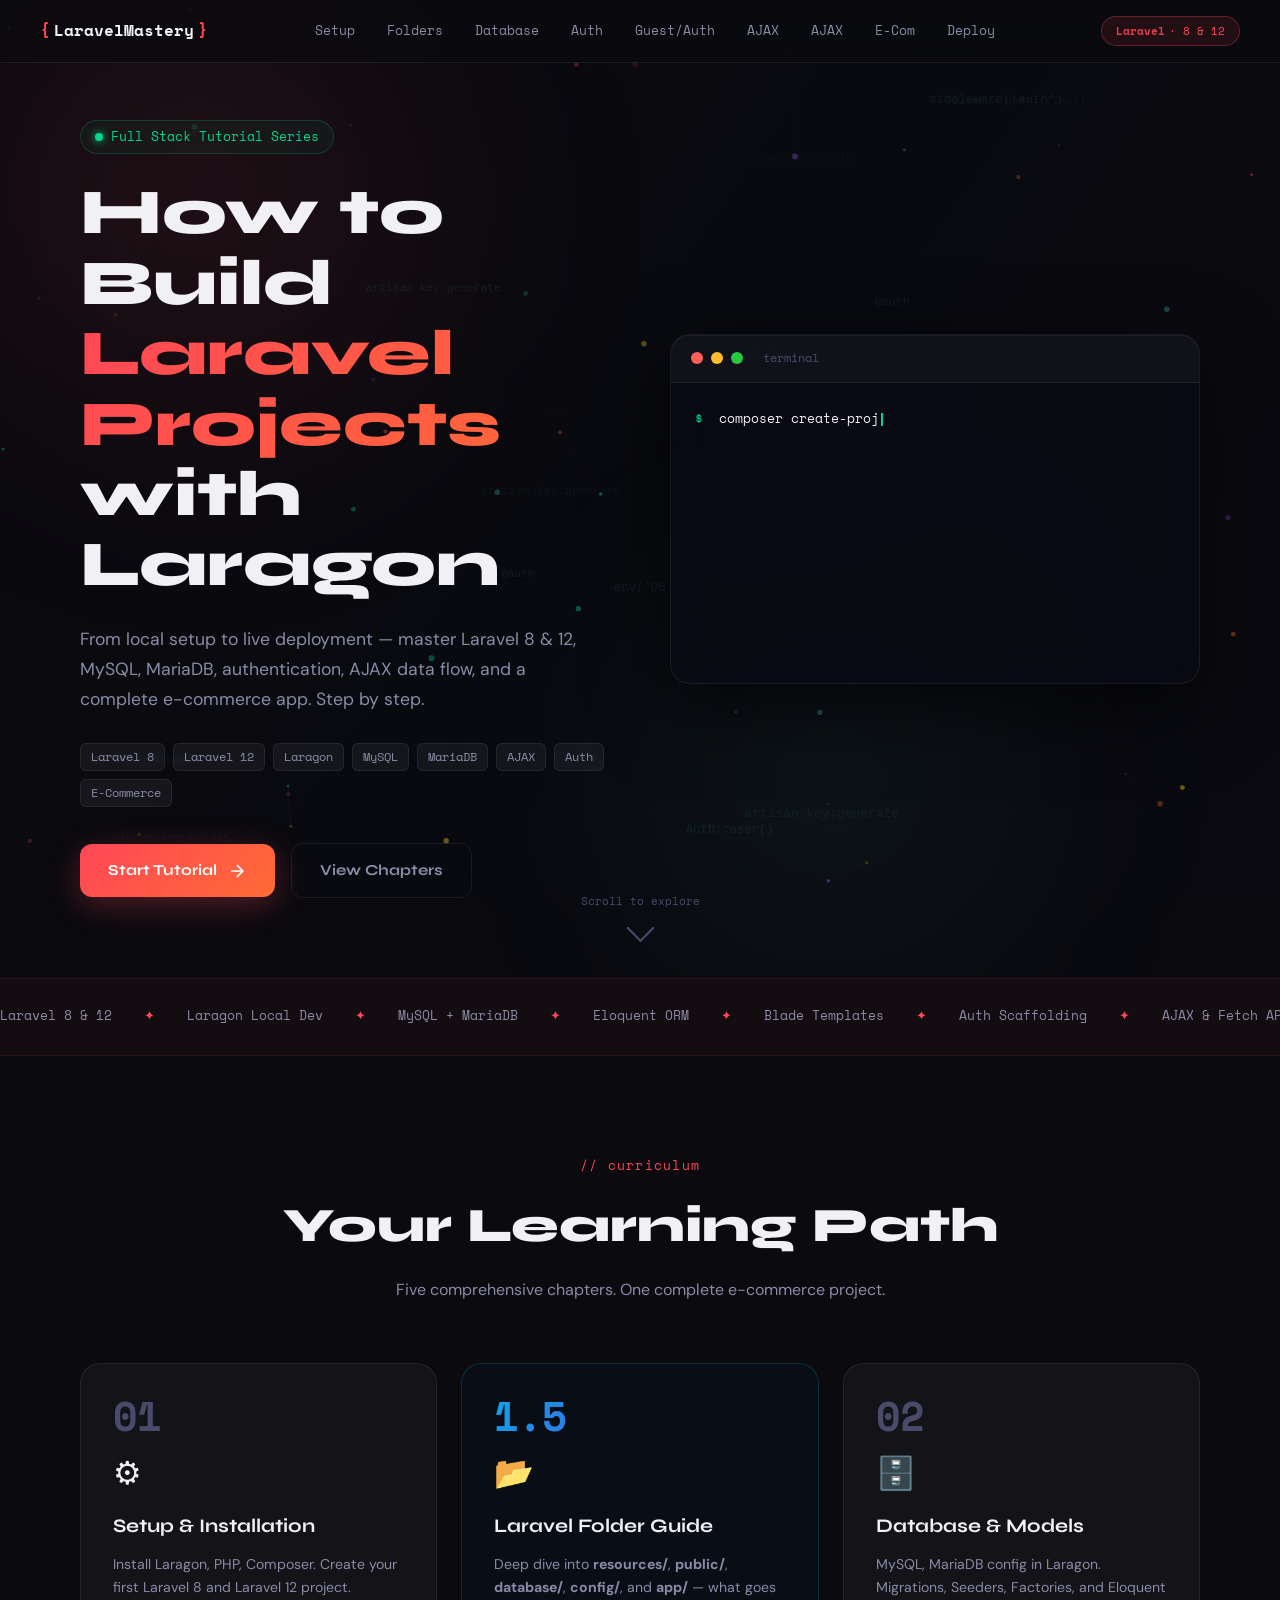
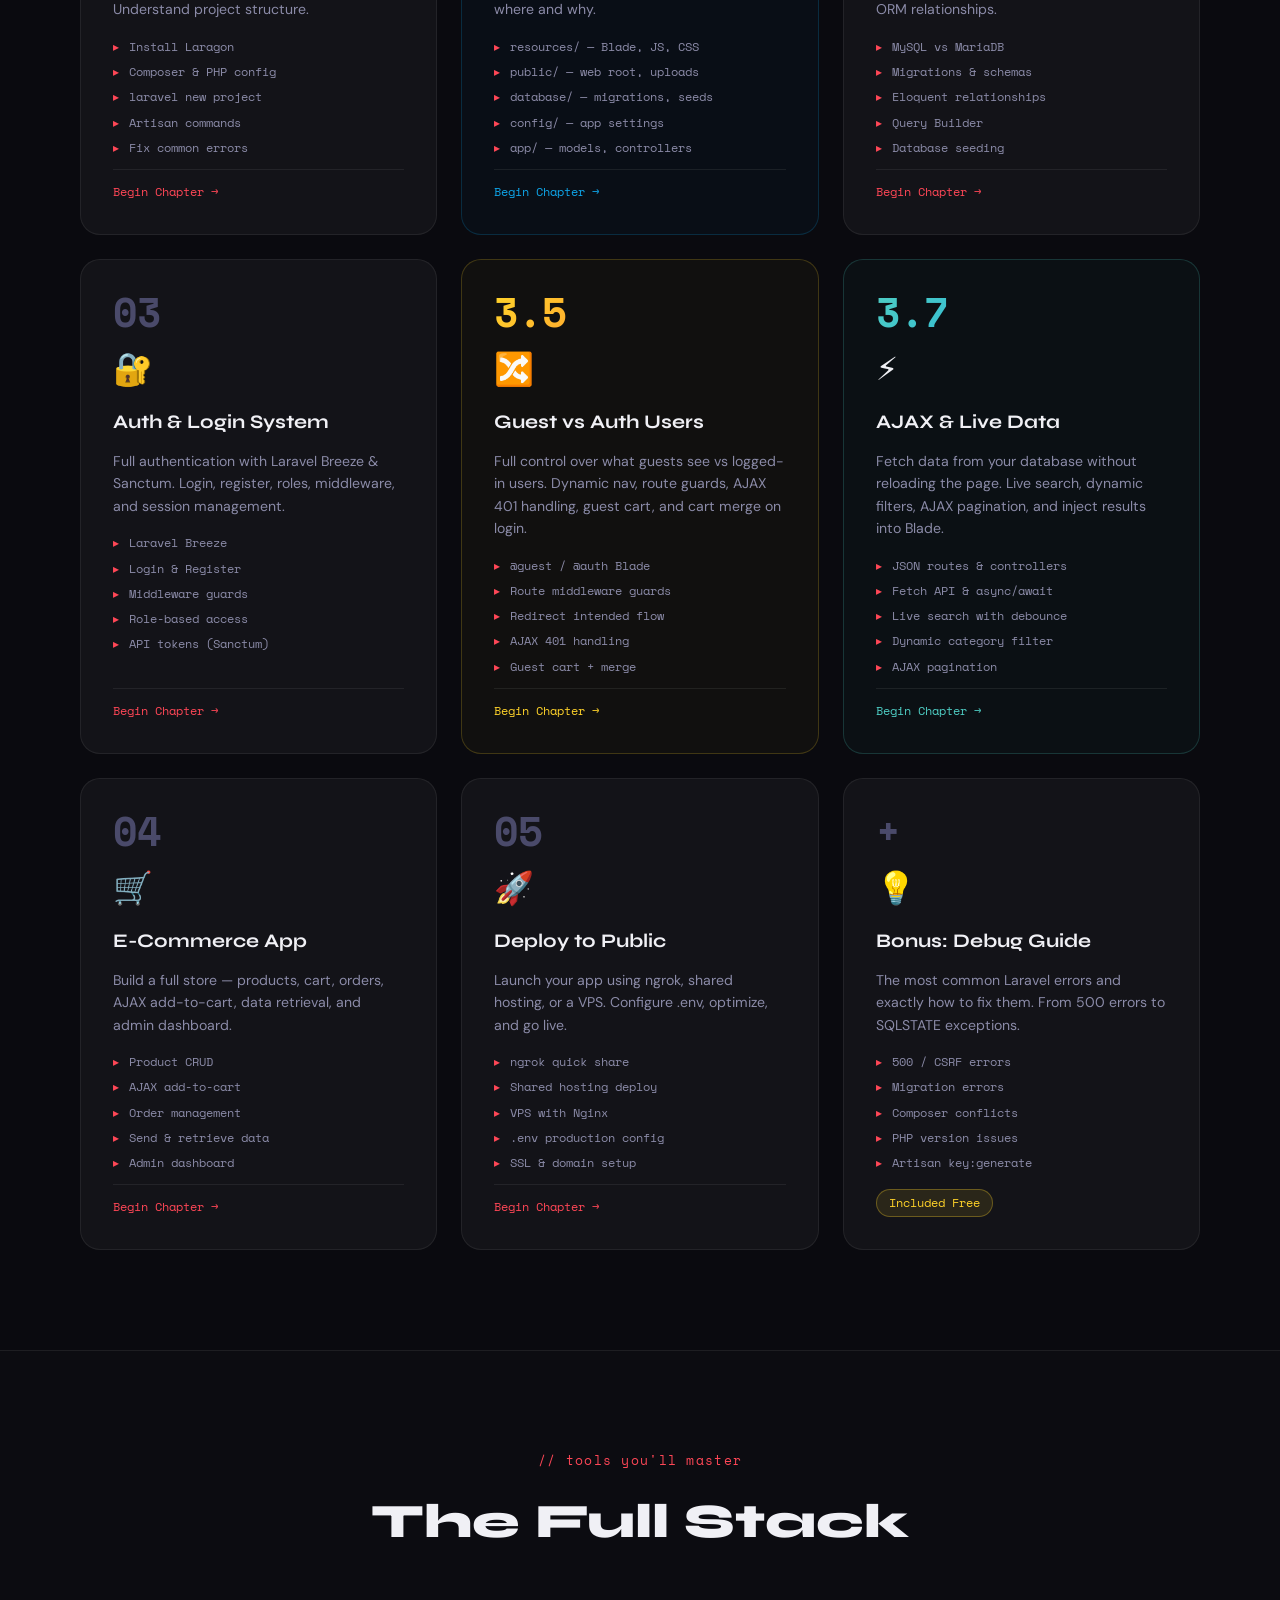
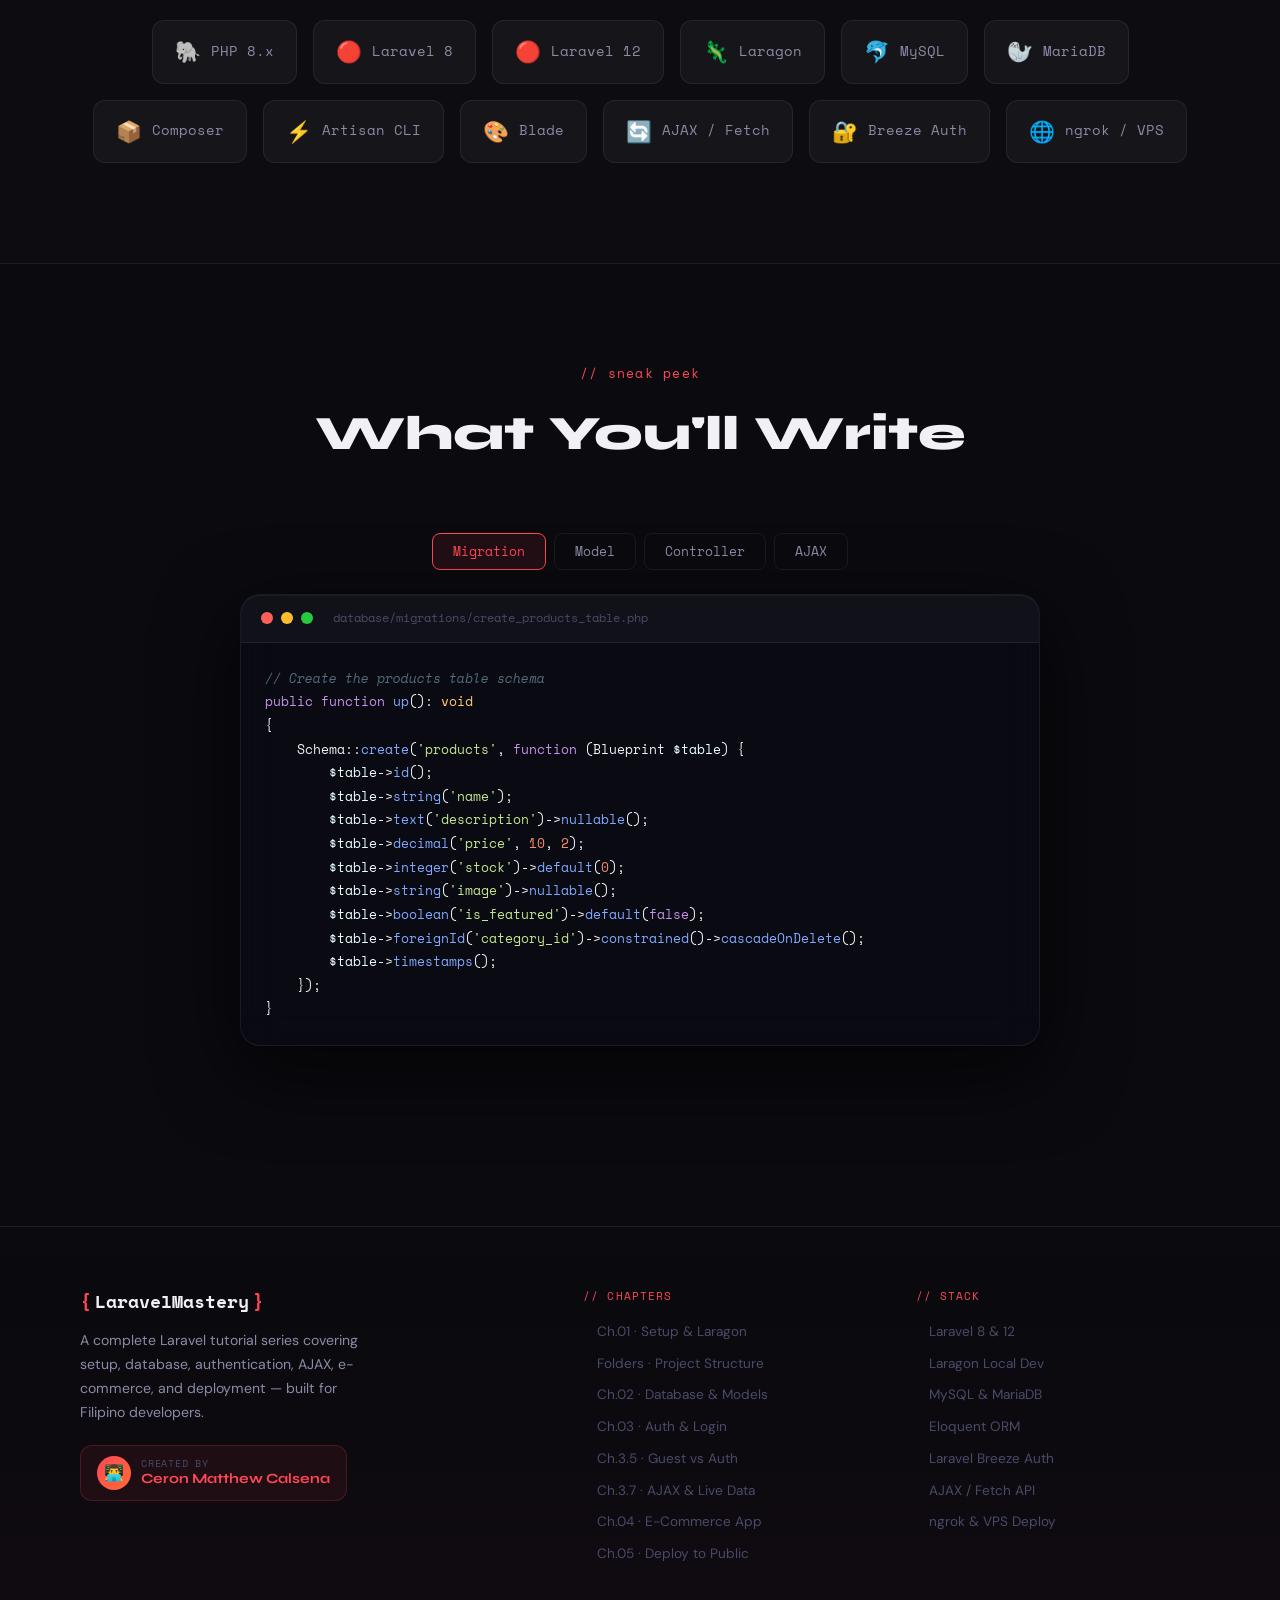
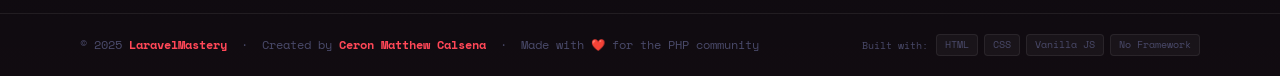
<file: index.html>
<!DOCTYPE html>
<html lang="en">
<head>
  <meta charset="UTF-8" />
  <meta name="viewport" content="width=device-width, initial-scale=1.0"/>
  <title>Laravel Mastery — From Zero to Live</title>
  <!-- Fonts loaded via CSS @import for file:// compatibility -->
  <link rel="stylesheet" href="css/main.css" />
  <link rel="stylesheet" href="css/components.css" />
  <link rel="stylesheet" href="css/animations.css" />
</head>
<body>

  <!-- NAV -->
  <nav class="nav" id="nav">
    <div class="nav__logo">
      <span class="nav__logo-bracket">{</span>
      <span class="nav__logo-text">LaravelMastery</span>
      <span class="nav__logo-bracket">}</span>
    </div>
    <div class="nav__links">
      <a href="html/chapter1.html">Setup</a>
      <a href="html/chapter-folders.html">Folders</a>
      <a href="html/chapter2.html">Database</a>
      <a href="html/chapter3.html">Auth</a>
      <a href="html/chapter-guest-auth.html">Guest/Auth</a>
      <a href="html/chapter-ajax.html">AJAX</a>
      <a href="html/chapter-ajax.html">AJAX</a>
      <a href="html/chapter4.html">E-Com</a>
      <a href="html/chapter5.html">Deploy</a>
    </div>
    <span class="nav__badge"><span class="nav__badge-num">Laravel</span> · 8 &amp; 12</span>
  </nav>

  <!-- CANVAS BACKGROUND -->
  <canvas id="bgCanvas"></canvas>

  <!-- ===== HERO ===== -->
  <section class="hero" id="hero">
    <div class="hero__glow hero__glow--1"></div>
    <div class="hero__glow hero__glow--2"></div>

    <div class="hero__content">
      <div class="hero__label">
        <span class="dot dot--green"></span>
        Full Stack Tutorial Series
      </div>

      <h1 class="hero__title">
        <span class="hero__title-line">How to Build</span>
        <span class="hero__title-line hero__title-line--accent">Laravel Projects</span>
        <span class="hero__title-line">with Laragon</span>
      </h1>

      <p class="hero__subtitle">
        From local setup to live deployment — master Laravel 8 & 12, MySQL, MariaDB,
        authentication, AJAX data flow, and a complete e-commerce app. Step by step.
      </p>

      <div class="hero__tags">
        <span class="tag">Laravel 8</span>
        <span class="tag">Laravel 12</span>
        <span class="tag">Laragon</span>
        <span class="tag">MySQL</span>
        <span class="tag">MariaDB</span>
        <span class="tag">AJAX</span>
        <span class="tag">Auth</span>
        <span class="tag">E-Commerce</span>
      </div>

      <div class="hero__cta">
        <a href="html/chapter1.html" class="btn btn--primary">
          <span>Start Tutorial</span>
          <svg width="20" height="20" viewBox="0 0 24 24" fill="none" stroke="currentColor" stroke-width="2"><path d="M5 12h14M12 5l7 7-7 7"/></svg>
        </a>
        <a href="#overview" class="btn btn--ghost">View Chapters</a>
      </div>
    </div>

    <div class="hero__code-window">
      <div class="code-window">
        <div class="code-window__bar">
          <span class="code-window__dot code-window__dot--red"></span>
          <span class="code-window__dot code-window__dot--yellow"></span>
          <span class="code-window__dot code-window__dot--green"></span>
          <span class="code-window__title">terminal</span>
        </div>
        <div class="code-window__body" id="terminalBody">
          <div class="terminal-line"><span class="t-prompt">$</span> <span class="t-cmd typing-text" id="typingCmd"></span></div>
          <div class="terminal-output" id="terminalOutput"></div>
        </div>
      </div>
    </div>

    <div class="hero__scroll-hint">
      <span>Scroll to explore</span>
      <div class="scroll-arrow"></div>
    </div>
  </section>

  <!-- ===== OVERVIEW STRIP ===== -->
  <section class="strip" id="overview">
    <div class="strip__inner" id="stripInner">
      <span>Laravel 8 &amp; 12</span><span class="strip__sep">✦</span><span>Laragon Local Dev</span><span class="strip__sep">✦</span><span>MySQL + MariaDB</span><span class="strip__sep">✦</span><span>Eloquent ORM</span><span class="strip__sep">✦</span><span>Blade Templates</span><span class="strip__sep">✦</span><span>Auth Scaffolding</span><span class="strip__sep">✦</span><span>AJAX &amp; Fetch API</span><span class="strip__sep">✦</span><span>REST APIs</span><span class="strip__sep">✦</span><span>Deploy to Live</span><span class="strip__sep">✦</span>
      <span>Laravel 8 &amp; 12</span><span class="strip__sep">✦</span><span>Laragon Local Dev</span><span class="strip__sep">✦</span><span>MySQL + MariaDB</span><span class="strip__sep">✦</span><span>Eloquent ORM</span><span class="strip__sep">✦</span><span>Blade Templates</span><span class="strip__sep">✦</span><span>Auth Scaffolding</span><span class="strip__sep">✦</span><span>AJAX &amp; Fetch API</span><span class="strip__sep">✦</span><span>REST APIs</span><span class="strip__sep">✦</span><span>Deploy to Live</span><span class="strip__sep">✦</span>
    </div>
  </section>

  <!-- ===== CHAPTERS ===== -->
  <section class="chapters" id="chapters">
    <div class="section-header">
      <p class="section-header__label">// curriculum</p>
      <h2 class="section-header__title">Your Learning Path</h2>
      <p class="section-header__sub">Five comprehensive chapters. One complete e-commerce project.</p>
    </div>

    <div class="chapters__grid">

      <a href="html/chapter1.html" class="chapter-card chapter-card--1 reveal">
        <div class="chapter-card__num">01</div>
        <div class="chapter-card__icon">⚙️</div>
        <h3 class="chapter-card__title">Setup & Installation</h3>
        <p class="chapter-card__desc">Install Laragon, PHP, Composer. Create your first Laravel 8 and Laravel 12 project. Understand project structure.</p>
        <ul class="chapter-card__topics">
          <li>Install Laragon</li>
          <li>Composer & PHP config</li>
          <li>laravel new project</li>
          <li>Artisan commands</li>
          <li>Fix common errors</li>
        </ul>
        <span class="chapter-card__cta">Begin Chapter →</span>
      </a>

      <a href="html/chapter-folders.html" class="chapter-card reveal" style="border-color:rgba(14,165,233,0.2);background:rgba(14,165,233,0.03);">
        <div class="chapter-card__num" style="background:linear-gradient(135deg,#0ea5e9,#6d28d9);-webkit-background-clip:text;-webkit-text-fill-color:transparent;background-clip:text;">1.5</div>
        <div class="chapter-card__icon">📂</div>
        <h3 class="chapter-card__title">Laravel Folder Guide</h3>
        <p class="chapter-card__desc">Deep dive into <strong>resources/</strong>, <strong>public/</strong>, <strong>database/</strong>, <strong>config/</strong>, and <strong>app/</strong> — what goes where and why.</p>
        <ul class="chapter-card__topics">
          <li>resources/ — Blade, JS, CSS</li>
          <li>public/ — web root, uploads</li>
          <li>database/ — migrations, seeds</li>
          <li>config/ — app settings</li>
          <li>app/ — models, controllers</li>
        </ul>
        <span class="chapter-card__cta" style="color:#0ea5e9;">Begin Chapter →</span>
      </a>

      <a href="html/chapter2.html" class="chapter-card chapter-card--2 reveal">
        <div class="chapter-card__num">02</div>
        <div class="chapter-card__icon">🗄️</div>
        <h3 class="chapter-card__title">Database & Models</h3>
        <p class="chapter-card__desc">MySQL, MariaDB config in Laragon. Migrations, Seeders, Factories, and Eloquent ORM relationships.</p>
        <ul class="chapter-card__topics">
          <li>MySQL vs MariaDB</li>
          <li>Migrations & schemas</li>
          <li>Eloquent relationships</li>
          <li>Query Builder</li>
          <li>Database seeding</li>
        </ul>
        <span class="chapter-card__cta">Begin Chapter →</span>
      </a>

      <a href="html/chapter3.html" class="chapter-card chapter-card--3 reveal">
        <div class="chapter-card__num">03</div>
        <div class="chapter-card__icon">🔐</div>
        <h3 class="chapter-card__title">Auth & Login System</h3>
        <p class="chapter-card__desc">Full authentication with Laravel Breeze & Sanctum. Login, register, roles, middleware, and session management.</p>
        <ul class="chapter-card__topics">
          <li>Laravel Breeze</li>
          <li>Login & Register</li>
          <li>Middleware guards</li>
          <li>Role-based access</li>
          <li>API tokens (Sanctum)</li>
        </ul>
        <span class="chapter-card__cta">Begin Chapter →</span>
      </a>

      <a href="html/chapter-guest-auth.html" class="chapter-card reveal" style="border-color:rgba(255,211,42,0.2);background:rgba(255,211,42,0.03);">
        <div class="chapter-card__num" style="background:linear-gradient(135deg,var(--accent-yellow),var(--accent-orange));-webkit-background-clip:text;-webkit-text-fill-color:transparent;background-clip:text;">3.5</div>
        <div class="chapter-card__icon">🔀</div>
        <h3 class="chapter-card__title">Guest vs Auth Users</h3>
        <p class="chapter-card__desc">Full control over what guests see vs logged-in users. Dynamic nav, route guards, AJAX 401 handling, guest cart, and cart merge on login.</p>
        <ul class="chapter-card__topics">
          <li>@guest / @auth Blade</li>
          <li>Route middleware guards</li>
          <li>Redirect intended flow</li>
          <li>AJAX 401 handling</li>
          <li>Guest cart + merge</li>
        </ul>
        <span class="chapter-card__cta" style="color:var(--accent-yellow);">Begin Chapter →</span>
      </a>

      <a href="html/chapter-ajax.html" class="chapter-card reveal" style="border-color:rgba(78,205,196,0.2);background:rgba(78,205,196,0.03);">
        <div class="chapter-card__num" style="background:linear-gradient(135deg,#4ecdc4,#0ea5e9);-webkit-background-clip:text;-webkit-text-fill-color:transparent;background-clip:text;">3.7</div>
        <div class="chapter-card__icon">⚡</div>
        <h3 class="chapter-card__title">AJAX & Live Data</h3>
        <p class="chapter-card__desc">Fetch data from your database without reloading the page. Live search, dynamic filters, AJAX pagination, and inject results into Blade.</p>
        <ul class="chapter-card__topics">
          <li>JSON routes & controllers</li>
          <li>Fetch API & async/await</li>
          <li>Live search with debounce</li>
          <li>Dynamic category filter</li>
          <li>AJAX pagination</li>
        </ul>
        <span class="chapter-card__cta" style="color:var(--accent-blue);">Begin Chapter →</span>
      </a>

      <a href="html/chapter4.html" class="chapter-card chapter-card--4 reveal">
        <div class="chapter-card__num">04</div>
        <div class="chapter-card__icon">🛒</div>
        <h3 class="chapter-card__title">E-Commerce App</h3>
        <p class="chapter-card__desc">Build a full store — products, cart, orders, AJAX add-to-cart, data retrieval, and admin dashboard.</p>
        <ul class="chapter-card__topics">
          <li>Product CRUD</li>
          <li>AJAX add-to-cart</li>
          <li>Order management</li>
          <li>Send & retrieve data</li>
          <li>Admin dashboard</li>
        </ul>
        <span class="chapter-card__cta">Begin Chapter →</span>
      </a>

      <a href="html/chapter5.html" class="chapter-card chapter-card--5 reveal">
        <div class="chapter-card__num">05</div>
        <div class="chapter-card__icon">🚀</div>
        <h3 class="chapter-card__title">Deploy to Public</h3>
        <p class="chapter-card__desc">Launch your app using ngrok, shared hosting, or a VPS. Configure .env, optimize, and go live.</p>
        <ul class="chapter-card__topics">
          <li>ngrok quick share</li>
          <li>Shared hosting deploy</li>
          <li>VPS with Nginx</li>
          <li>.env production config</li>
          <li>SSL & domain setup</li>
        </ul>
        <span class="chapter-card__cta">Begin Chapter →</span>
      </a>

      <div class="chapter-card chapter-card--bonus reveal">
        <div class="chapter-card__num">+</div>
        <div class="chapter-card__icon">💡</div>
        <h3 class="chapter-card__title">Bonus: Debug Guide</h3>
        <p class="chapter-card__desc">The most common Laravel errors and exactly how to fix them. From 500 errors to SQLSTATE exceptions.</p>
        <ul class="chapter-card__topics">
          <li>500 / CSRF errors</li>
          <li>Migration errors</li>
          <li>Composer conflicts</li>
          <li>PHP version issues</li>
          <li>Artisan key:generate</li>
        </ul>
        <span class="chapter-card__badge">Included Free</span>
      </div>

    </div>
  </section>

  <!-- ===== TECH STACK ===== -->
  <section class="techstack reveal-section">
    <div class="section-header">
      <p class="section-header__label">// tools you'll master</p>
      <h2 class="section-header__title">The Full Stack</h2>
    </div>
    <div class="techstack__grid">
      <div class="tech-item reveal"><div class="tech-item__icon">🐘</div><span>PHP 8.x</span></div>
      <div class="tech-item reveal"><div class="tech-item__icon">🔴</div><span>Laravel 8</span></div>
      <div class="tech-item reveal"><div class="tech-item__icon">🔴</div><span>Laravel 12</span></div>
      <div class="tech-item reveal"><div class="tech-item__icon">🦎</div><span>Laragon</span></div>
      <div class="tech-item reveal"><div class="tech-item__icon">🐬</div><span>MySQL</span></div>
      <div class="tech-item reveal"><div class="tech-item__icon">🦭</div><span>MariaDB</span></div>
      <div class="tech-item reveal"><div class="tech-item__icon">📦</div><span>Composer</span></div>
      <div class="tech-item reveal"><div class="tech-item__icon">⚡</div><span>Artisan CLI</span></div>
      <div class="tech-item reveal"><div class="tech-item__icon">🎨</div><span>Blade</span></div>
      <div class="tech-item reveal"><div class="tech-item__icon">🔄</div><span>AJAX / Fetch</span></div>
      <div class="tech-item reveal"><div class="tech-item__icon">🔐</div><span>Breeze Auth</span></div>
      <div class="tech-item reveal"><div class="tech-item__icon">🌐</div><span>ngrok / VPS</span></div>
    </div>
  </section>

  <!-- ===== PREVIEW CODE ===== -->
  <section class="code-preview reveal-section">
    <div class="section-header">
      <p class="section-header__label">// sneak peek</p>
      <h2 class="section-header__title">What You'll Write</h2>
    </div>
    <div class="code-preview__tabs">
      <button class="tab-btn tab-btn--active" data-tab="migration">Migration</button>
      <button class="tab-btn" data-tab="model">Model</button>
      <button class="tab-btn" data-tab="controller">Controller</button>
      <button class="tab-btn" data-tab="ajax">AJAX</button>
    </div>
    <div class="code-preview__window">
      <div class="code-window">
        <div class="code-window__bar">
          <span class="code-window__dot code-window__dot--red"></span>
          <span class="code-window__dot code-window__dot--yellow"></span>
          <span class="code-window__dot code-window__dot--green"></span>
          <span class="code-window__title" id="codeTabTitle">database/migrations/create_products_table.php</span>
        </div>
        <pre class="code-window__body code-window__body--pre" id="codeTabContent"></pre>
      </div>
    </div>
  </section>

  <footer class="site-footer">
    <div class="site-footer__top">

      <div class="site-footer__brand">
        <a href="index.html" class="site-footer__logo">
          <span class="site-footer__logo-bracket">{</span>
          <span>LaravelMastery</span>
          <span class="site-footer__logo-bracket">}</span>
        </a>
        <p class="site-footer__tagline">
          A complete Laravel tutorial series covering setup, database, authentication,
          AJAX, e-commerce, and deployment — built for Filipino developers.
        </p>
        <div class="site-footer__creator">
          <div class="site-footer__creator-avatar">👨&#x200D;💻</div>
          <div class="site-footer__creator-info">
            <div class="site-footer__creator-label">Created by</div>
            <div class="site-footer__creator-name">Ceron Matthew Calsena</div>
          </div>
        </div>
      </div>

      <div>
        <p class="site-footer__col-title">// Chapters</p>
        <ul class="site-footer__links">
          <li><a href="html/chapter1.html"><span class="link-arrow">▸</span> Ch.01 · Setup &amp; Laragon</a></li>
          <li><a href="html/chapter-folders.html"><span class="link-arrow">▸</span> Folders · Project Structure</a></li>
          <li><a href="html/chapter2.html"><span class="link-arrow">▸</span> Ch.02 · Database &amp; Models</a></li>
          <li><a href="html/chapter3.html"><span class="link-arrow">▸</span> Ch.03 · Auth &amp; Login</a></li>
          <li><a href="html/chapter-guest-auth.html"><span class="link-arrow">▸</span> Ch.3.5 · Guest vs Auth</a></li>
          <li><a href="html/chapter-ajax.html"><span class="link-arrow">▸</span> Ch.3.7 · AJAX &amp; Live Data</a></li>
          <li><a href="html/chapter4.html"><span class="link-arrow">▸</span> Ch.04 · E-Commerce App</a></li>
          <li><a href="html/chapter5.html"><span class="link-arrow">▸</span> Ch.05 · Deploy to Public</a></li>
        </ul>
      </div>

      <div>
        <p class="site-footer__col-title">// Stack</p>
        <ul class="site-footer__links">
          <li><a href="html/chapter1.html"><span class="link-arrow">▸</span> Laravel 8 &amp; 12</a></li>
          <li><a href="html/chapter1.html"><span class="link-arrow">▸</span> Laragon Local Dev</a></li>
          <li><a href="html/chapter2.html"><span class="link-arrow">▸</span> MySQL &amp; MariaDB</a></li>
          <li><a href="html/chapter2.html"><span class="link-arrow">▸</span> Eloquent ORM</a></li>
          <li><a href="html/chapter3.html"><span class="link-arrow">▸</span> Laravel Breeze Auth</a></li>
          <li><a href="html/chapter-ajax.html"><span class="link-arrow">▸</span> AJAX / Fetch API</a></li>
          <li><a href="html/chapter5.html"><span class="link-arrow">▸</span> ngrok &amp; VPS Deploy</a></li>
        </ul>
      </div>

    </div>
    <div class="site-footer__bottom">
      <p class="site-footer__copy">
        &copy; 2025 <strong>LaravelMastery</strong> &nbsp;&middot;&nbsp; Created by <strong>Ceron Matthew Calsena</strong> &nbsp;&middot;&nbsp; Made with ❤️ for the PHP community
      </p>
      <div class="site-footer__stack">
        <span class="site-footer__stack-label">Built with:</span>
        <div class="site-footer__stack-tags">
          <span class="site-footer__stack-tag">HTML</span>
          <span class="site-footer__stack-tag">CSS</span>
          <span class="site-footer__stack-tag">Vanilla JS</span>
          <span class="site-footer__stack-tag">No Framework</span>
        </div>
      </div>
    </div>
  </footer>

  <script src="js/canvas.js"></script>
  <script src="js/terminal.js"></script>
  <script src="js/scroll.js"></script>
  <script src="js/tabs.js"></script>
  <script src="js/nav.js"></script>
</body>
</html>
</file>
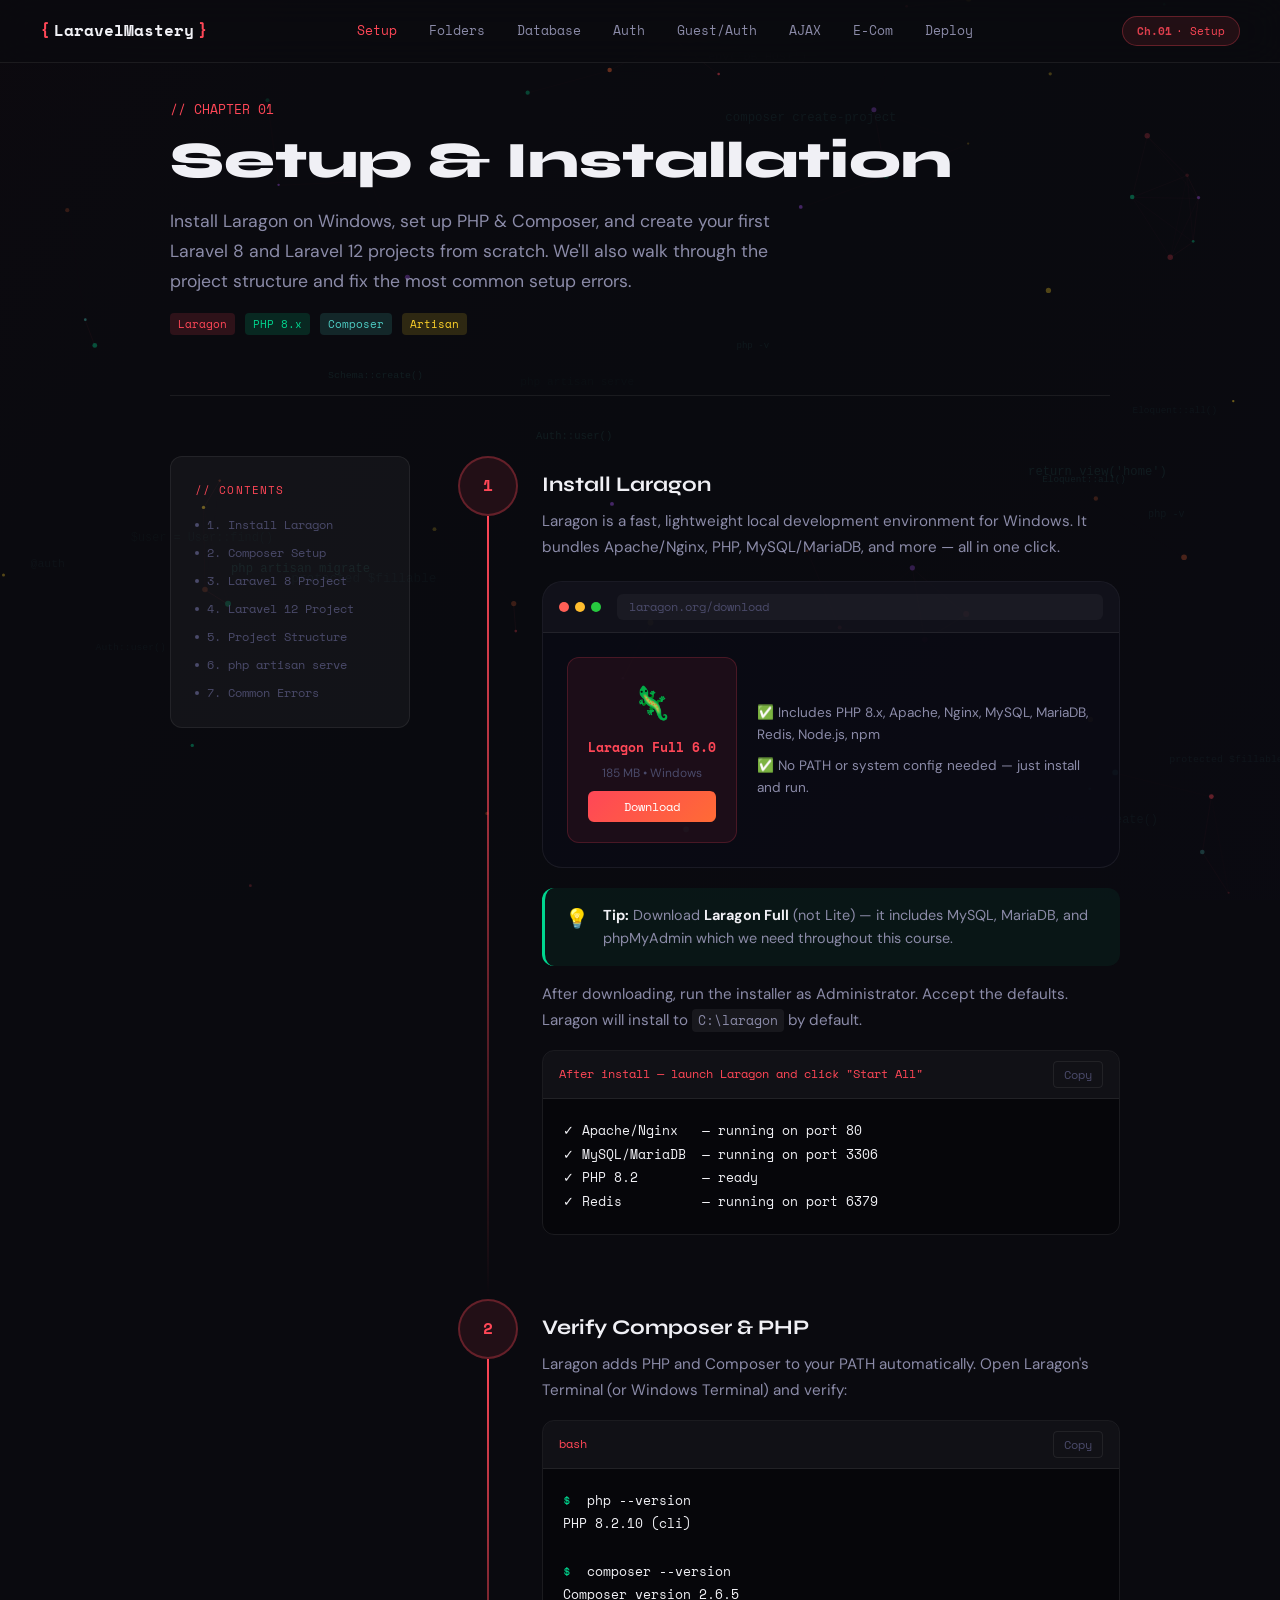
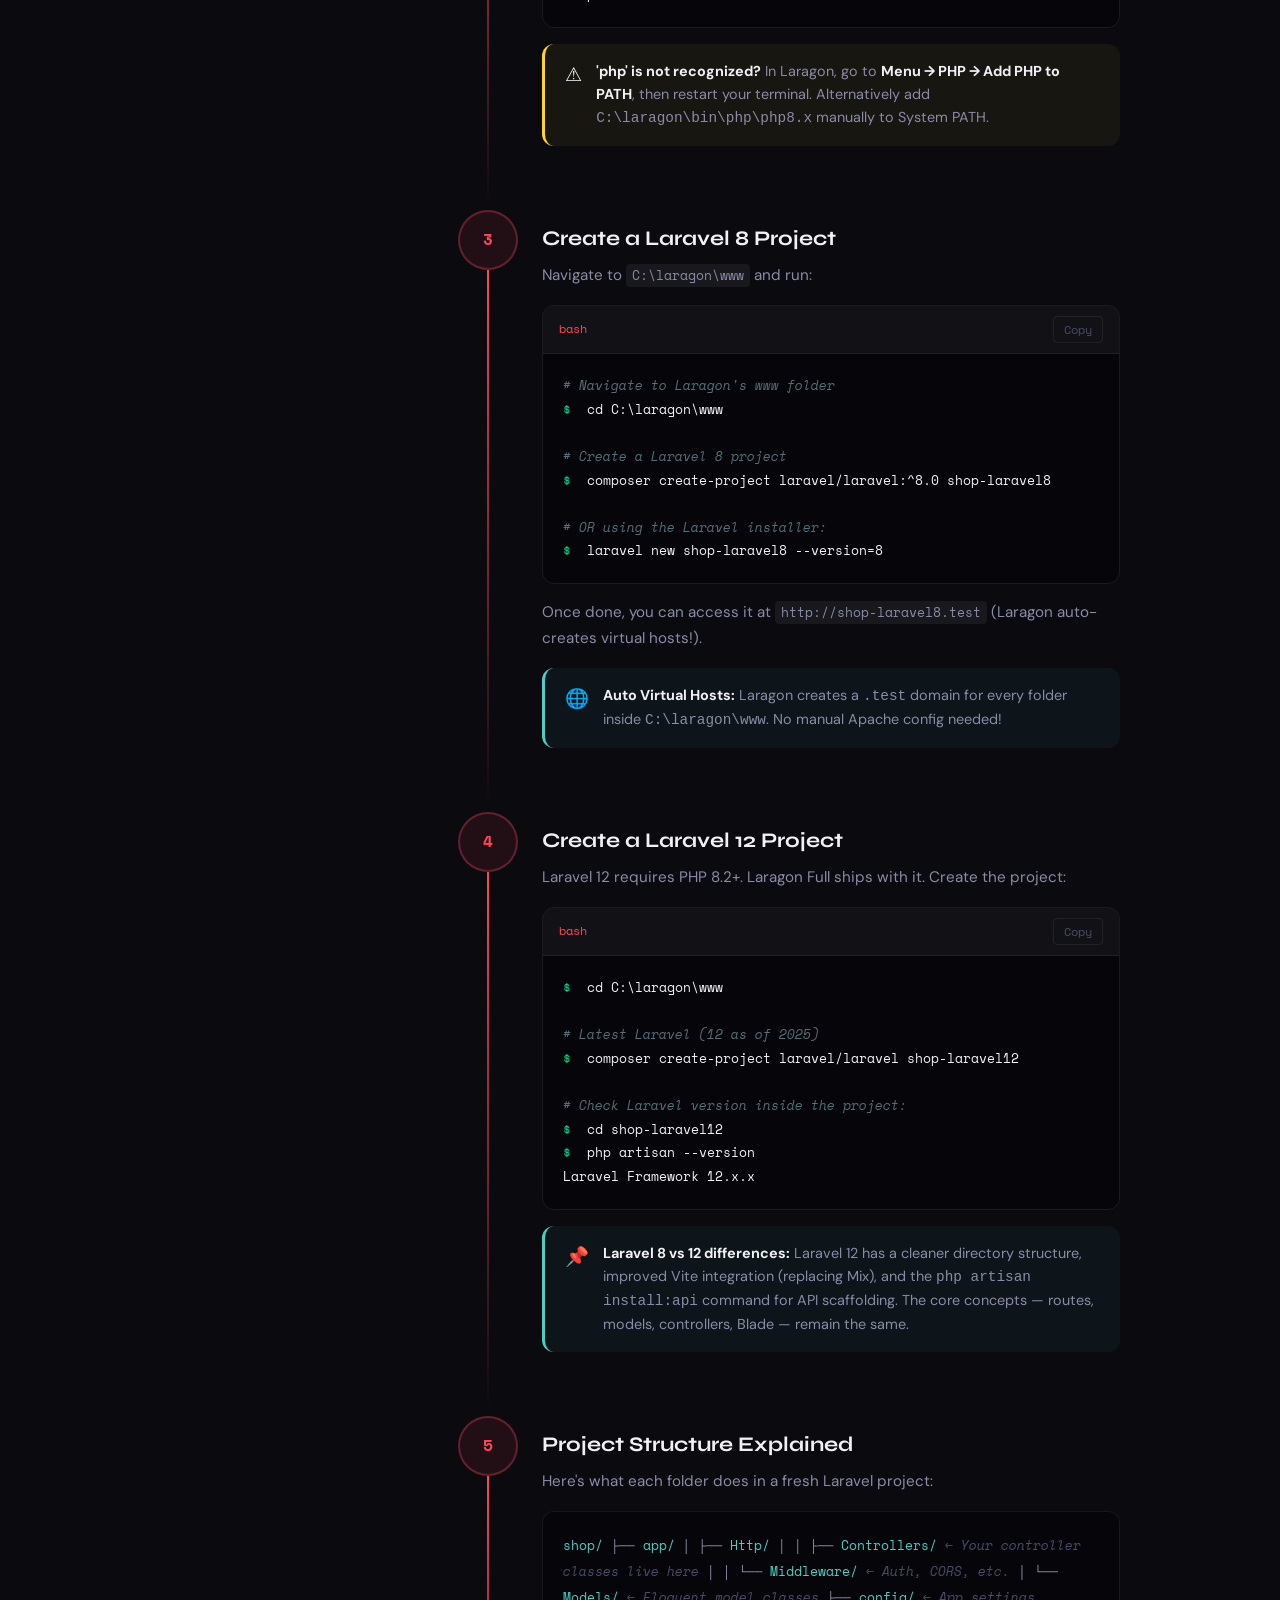
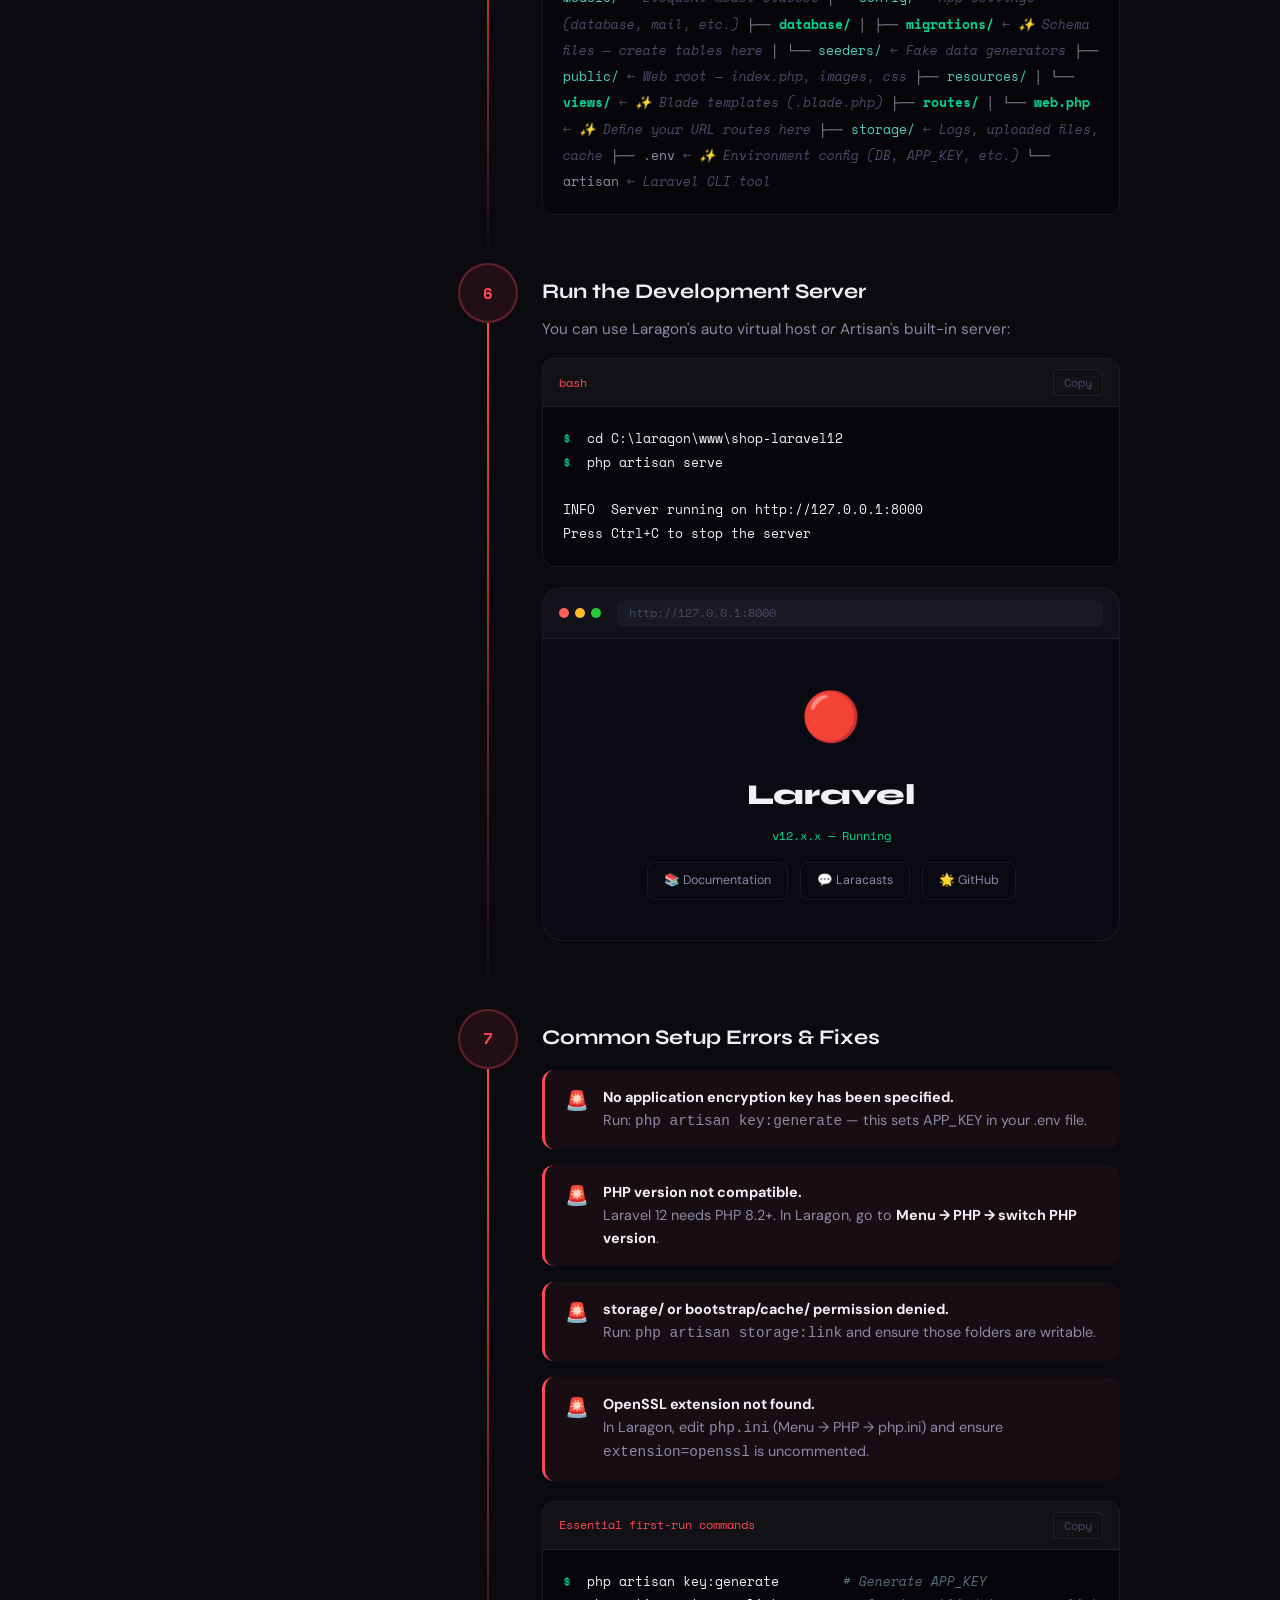
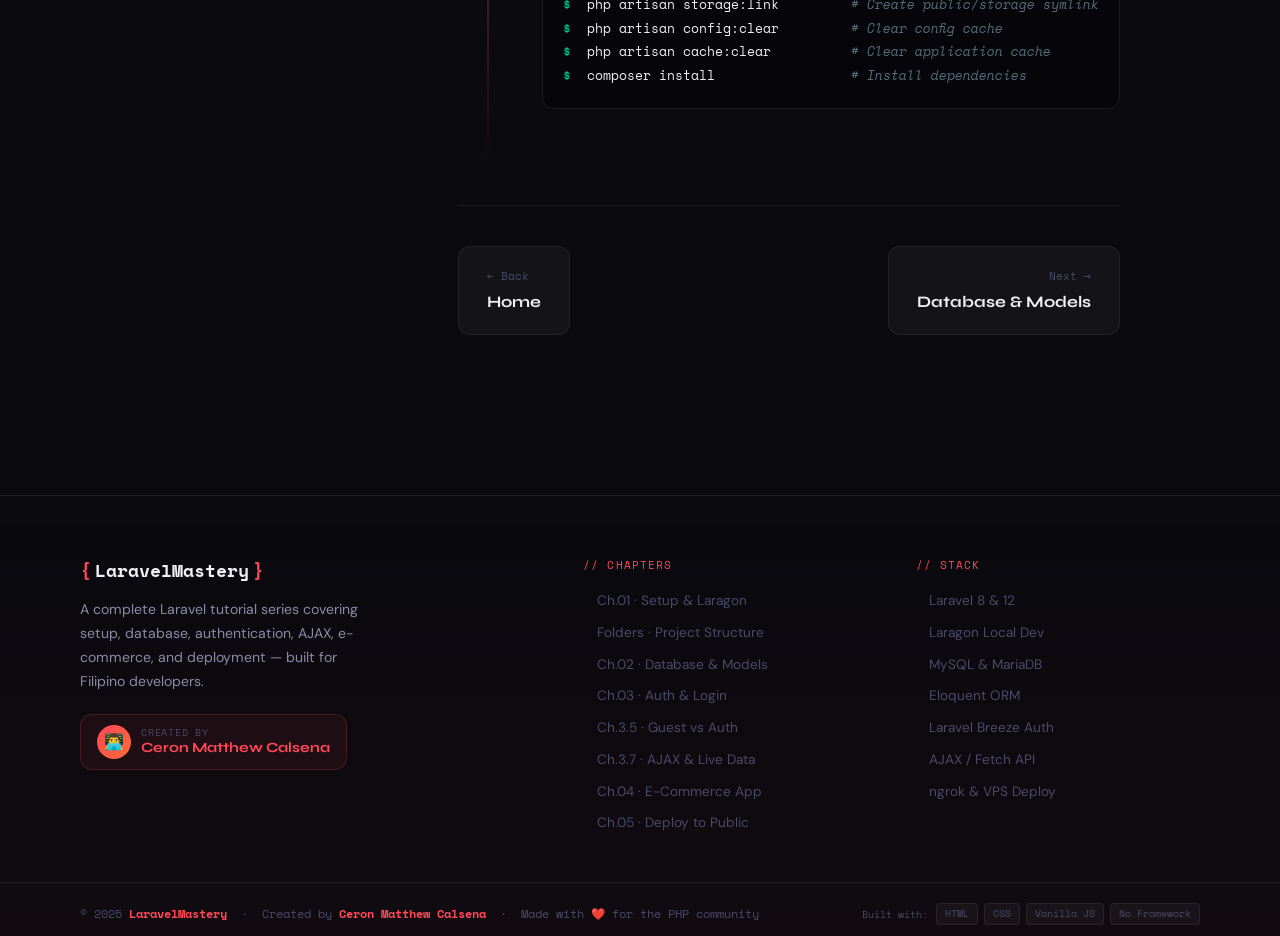
<file: html/chapter1.html>
<!DOCTYPE html>
<html lang="en">
<head>
  <meta charset="UTF-8"/>
  <meta name="viewport" content="width=device-width, initial-scale=1.0"/>
  <title>Chapter 1 — Setup & Installation | Laravel Mastery</title>

<link rel="stylesheet" href="../css/main.css"/>
  <link rel="stylesheet" href="../css/components.css"/>
  <link rel="stylesheet" href="../css/animations.css"/>
</head>
<body>

  <nav class="nav" id="nav">
    <a href="../index.html" class="nav__logo">
      <span class="nav__logo-bracket">{</span>
      <span class="nav__logo-text">LaravelMastery</span>
      <span class="nav__logo-bracket">}</span>
    </a>
    <div class="nav__links">
      <a href="chapter1.html" style="color:var(--accent-red)">Setup</a>
      <a href="chapter-folders.html">Folders</a>
      <a href="chapter2.html">Database</a>
      <a href="chapter3.html">Auth</a>
      <a href="chapter-guest-auth.html">Guest/Auth</a>
      <a href="chapter-ajax.html">AJAX</a>
      <a href="chapter4.html">E-Com</a>
      <a href="chapter5.html">Deploy</a>
    </div>
    <a href="../index.html" class="nav__badge" title="Back to Home — Setup"><span class="nav__badge-num">Ch.01</span> · Setup</a>
  </nav>

  <canvas id="bgCanvas"></canvas>

  <div class="chapter-page">
    <div class="chapter-hero">
      <p class="chapter-hero__num">// CHAPTER 01</p>
      <h1 class="chapter-hero__title">Setup & Installation</h1>
      <p class="chapter-hero__desc">
        Install Laragon on Windows, set up PHP & Composer, and create your first
        Laravel 8 and Laravel 12 projects from scratch. We'll also walk through
        the project structure and fix the most common setup errors.
      </p>
      <div style="display:flex;gap:10px;flex-wrap:wrap;margin-top:16px;">
        <span class="badge badge--red">Laragon</span>
        <span class="badge badge--green">PHP 8.x</span>
        <span class="badge badge--blue">Composer</span>
        <span class="badge badge--yellow">Artisan</span>
      </div>
    </div>

    <div class="chapter-layout">

      <!-- TOC -->
      <aside>
        <div class="toc">
          <p class="toc__title">// Contents</p>
          <ul class="toc__list">
            <li class="toc__item"><a href="#laragon">1. Install Laragon</a></li>
            <li class="toc__item"><a href="#composer">2. Composer Setup</a></li>
            <li class="toc__item"><a href="#laravel8">3. Laravel 8 Project</a></li>
            <li class="toc__item"><a href="#laravel12">4. Laravel 12 Project</a></li>
            <li class="toc__item"><a href="#structure">5. Project Structure</a></li>
            <li class="toc__item"><a href="#serve">6. php artisan serve</a></li>
            <li class="toc__item"><a href="#errors">7. Common Errors</a></li>
          </ul>
        </div>
      </aside>

      <!-- CONTENT -->
      <main>

        <!-- STEP 1 -->
        <div class="step reveal" data-section="laragon" id="laragon">
          <div class="step__num">1</div>
          <div class="step__content">
            <h2 class="step__title">Install Laragon</h2>
            <p class="step__desc">
              Laragon is a fast, lightweight local development environment for Windows.
              It bundles Apache/Nginx, PHP, MySQL/MariaDB, and more — all in one click.
            </p>

            <!-- SIMULATED SCREENSHOT -->
            <div class="mockup-frame">
              <div class="mockup-frame__bar">
                <div class="mockup-frame__dots">
                  <div class="mockup-frame__dot mockup-frame__dot--r"></div>
                  <div class="mockup-frame__dot mockup-frame__dot--y"></div>
                  <div class="mockup-frame__dot mockup-frame__dot--g"></div>
                </div>
                <div class="mockup-frame__url">laragon.org/download</div>
              </div>
              <div class="mockup-frame__body">
                <div style="display:flex;gap:20px;align-items:center;flex-wrap:wrap;">
                  <div style="padding:20px;background:rgba(255,71,87,0.08);border:1px solid rgba(255,71,87,0.2);border-radius:12px;text-align:center;min-width:160px;">
                    <div style="font-size:2rem;margin-bottom:8px;">🦎</div>
                    <div style="font-family:var(--font-mono);font-size:0.8rem;color:var(--accent-red);font-weight:700;">Laragon Full 6.0</div>
                    <div style="font-size:0.75rem;color:var(--text-muted);margin:6px 0;">185 MB • Windows</div>
                    <div style="padding:6px 16px;background:linear-gradient(135deg,var(--accent-red),var(--accent-orange));border-radius:6px;font-size:0.75rem;color:white;font-family:var(--font-mono);cursor:pointer;margin-top:8px;">Download</div>
                  </div>
                  <div style="flex:1;min-width:200px;">
                    <p style="font-size:0.85rem;color:var(--text-secondary);margin-bottom:10px;">✅ Includes PHP 8.x, Apache, Nginx, MySQL, MariaDB, Redis, Node.js, npm</p>
                    <p style="font-size:0.85rem;color:var(--text-secondary);">✅ No PATH or system config needed — just install and run.</p>
                  </div>
                </div>
              </div>
            </div>

            <div class="info-box info-box--tip">
              <div class="info-box__icon">💡</div>
              <div class="info-box__text">
                <strong>Tip:</strong> Download <strong>Laragon Full</strong> (not Lite) — it includes MySQL, MariaDB, and
                phpMyAdmin which we need throughout this course.
              </div>
            </div>

            <p class="step__desc" style="margin-top:16px;">
              After downloading, run the installer as Administrator. Accept the defaults.
              Laragon will install to <code style="background:rgba(255,255,255,0.06);padding:2px 6px;border-radius:4px;font-family:var(--font-mono);font-size:0.8rem;">C:\laragon</code> by default.
            </p>

            <div class="code-block">
              <div class="code-block__header">
                <span class="code-block__lang">After install — launch Laragon and click "Start All"</span>
                <button class="code-block__copy">Copy</button>
              </div>
              <pre><span class="t-success">✓</span> Apache/Nginx   — running on port 80
<span class="t-success">✓</span> MySQL/MariaDB  — running on port 3306
<span class="t-success">✓</span> PHP 8.2        — ready
<span class="t-success">✓</span> Redis          — running on port 6379</pre>
            </div>
          </div>
        </div>

        <!-- STEP 2 -->
        <div class="step reveal" data-section="composer" id="composer">
          <div class="step__num">2</div>
          <div class="step__content">
            <h2 class="step__title">Verify Composer & PHP</h2>
            <p class="step__desc">
              Laragon adds PHP and Composer to your PATH automatically. Open
              Laragon's Terminal (or Windows Terminal) and verify:
            </p>

            <div class="code-block">
              <div class="code-block__header">
                <span class="code-block__lang">bash</span>
                <button class="code-block__copy">Copy</button>
              </div>
              <pre><span class="t-prompt">$</span> php --version
<span class="t-success">PHP 8.2.10 (cli)</span>

<span class="t-prompt">$</span> composer --version
<span class="t-success">Composer version 2.6.5</span></pre>
            </div>

            <div class="info-box info-box--warn">
              <div class="info-box__icon">⚠️</div>
              <div class="info-box__text">
                <strong>'php' is not recognized?</strong> In Laragon, go to <strong>Menu → PHP → Add PHP to PATH</strong>,
                then restart your terminal. Alternatively add <code>C:\laragon\bin\php\php8.x</code> manually to System PATH.
              </div>
            </div>
          </div>
        </div>

        <!-- STEP 3 -->
        <div class="step reveal" data-section="laravel8" id="laravel8">
          <div class="step__num">3</div>
          <div class="step__content">
            <h2 class="step__title">Create a Laravel 8 Project</h2>
            <p class="step__desc">
              Navigate to <code style="background:rgba(255,255,255,0.06);padding:2px 6px;border-radius:4px;font-family:var(--font-mono);font-size:0.8rem;">C:\laragon\www</code> and run:
            </p>

            <div class="code-block">
              <div class="code-block__header">
                <span class="code-block__lang">bash</span>
                <button class="code-block__copy">Copy</button>
              </div>
              <pre><span class="cm"># Navigate to Laragon's www folder</span>
<span class="t-prompt">$</span> cd C:\laragon\www

<span class="cm"># Create a Laravel 8 project</span>
<span class="t-prompt">$</span> composer create-project laravel/laravel:^8.0 shop-laravel8

<span class="cm"># OR using the Laravel installer:</span>
<span class="t-prompt">$</span> laravel new shop-laravel8 --version=8</pre>
            </div>

            <p class="step__desc">Once done, you can access it at <code style="background:rgba(255,255,255,0.06);padding:2px 6px;border-radius:4px;font-family:var(--font-mono);font-size:0.8rem;">http://shop-laravel8.test</code> (Laragon auto-creates virtual hosts!).</p>

            <div class="info-box info-box--info">
              <div class="info-box__icon">🌐</div>
              <div class="info-box__text">
                <strong>Auto Virtual Hosts:</strong> Laragon creates a <code>.test</code> domain for every folder inside
                <code>C:\laragon\www</code>. No manual Apache config needed!
              </div>
            </div>
          </div>
        </div>

        <!-- STEP 4 -->
        <div class="step reveal" data-section="laravel12" id="laravel12">
          <div class="step__num">4</div>
          <div class="step__content">
            <h2 class="step__title">Create a Laravel 12 Project</h2>
            <p class="step__desc">
              Laravel 12 requires PHP 8.2+. Laragon Full ships with it. Create the project:
            </p>

            <div class="code-block">
              <div class="code-block__header">
                <span class="code-block__lang">bash</span>
                <button class="code-block__copy">Copy</button>
              </div>
              <pre><span class="t-prompt">$</span> cd C:\laragon\www

<span class="cm"># Latest Laravel (12 as of 2025)</span>
<span class="t-prompt">$</span> composer create-project laravel/laravel shop-laravel12

<span class="cm"># Check Laravel version inside the project:</span>
<span class="t-prompt">$</span> cd shop-laravel12
<span class="t-prompt">$</span> php artisan --version
<span class="t-success">Laravel Framework 12.x.x</span></pre>
            </div>

            <div class="info-box info-box--info">
              <div class="info-box__icon">📌</div>
              <div class="info-box__text">
                <strong>Laravel 8 vs 12 differences:</strong> Laravel 12 has a cleaner directory structure,
                improved Vite integration (replacing Mix), and the <code>php artisan install:api</code> command
                for API scaffolding. The core concepts — routes, models, controllers, Blade — remain the same.
              </div>
            </div>
          </div>
        </div>

        <!-- STEP 5 -->
        <div class="step reveal" data-section="structure" id="structure">
          <div class="step__num">5</div>
          <div class="step__content">
            <h2 class="step__title">Project Structure Explained</h2>
            <p class="step__desc">Here's what each folder does in a fresh Laravel project:</p>

            <div class="folder-tree">
<span class="dir">shop/</span>
├── <span class="dir">app/</span>
│   ├── <span class="dir">Http/</span>
│   │   ├── <span class="dir">Controllers/</span>   <span class="cm">← Your controller classes live here</span>
│   │   └── <span class="dir">Middleware/</span>    <span class="cm">← Auth, CORS, etc.</span>
│   └── <span class="dir">Models/</span>          <span class="cm">← Eloquent model classes</span>
├── <span class="dir">config/</span>              <span class="cm">← App settings (database, mail, etc.)</span>
├── <span class="dir hl">database/</span>
│   ├── <span class="dir hl">migrations/</span>      <span class="cm">← ✨ Schema files — create tables here</span>
│   └── <span class="dir">seeders/</span>         <span class="cm">← Fake data generators</span>
├── <span class="dir">public/</span>              <span class="cm">← Web root — index.php, images, css</span>
├── <span class="dir">resources/</span>
│   └── <span class="dir hl">views/</span>           <span class="cm">← ✨ Blade templates (.blade.php)</span>
├── <span class="dir hl">routes/</span>
│   └── <span class="hl">web.php</span>          <span class="cm">← ✨ Define your URL routes here</span>
├── <span class="dir">storage/</span>             <span class="cm">← Logs, uploaded files, cache</span>
├── <span class="file">.env</span>               <span class="cm">← ✨ Environment config (DB, APP_KEY, etc.)</span>
└── <span class="file">artisan</span>            <span class="cm">← Laravel CLI tool</span>
            </div>
          </div>
        </div>

        <!-- STEP 6 -->
        <div class="step reveal" data-section="serve" id="serve">
          <div class="step__num">6</div>
          <div class="step__content">
            <h2 class="step__title">Run the Development Server</h2>
            <p class="step__desc">
              You can use Laragon's auto virtual host <em>or</em> Artisan's built-in server:
            </p>

            <div class="code-block">
              <div class="code-block__header">
                <span class="code-block__lang">bash</span>
                <button class="code-block__copy">Copy</button>
              </div>
              <pre><span class="t-prompt">$</span> cd C:\laragon\www\shop-laravel12
<span class="t-prompt">$</span> php artisan serve

<span class="t-success">INFO  Server running on http://127.0.0.1:8000</span>
<span class="t-warn">Press Ctrl+C to stop the server</span></pre>
            </div>

            <div class="mockup-frame" style="margin-top:20px;">
              <div class="mockup-frame__bar">
                <div class="mockup-frame__dots">
                  <div class="mockup-frame__dot mockup-frame__dot--r"></div>
                  <div class="mockup-frame__dot mockup-frame__dot--y"></div>
                  <div class="mockup-frame__dot mockup-frame__dot--g"></div>
                </div>
                <div class="mockup-frame__url">http://127.0.0.1:8000</div>
              </div>
              <div class="mockup-frame__body" style="text-align:center;padding:40px 24px;">
                <div style="font-size:3rem;margin-bottom:16px;">🔴</div>
                <div style="font-family:var(--font-display);font-size:1.8rem;font-weight:800;margin-bottom:8px;">Laravel</div>
                <div style="font-family:var(--font-mono);font-size:0.78rem;color:var(--accent-green);margin-bottom:16px;">v12.x.x — Running</div>
                <div style="display:flex;gap:12px;justify-content:center;flex-wrap:wrap;">
                  <div style="padding:8px 16px;border:1px solid var(--border);border-radius:8px;font-size:0.78rem;color:var(--text-secondary);">📚 Documentation</div>
                  <div style="padding:8px 16px;border:1px solid var(--border);border-radius:8px;font-size:0.78rem;color:var(--text-secondary);">💬 Laracasts</div>
                  <div style="padding:8px 16px;border:1px solid var(--border);border-radius:8px;font-size:0.78rem;color:var(--text-secondary);">🌟 GitHub</div>
                </div>
              </div>
            </div>
          </div>
        </div>

        <!-- STEP 7 -->
        <div class="step reveal" data-section="errors" id="errors">
          <div class="step__num">7</div>
          <div class="step__content">
            <h2 class="step__title">Common Setup Errors & Fixes</h2>

            <div class="info-box info-box--error">
              <div class="info-box__icon">🚨</div>
              <div class="info-box__text">
                <strong>No application encryption key has been specified.</strong><br>
                Run: <code>php artisan key:generate</code> — this sets APP_KEY in your .env file.
              </div>
            </div>

            <div class="info-box info-box--error">
              <div class="info-box__icon">🚨</div>
              <div class="info-box__text">
                <strong>PHP version not compatible.</strong><br>
                Laravel 12 needs PHP 8.2+. In Laragon, go to <strong>Menu → PHP → switch PHP version</strong>.
              </div>
            </div>

            <div class="info-box info-box--error">
              <div class="info-box__icon">🚨</div>
              <div class="info-box__text">
                <strong>storage/ or bootstrap/cache/ permission denied.</strong><br>
                Run: <code>php artisan storage:link</code> and ensure those folders are writable.
              </div>
            </div>

            <div class="info-box info-box--error">
              <div class="info-box__icon">🚨</div>
              <div class="info-box__text">
                <strong>OpenSSL extension not found.</strong><br>
                In Laragon, edit <code>php.ini</code> (Menu → PHP → php.ini) and ensure <code>extension=openssl</code> is uncommented.
              </div>
            </div>

            <div class="code-block" style="margin-top:20px;">
              <div class="code-block__header">
                <span class="code-block__lang">Essential first-run commands</span>
                <button class="code-block__copy">Copy</button>
              </div>
              <pre><span class="t-prompt">$</span> php artisan key:generate        <span class="cm"># Generate APP_KEY</span>
<span class="t-prompt">$</span> php artisan storage:link         <span class="cm"># Create public/storage symlink</span>
<span class="t-prompt">$</span> php artisan config:clear         <span class="cm"># Clear config cache</span>
<span class="t-prompt">$</span> php artisan cache:clear          <span class="cm"># Clear application cache</span>
<span class="t-prompt">$</span> composer install                 <span class="cm"># Install dependencies</span></pre>
            </div>
          </div>
        </div>

        <!-- CHAPTER NAV -->
        <div class="chapter-nav">
          <a href="../index.html" class="chapter-nav__link">
            <span class="chapter-nav__label">← Back</span>
            <span class="chapter-nav__title">Home</span>
          </a>
          <a href="chapter2.html" class="chapter-nav__link chapter-nav__link--next">
            <span class="chapter-nav__label">Next →</span>
            <span class="chapter-nav__title">Database & Models</span>
          </a>
        </div>

      </main>
    </div>
  </div>

  <footer class="site-footer">
    <div class="site-footer__top">

      <div class="site-footer__brand">
        <a href="../index.html" class="site-footer__logo">
          <span class="site-footer__logo-bracket">{</span>
          <span>LaravelMastery</span>
          <span class="site-footer__logo-bracket">}</span>
        </a>
        <p class="site-footer__tagline">
          A complete Laravel tutorial series covering setup, database, authentication,
          AJAX, e-commerce, and deployment — built for Filipino developers.
        </p>
        <div class="site-footer__creator">
          <div class="site-footer__creator-avatar">👨&#x200D;💻</div>
          <div class="site-footer__creator-info">
            <div class="site-footer__creator-label">Created by</div>
            <div class="site-footer__creator-name">Ceron Matthew Calsena</div>
          </div>
        </div>
      </div>

      <div>
        <p class="site-footer__col-title">// Chapters</p>
        <ul class="site-footer__links">
          <li><a href="chapter1.html"><span class="link-arrow">▸</span> Ch.01 · Setup &amp; Laragon</a></li>
          <li><a href="chapter-folders.html"><span class="link-arrow">▸</span> Folders · Project Structure</a></li>
          <li><a href="chapter2.html"><span class="link-arrow">▸</span> Ch.02 · Database &amp; Models</a></li>
          <li><a href="chapter3.html"><span class="link-arrow">▸</span> Ch.03 · Auth &amp; Login</a></li>
          <li><a href="chapter-guest-auth.html"><span class="link-arrow">▸</span> Ch.3.5 · Guest vs Auth</a></li>
          <li><a href="chapter-ajax.html"><span class="link-arrow">▸</span> Ch.3.7 · AJAX &amp; Live Data</a></li>
          <li><a href="chapter4.html"><span class="link-arrow">▸</span> Ch.04 · E-Commerce App</a></li>
          <li><a href="chapter5.html"><span class="link-arrow">▸</span> Ch.05 · Deploy to Public</a></li>
        </ul>
      </div>

      <div>
        <p class="site-footer__col-title">// Stack</p>
        <ul class="site-footer__links">
          <li><a href="chapter1.html"><span class="link-arrow">▸</span> Laravel 8 &amp; 12</a></li>
          <li><a href="chapter1.html"><span class="link-arrow">▸</span> Laragon Local Dev</a></li>
          <li><a href="chapter2.html"><span class="link-arrow">▸</span> MySQL &amp; MariaDB</a></li>
          <li><a href="chapter2.html"><span class="link-arrow">▸</span> Eloquent ORM</a></li>
          <li><a href="chapter3.html"><span class="link-arrow">▸</span> Laravel Breeze Auth</a></li>
          <li><a href="chapter-ajax.html"><span class="link-arrow">▸</span> AJAX / Fetch API</a></li>
          <li><a href="chapter5.html"><span class="link-arrow">▸</span> ngrok &amp; VPS Deploy</a></li>
        </ul>
      </div>

    </div>
    <div class="site-footer__bottom">
      <p class="site-footer__copy">
        &copy; 2025 <strong>LaravelMastery</strong> &nbsp;&middot;&nbsp; Created by <strong>Ceron Matthew Calsena</strong> &nbsp;&middot;&nbsp; Made with ❤️ for the PHP community
      </p>
      <div class="site-footer__stack">
        <span class="site-footer__stack-label">Built with:</span>
        <div class="site-footer__stack-tags">
          <span class="site-footer__stack-tag">HTML</span>
          <span class="site-footer__stack-tag">CSS</span>
          <span class="site-footer__stack-tag">Vanilla JS</span>
          <span class="site-footer__stack-tag">No Framework</span>
        </div>
      </div>
    </div>
  </footer>

  <script src="../js/canvas.js"></script>
  <script src="../js/scroll.js"></script>
  <script src="../js/nav.js"></script>
</body>
</html>
</file>
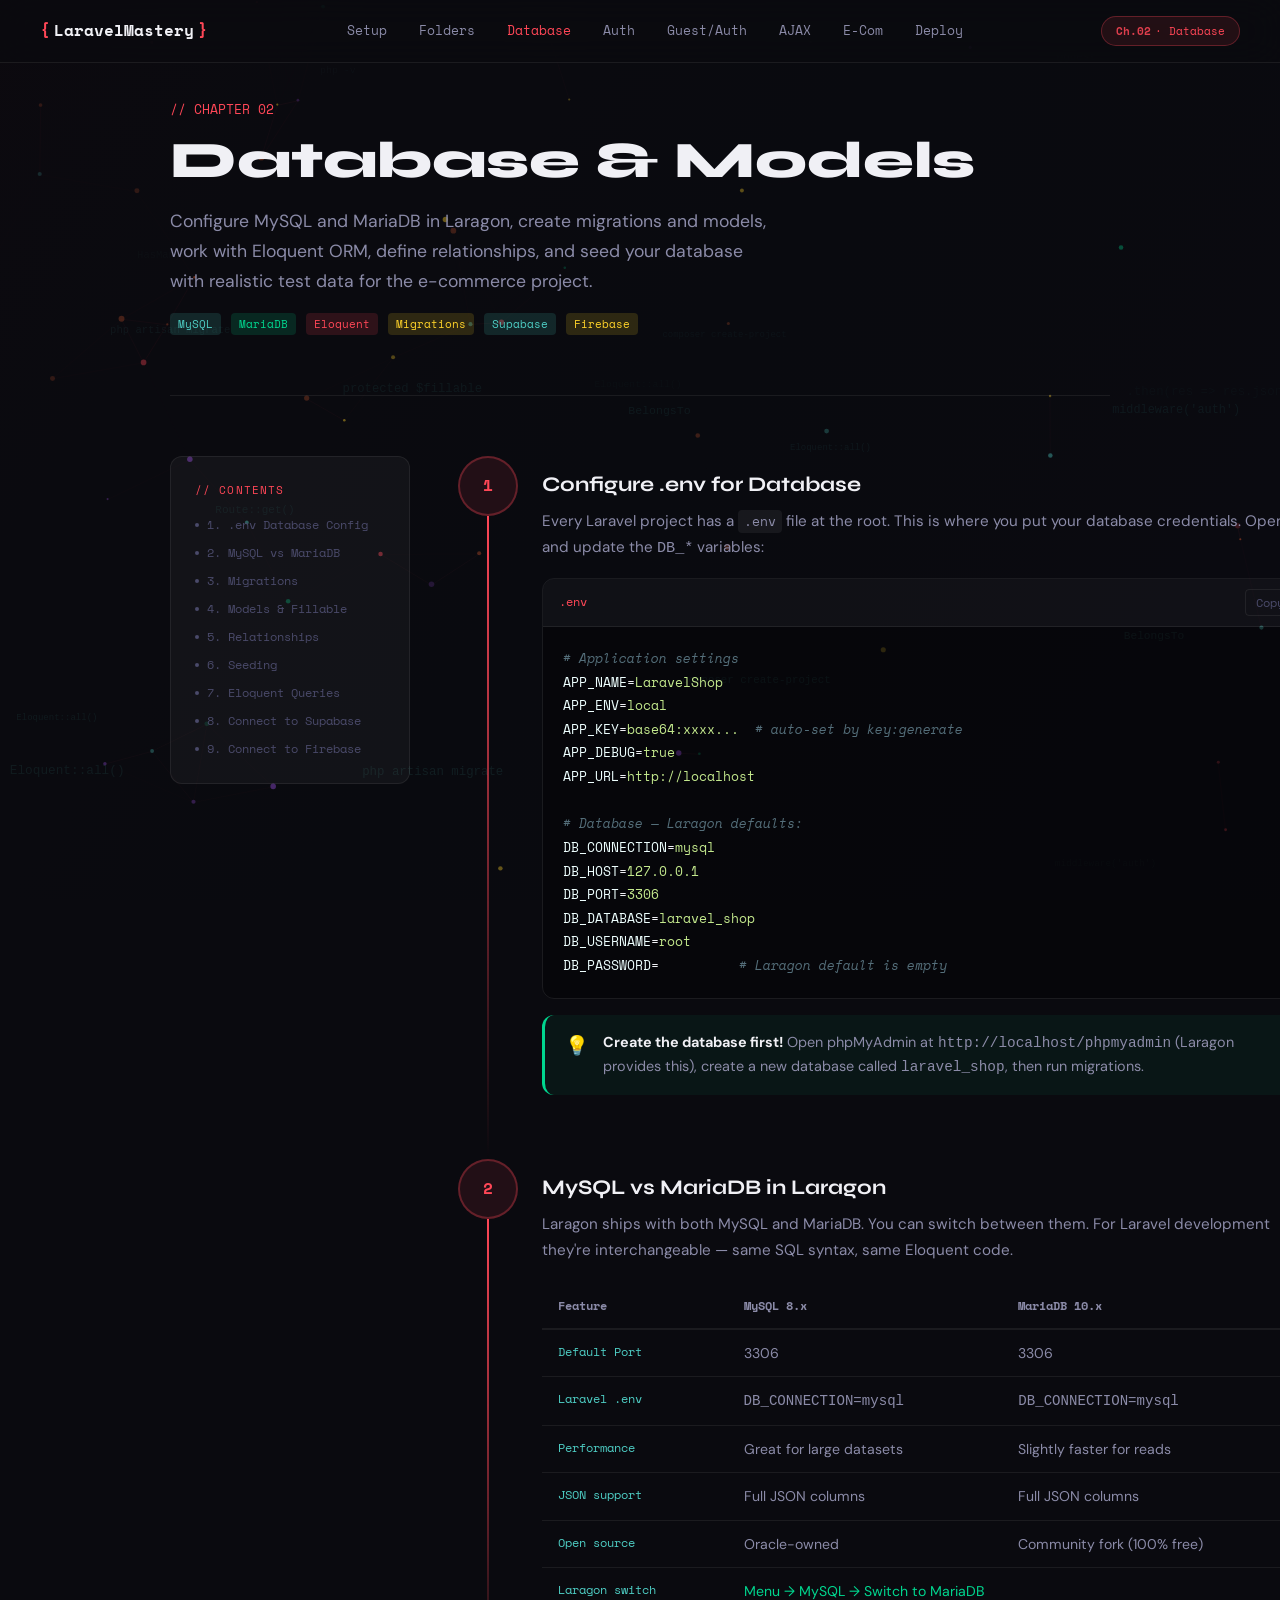
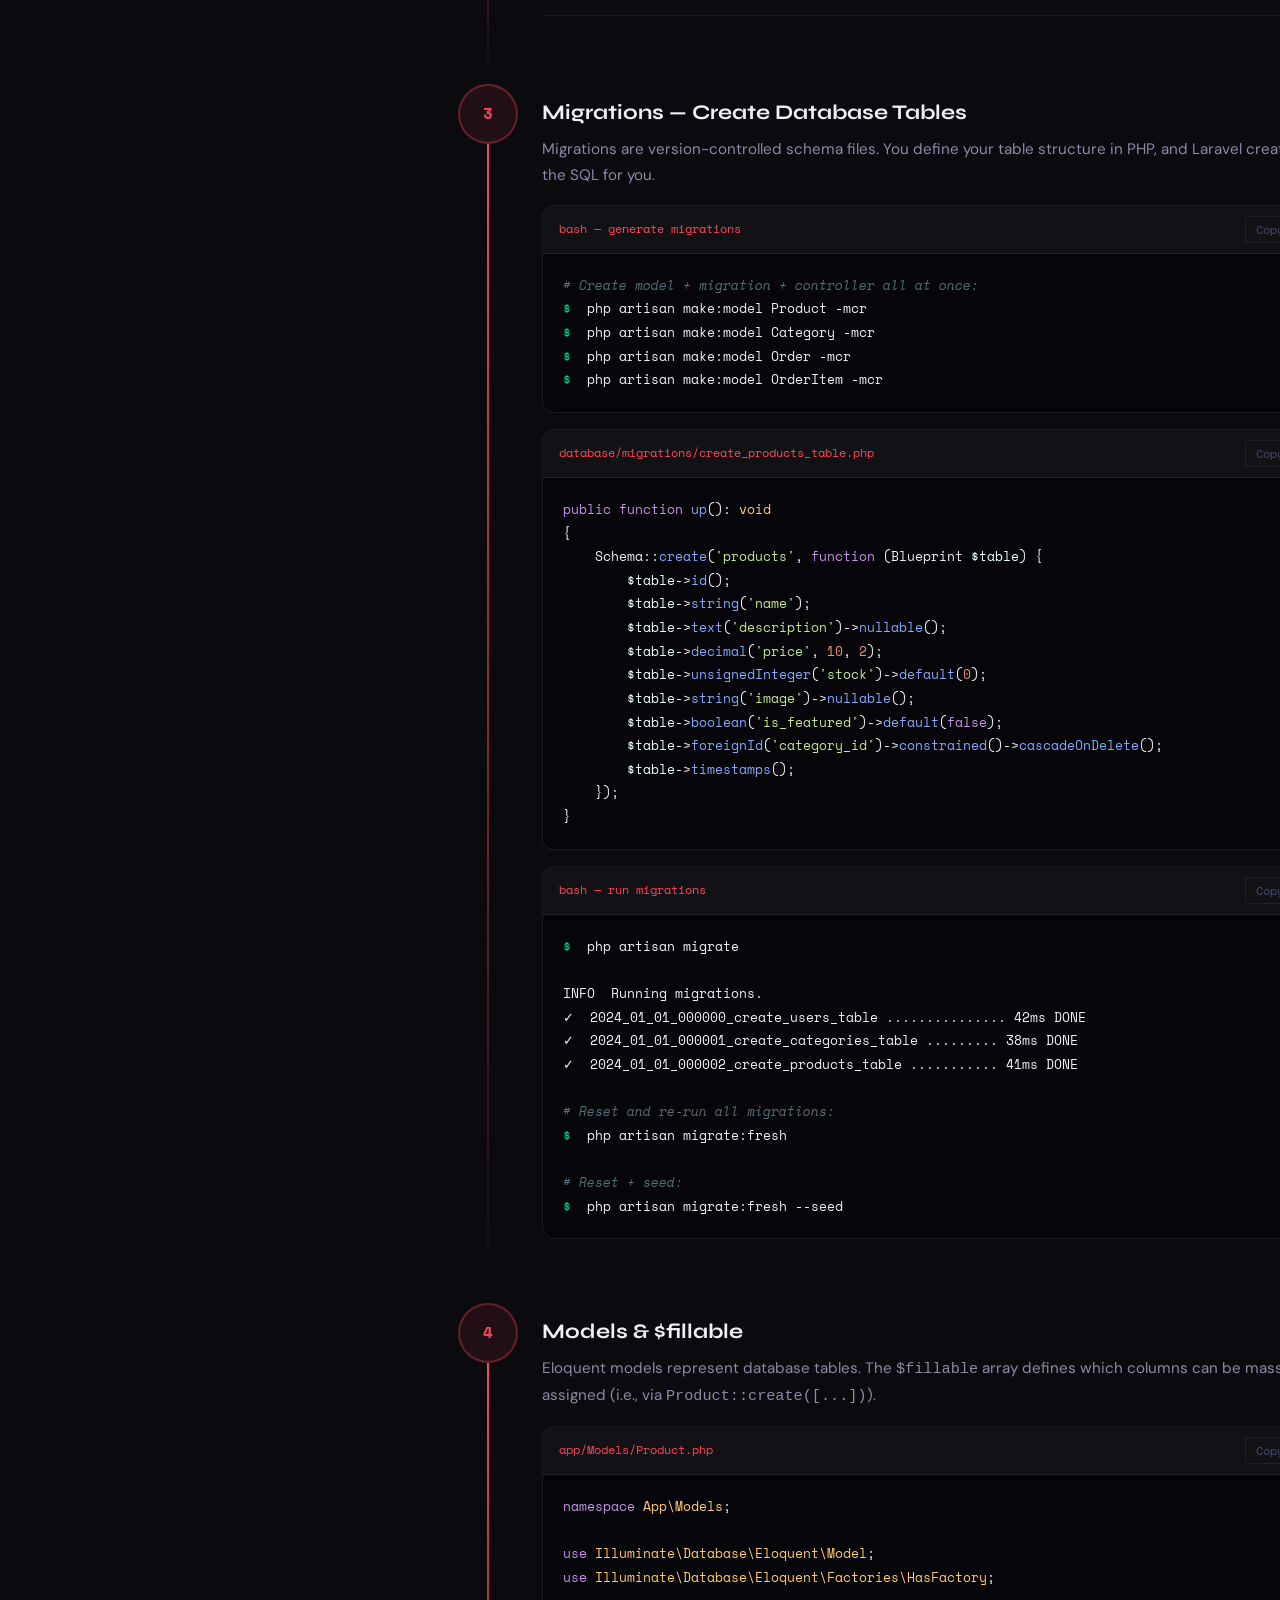
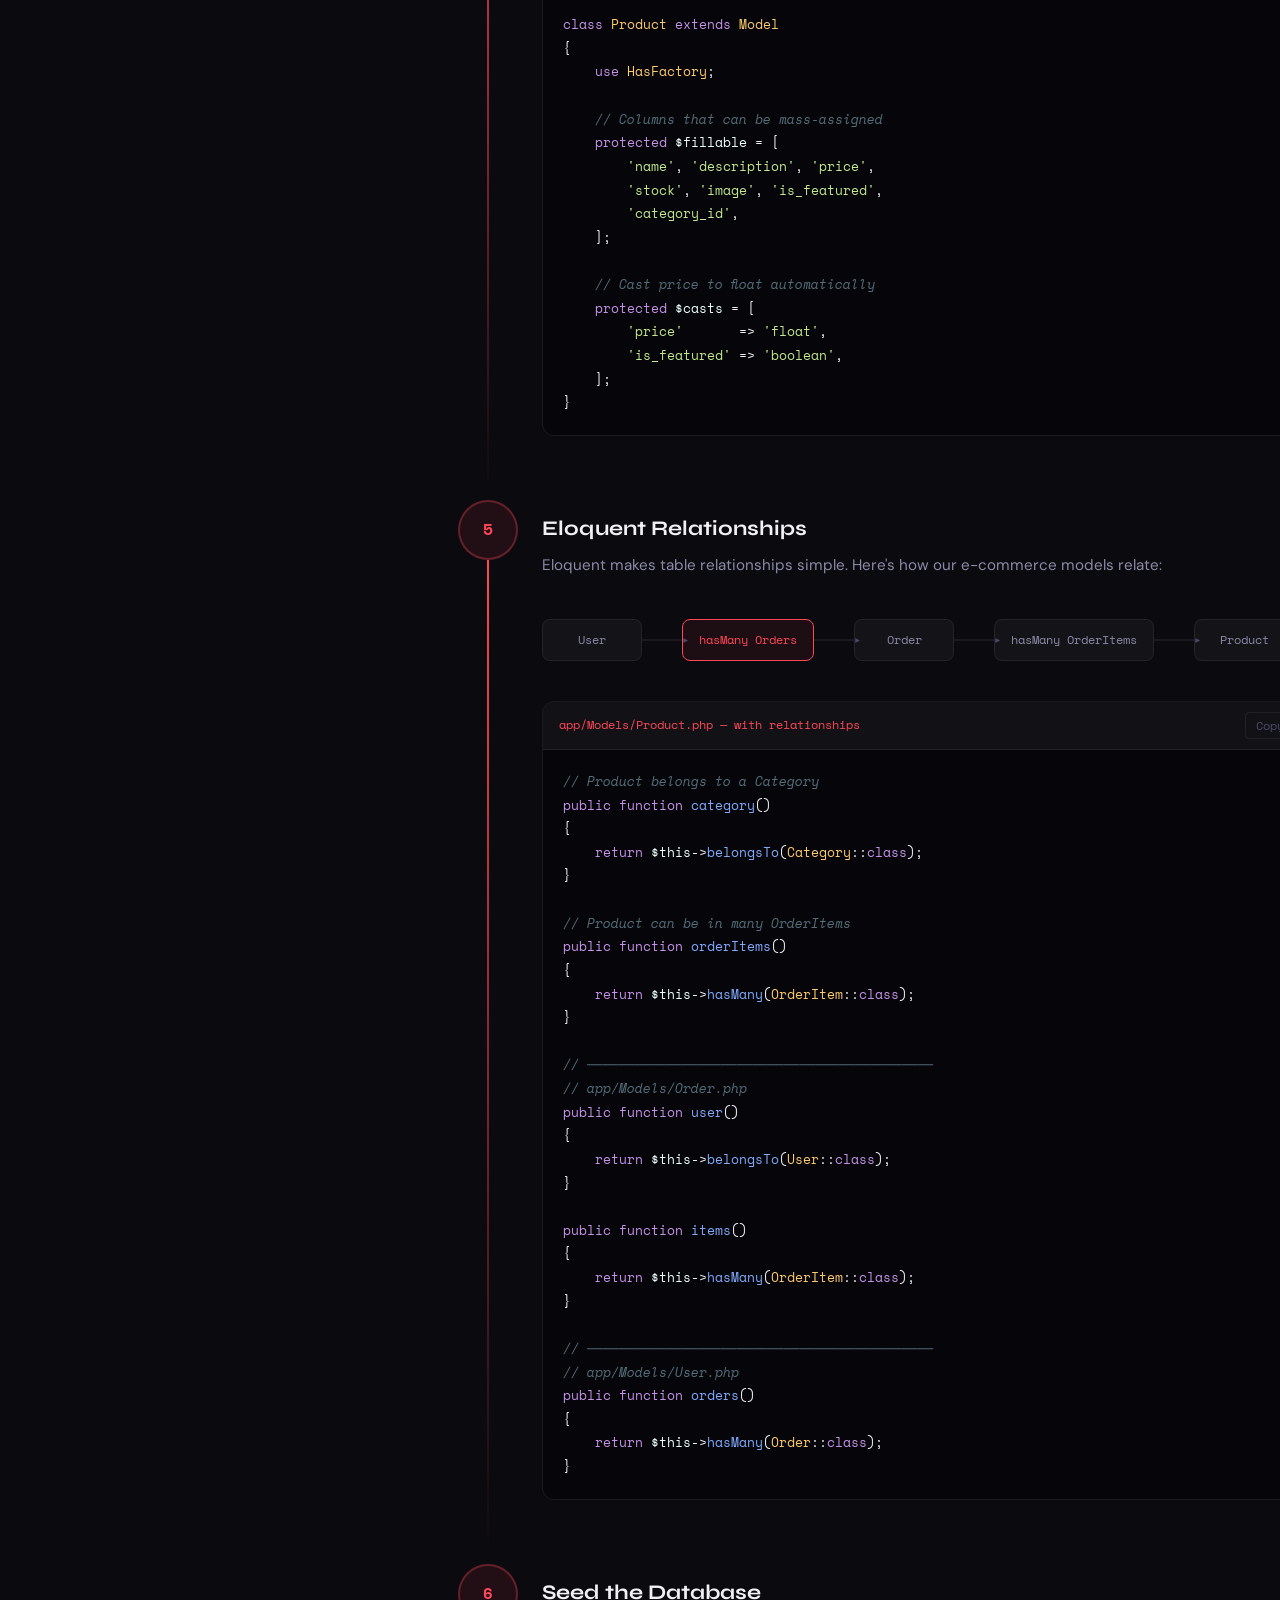
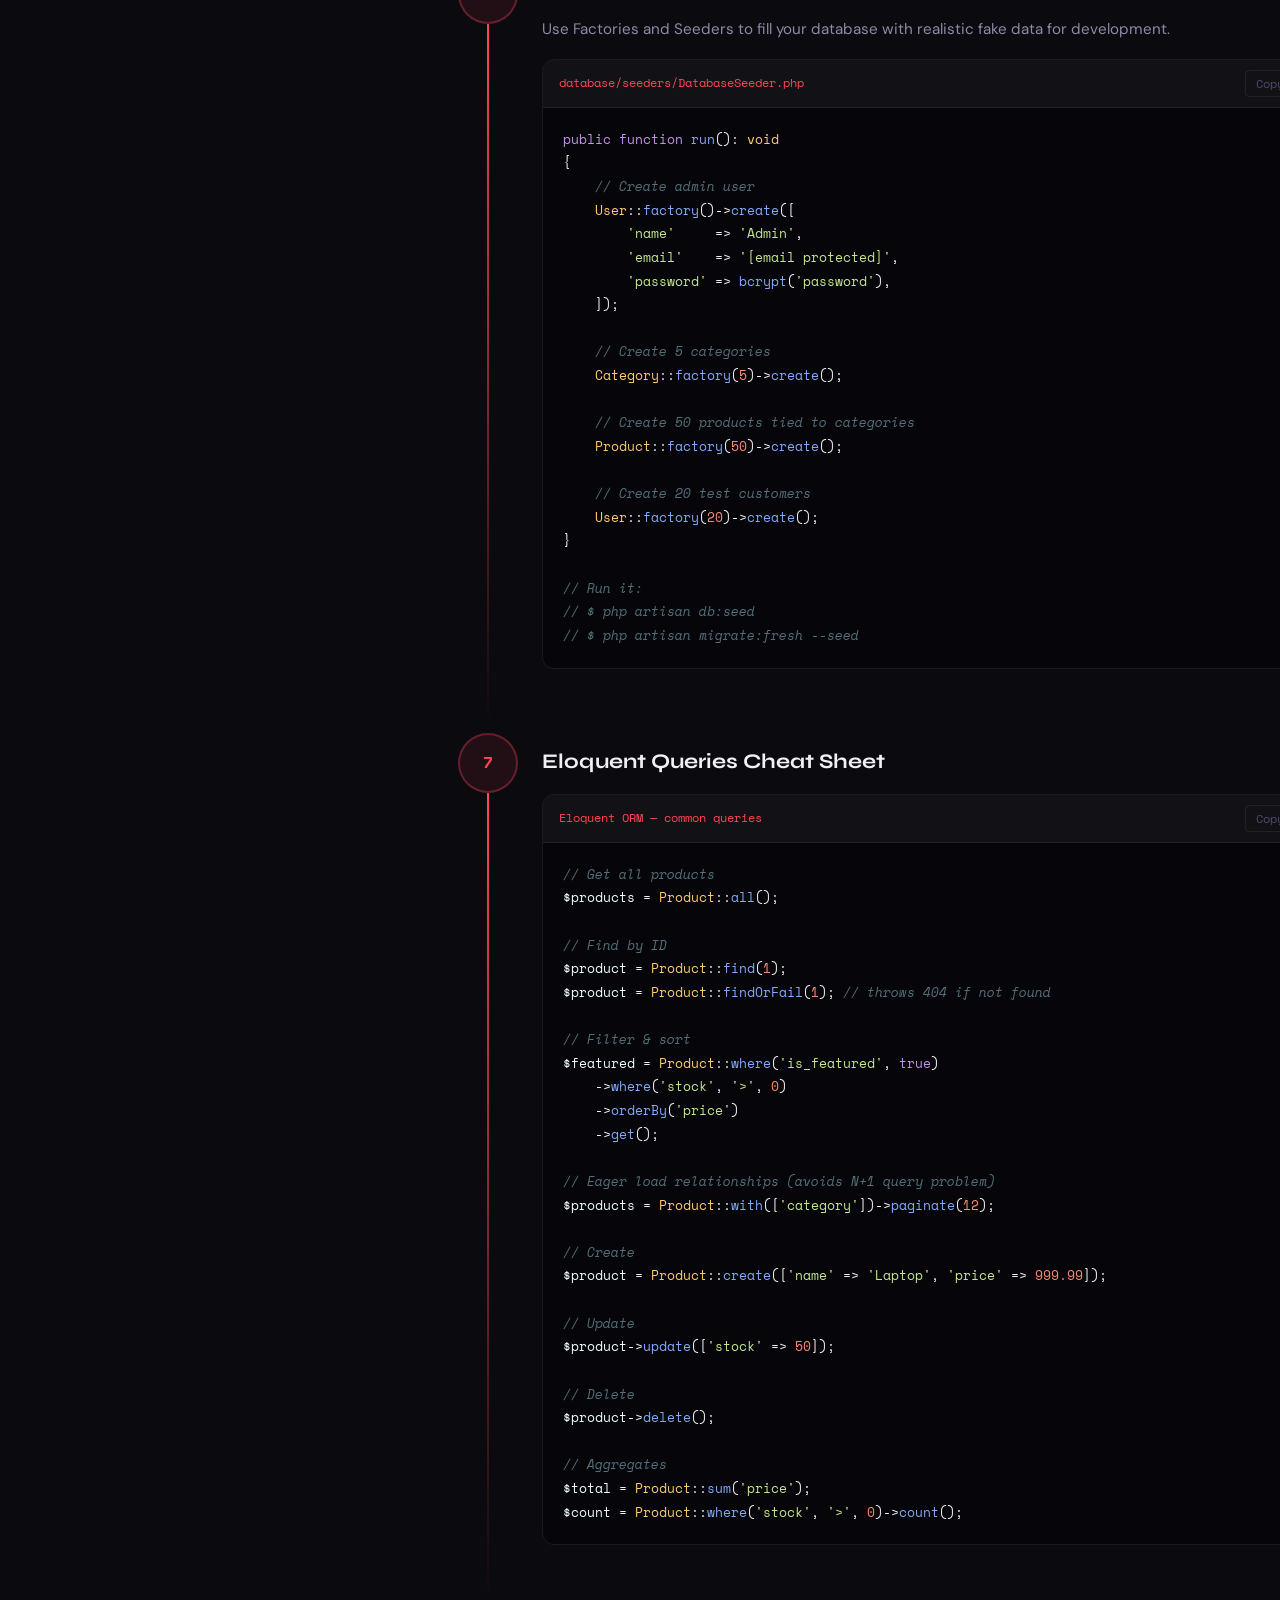
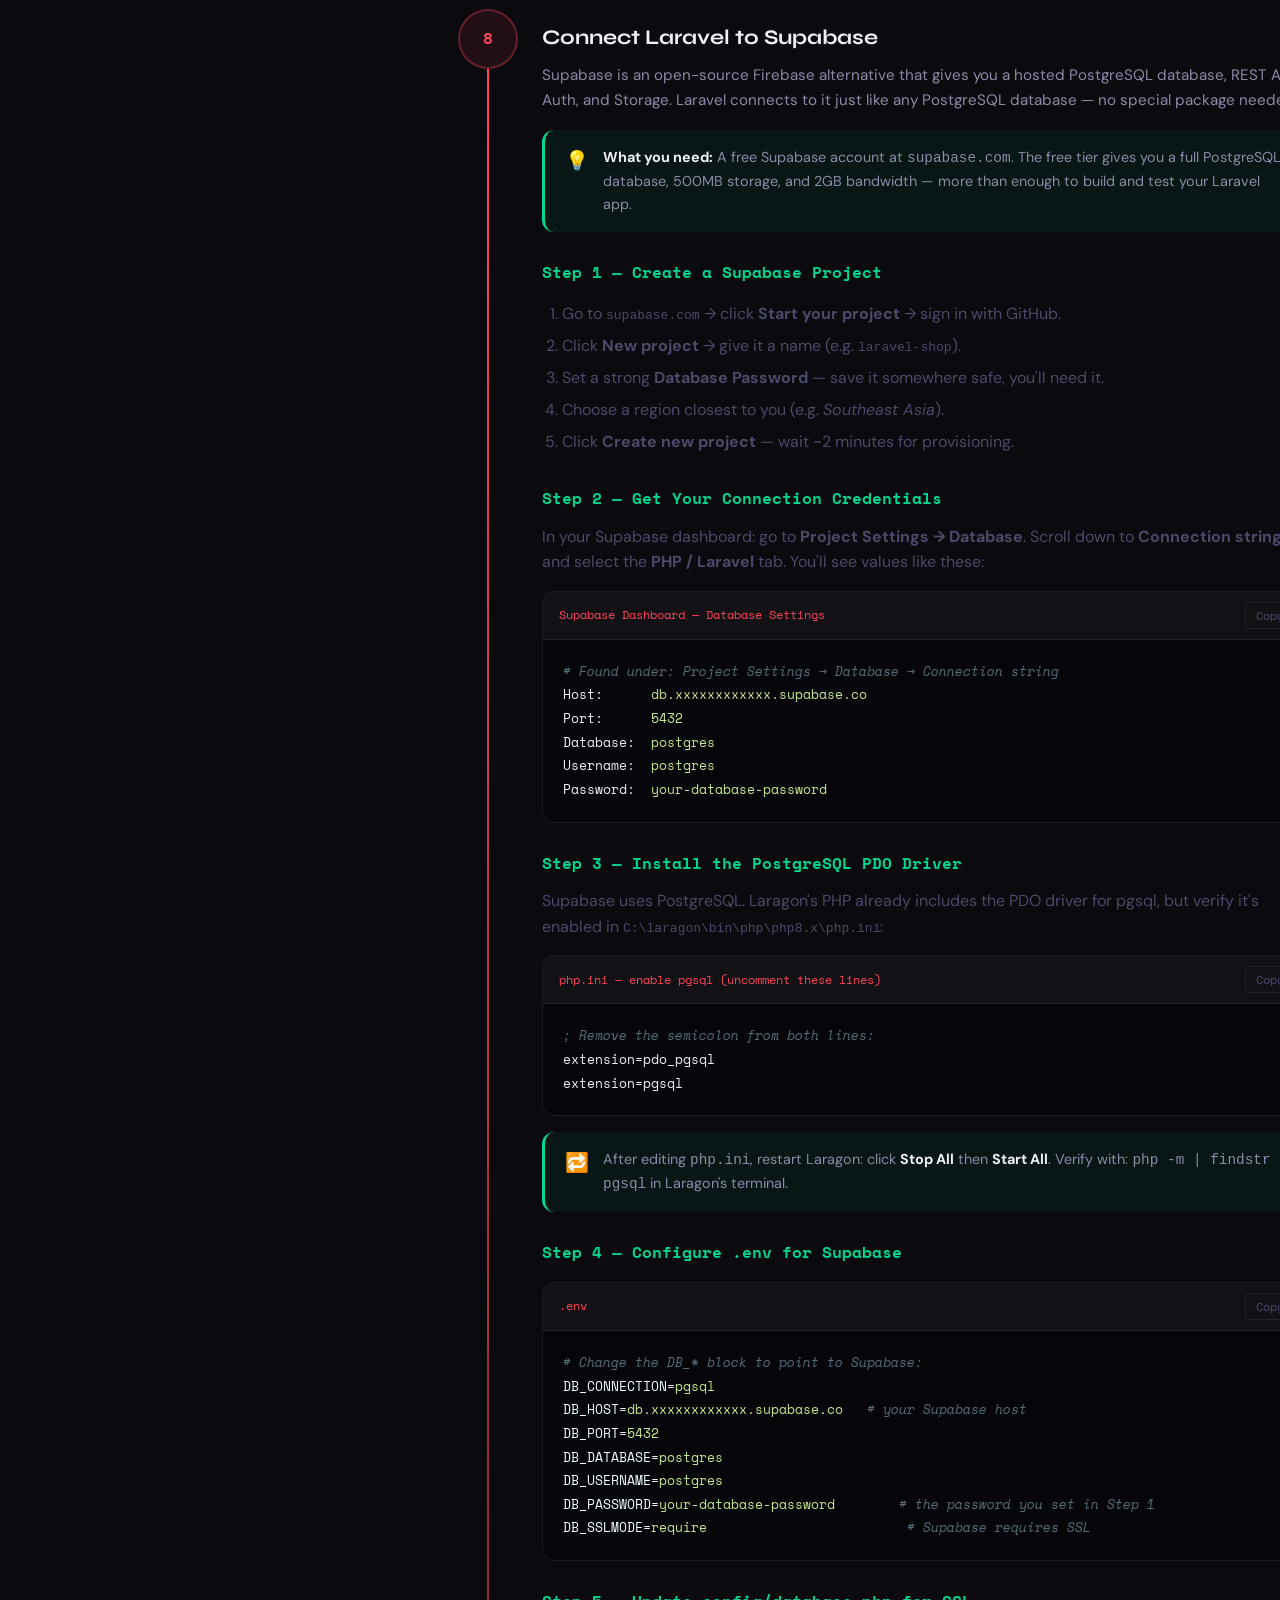
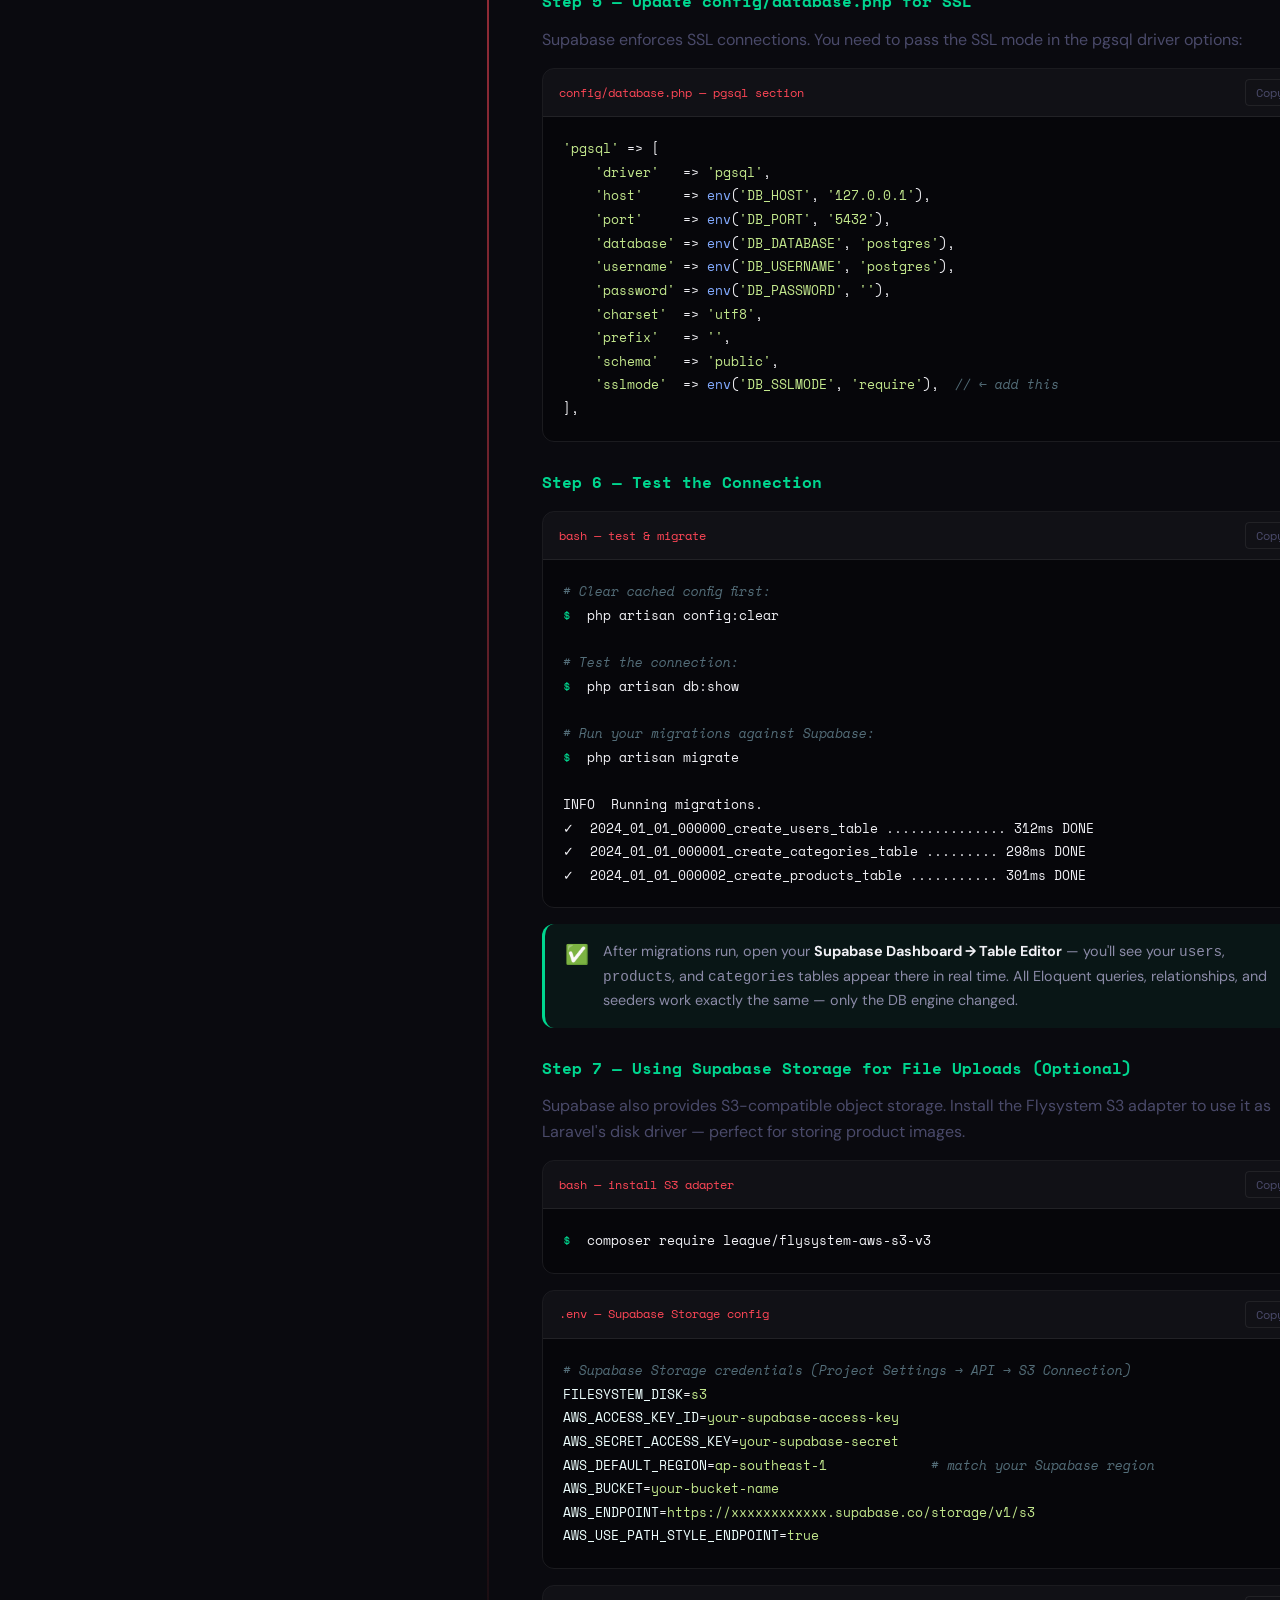
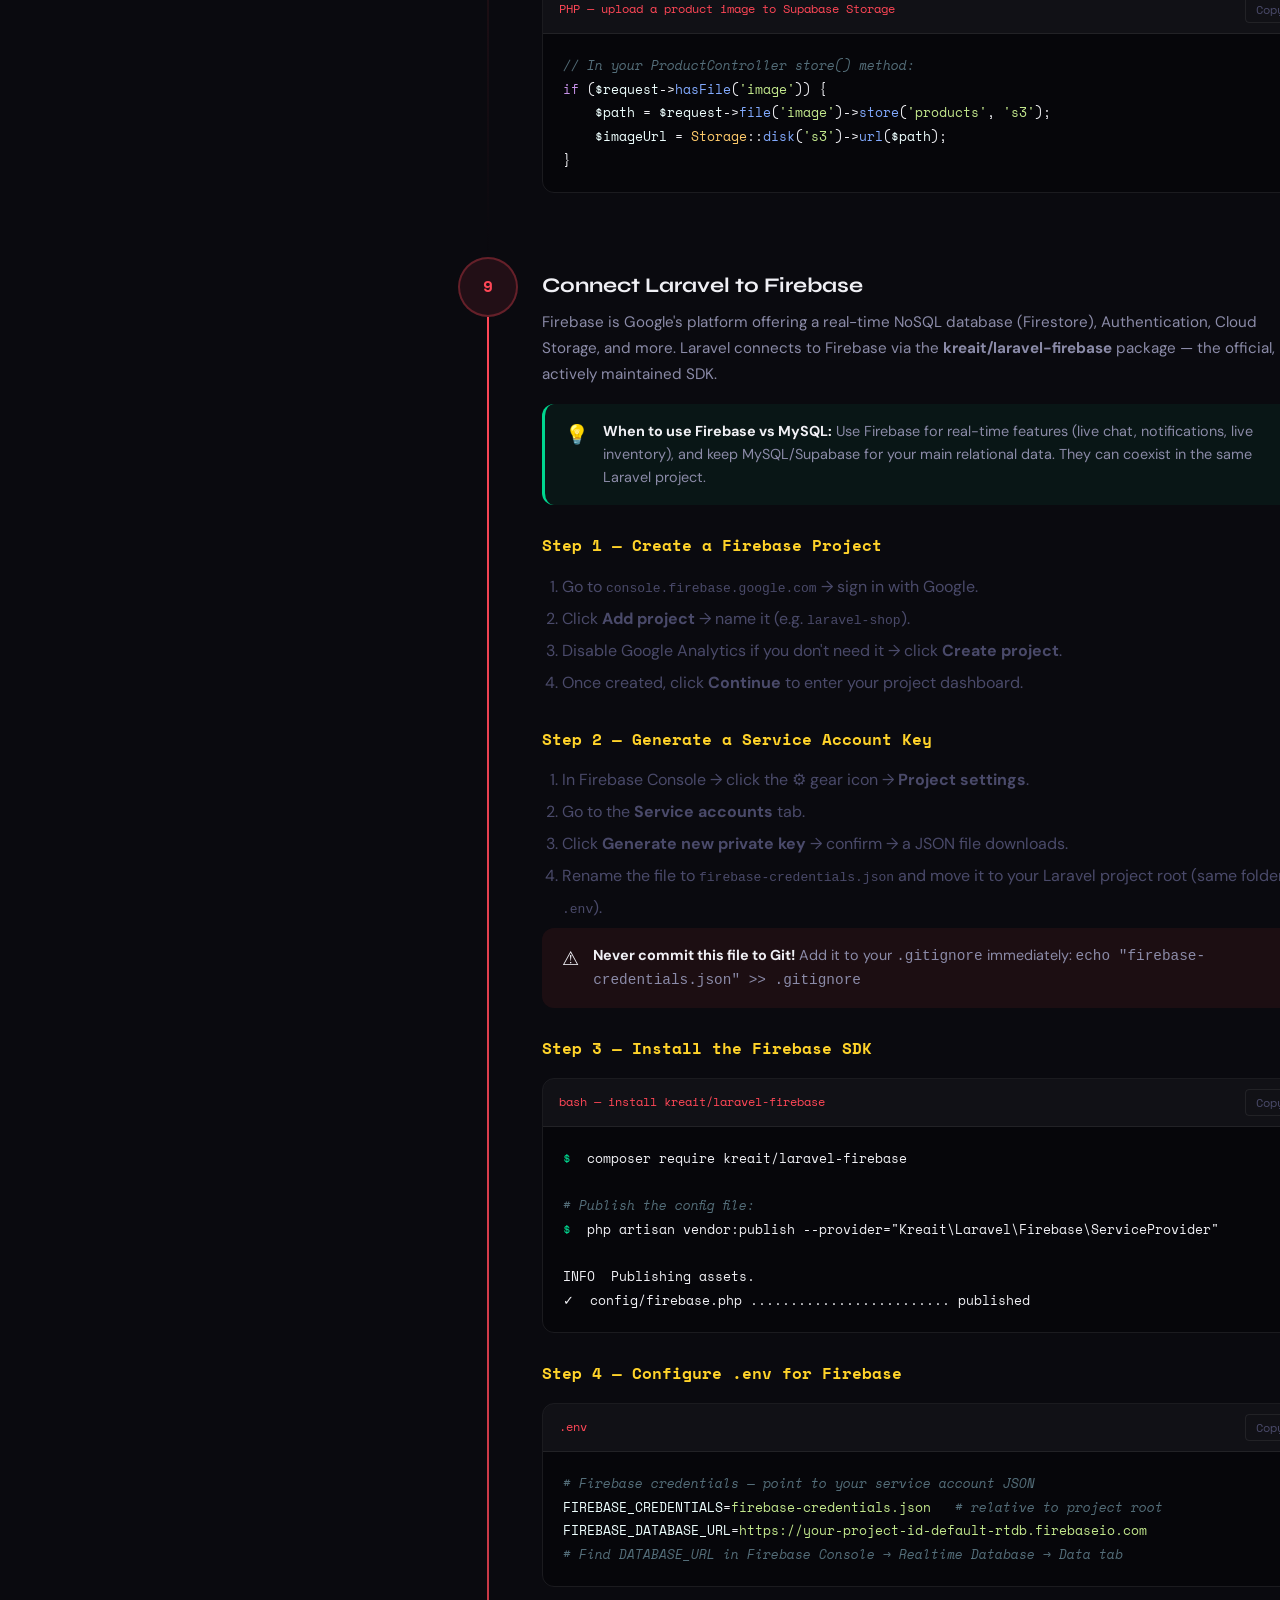
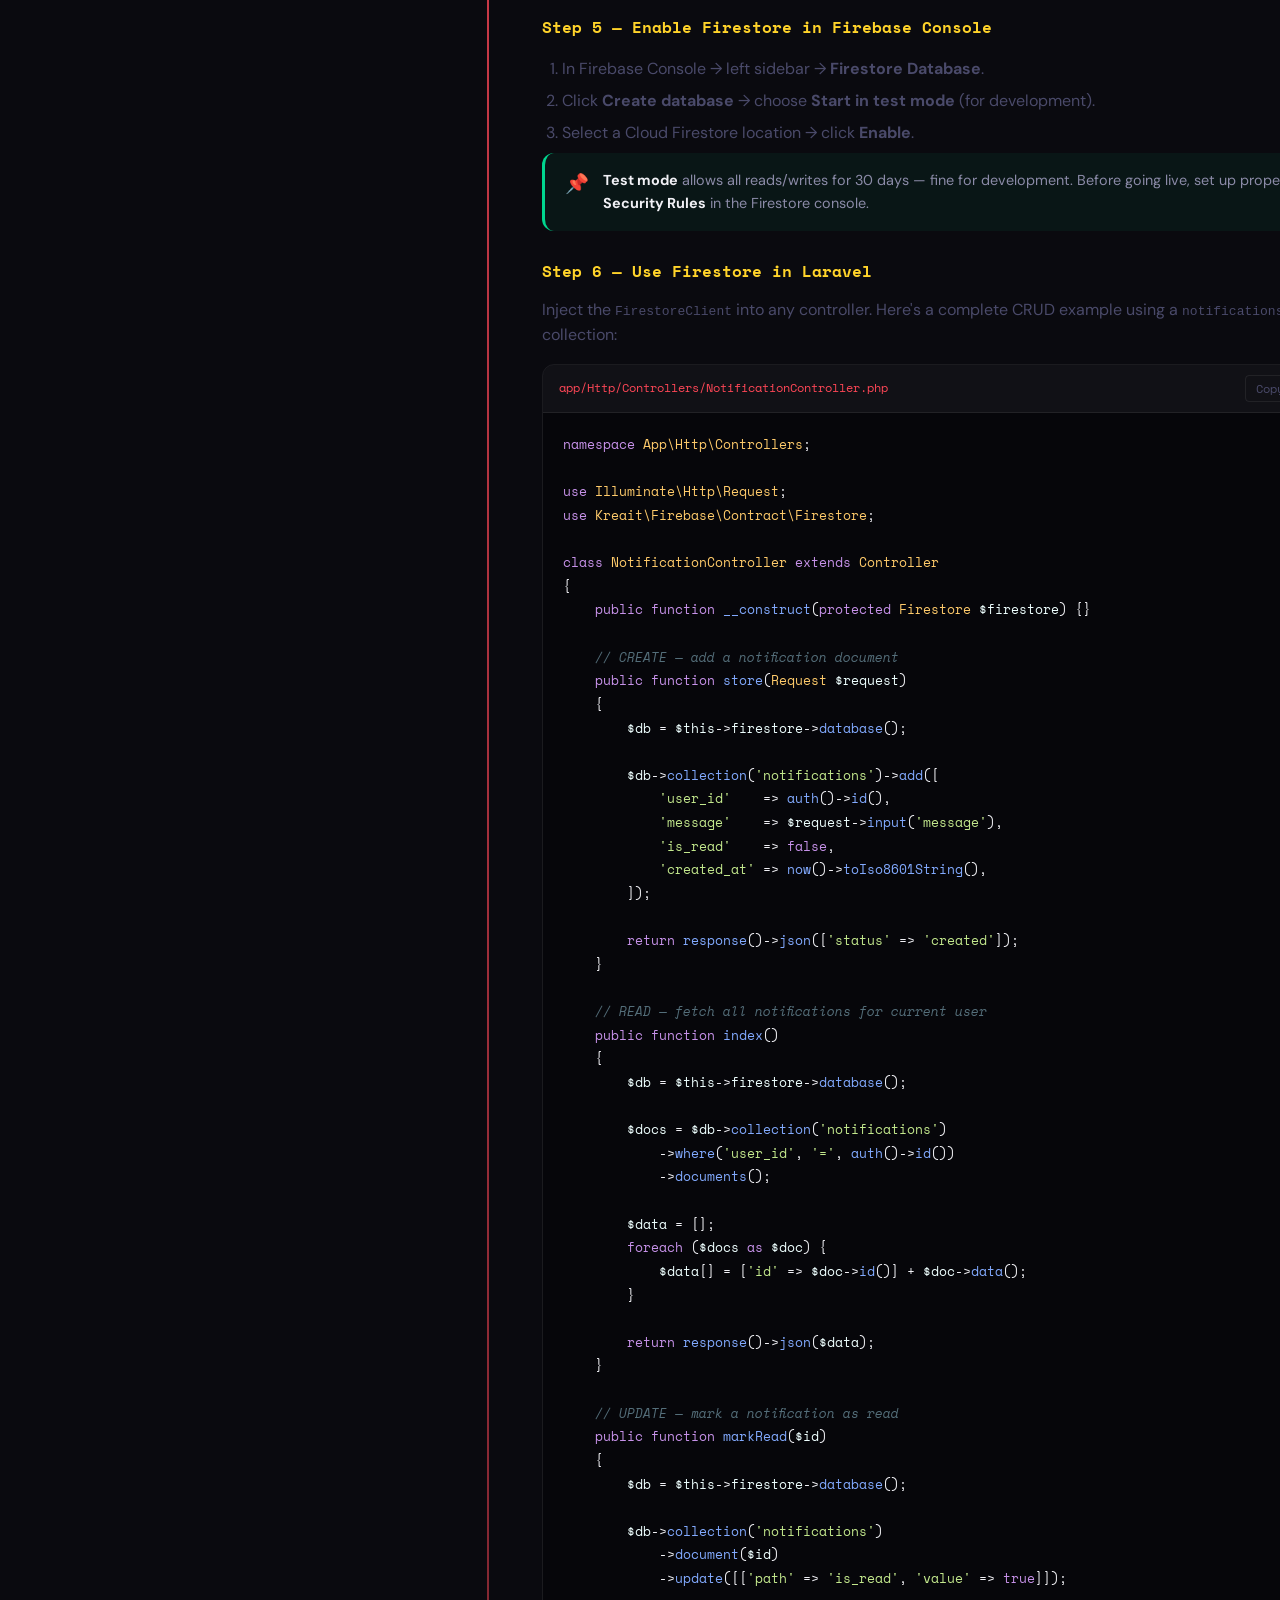
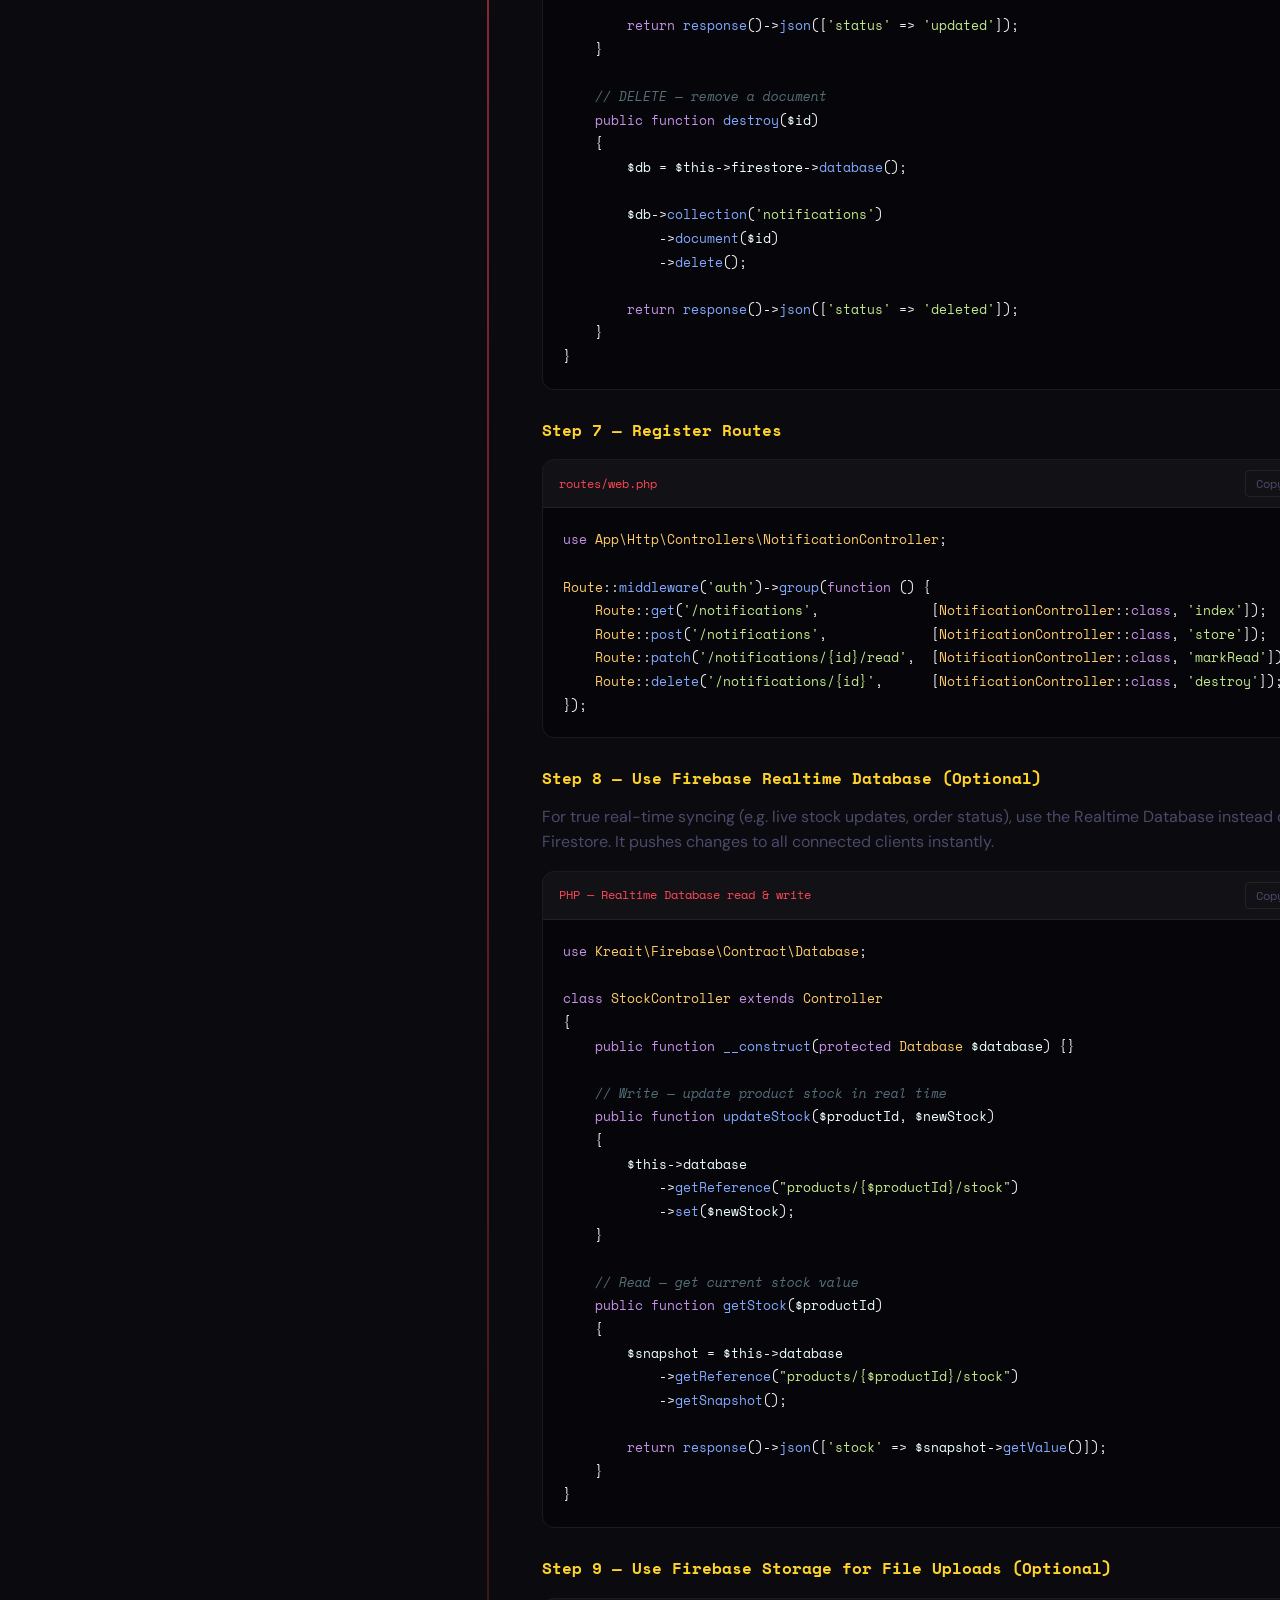
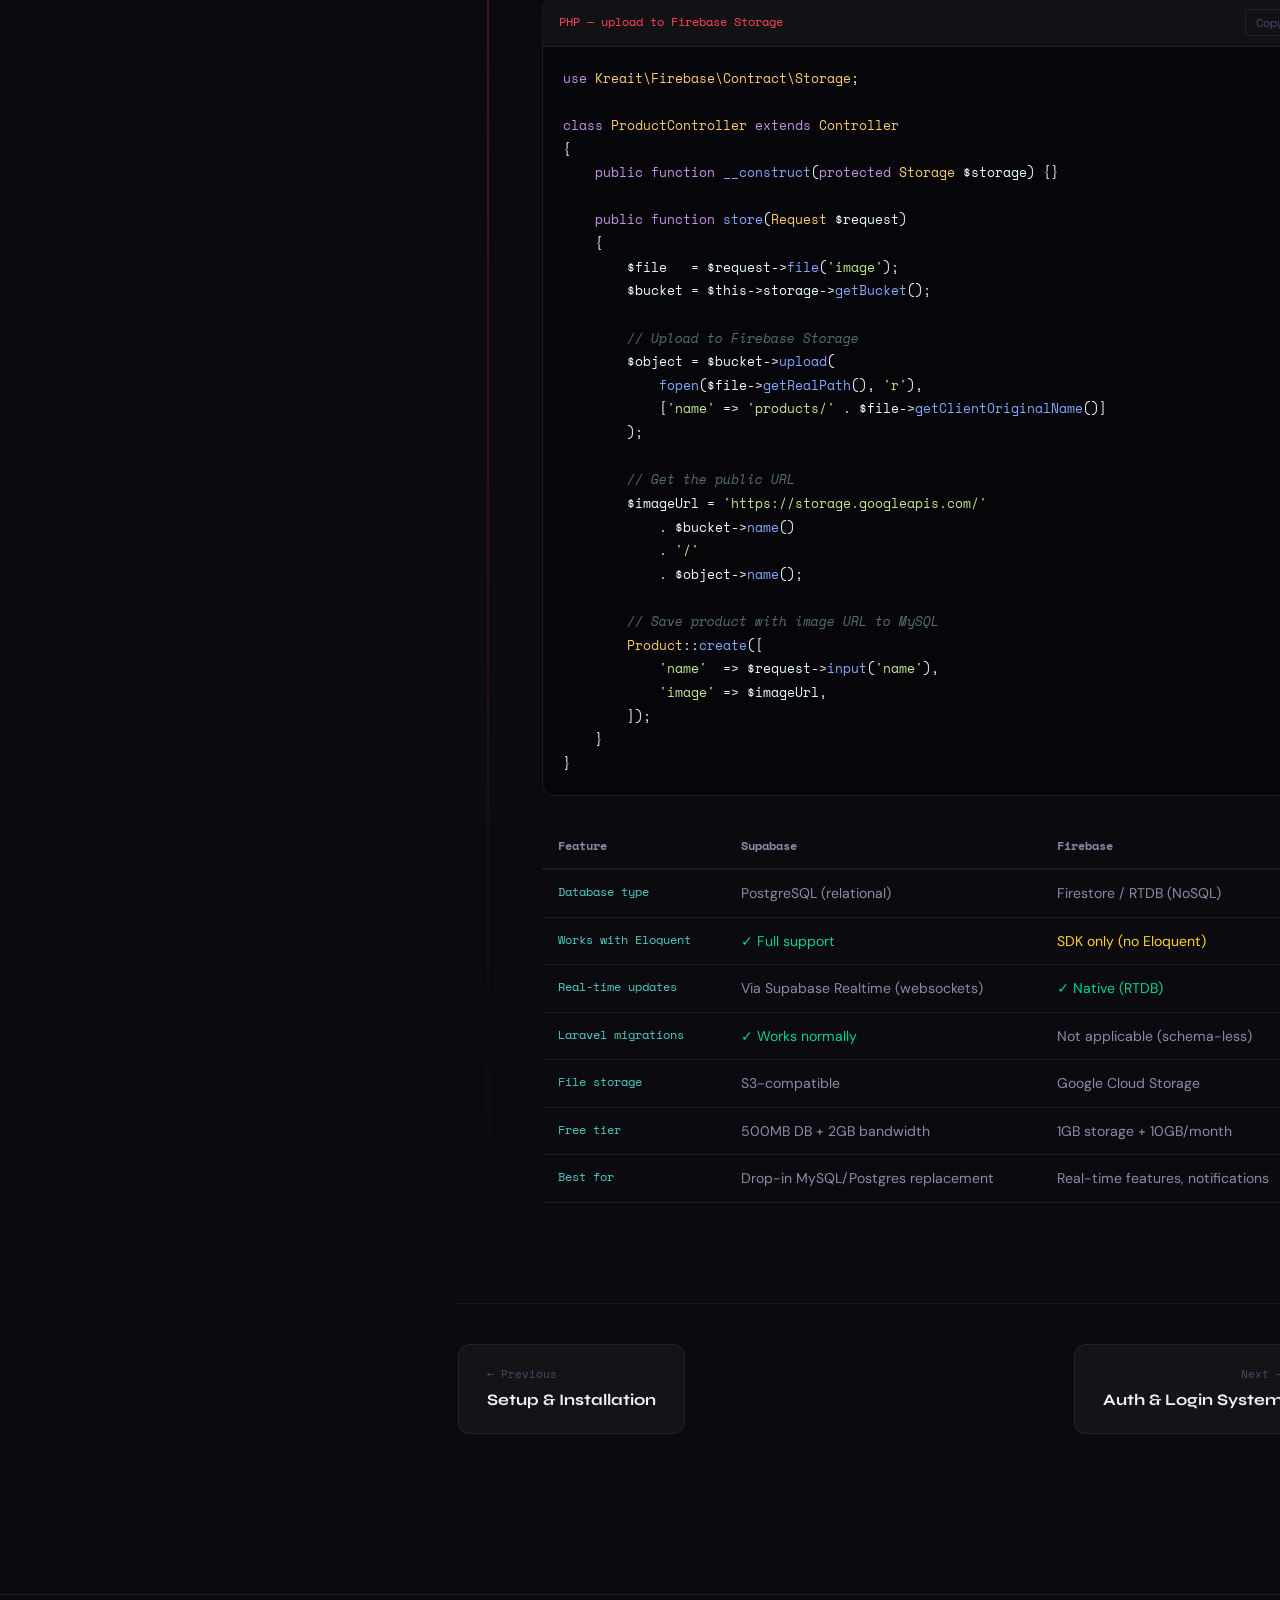
<file: html/chapter2.html>
<!DOCTYPE html>
<html lang="en">
<head>
  <meta charset="UTF-8"/>
  <meta name="viewport" content="width=device-width, initial-scale=1.0"/>
  <title>Chapter 2 — Database & Models | Laravel Mastery</title>

<link rel="stylesheet" href="../css/main.css"/>
  <link rel="stylesheet" href="../css/components.css"/>
  <link rel="stylesheet" href="../css/animations.css"/>
</head>
<body>

  <nav class="nav" id="nav">
    <a href="../index.html" class="nav__logo">
      <span class="nav__logo-bracket">{</span>
      <span class="nav__logo-text">LaravelMastery</span>
      <span class="nav__logo-bracket">}</span>
    </a>
    <div class="nav__links">
      <a href="chapter1.html">Setup</a>
      <a href="chapter-folders.html">Folders</a>
      <a href="chapter2.html" style="color:var(--accent-red)">Database</a>
      <a href="chapter3.html">Auth</a>
      <a href="chapter-guest-auth.html">Guest/Auth</a>
      <a href="chapter-ajax.html">AJAX</a>
      <a href="chapter4.html">E-Com</a>
      <a href="chapter5.html">Deploy</a>
    </div>
    <a href="../index.html" class="nav__badge" title="Back to Home — Database"><span class="nav__badge-num">Ch.02</span> · Database</a>
  </nav>

  <canvas id="bgCanvas"></canvas>

  <div class="chapter-page">
    <div class="chapter-hero">
      <p class="chapter-hero__num">// CHAPTER 02</p>
      <h1 class="chapter-hero__title">Database & Models</h1>
      <p class="chapter-hero__desc">
        Configure MySQL and MariaDB in Laragon, create migrations and models,
        work with Eloquent ORM, define relationships, and seed your database
        with realistic test data for the e-commerce project.
      </p>
      <div style="display:flex;gap:10px;flex-wrap:wrap;margin-top:16px;">
        <span class="badge badge--blue">MySQL</span>
        <span class="badge badge--green">MariaDB</span>
        <span class="badge badge--red">Eloquent</span>
        <span class="badge badge--yellow">Migrations</span>
        <span class="badge badge--blue">Supabase</span>
        <span class="badge badge--yellow">Firebase</span>
      </div>
    </div>

    <div class="chapter-layout">
      <aside>
        <div class="toc">
          <p class="toc__title">// Contents</p>
          <ul class="toc__list">
            <li class="toc__item"><a href="#dbconfig">1. .env Database Config</a></li>
            <li class="toc__item"><a href="#mysqlvsmaria">2. MySQL vs MariaDB</a></li>
            <li class="toc__item"><a href="#migrations">3. Migrations</a></li>
            <li class="toc__item"><a href="#models">4. Models & Fillable</a></li>
            <li class="toc__item"><a href="#relationships">5. Relationships</a></li>
            <li class="toc__item"><a href="#seeding">6. Seeding</a></li>
            <li class="toc__item"><a href="#queries">7. Eloquent Queries</a></li>
            <li class="toc__item"><a href="#supabase">8. Connect to Supabase</a></li>
            <li class="toc__item"><a href="#firebase">9. Connect to Firebase</a></li>
          </ul>
        </div>
      </aside>

      <main>

        <!-- STEP 1 -->
        <div class="step reveal" id="dbconfig">
          <div class="step__num">1</div>
          <div class="step__content">
            <h2 class="step__title">Configure .env for Database</h2>
            <p class="step__desc">
              Every Laravel project has a <code style="background:rgba(255,255,255,0.06);padding:2px 6px;border-radius:4px;font-family:var(--font-mono);font-size:0.8rem;">.env</code> file at the root.
              This is where you put your database credentials. Open it and update the <code>DB_*</code> variables:
            </p>

            <div class="code-block">
              <div class="code-block__header">
                <span class="code-block__lang">.env</span>
                <button class="code-block__copy">Copy</button>
              </div>
              <pre><span class="cm"># Application settings</span>
<span class="var">APP_NAME</span>=<span class="str">LaravelShop</span>
<span class="var">APP_ENV</span>=<span class="str">local</span>
<span class="var">APP_KEY</span>=<span class="str">base64:xxxx...</span>  <span class="cm"># auto-set by key:generate</span>
<span class="var">APP_DEBUG</span>=<span class="str">true</span>
<span class="var">APP_URL</span>=<span class="str">http://localhost</span>

<span class="cm"># Database — Laragon defaults:</span>
<span class="var">DB_CONNECTION</span>=<span class="str">mysql</span>
<span class="var">DB_HOST</span>=<span class="str">127.0.0.1</span>
<span class="var">DB_PORT</span>=<span class="str">3306</span>
<span class="var">DB_DATABASE</span>=<span class="str">laravel_shop</span>
<span class="var">DB_USERNAME</span>=<span class="str">root</span>
<span class="var">DB_PASSWORD</span>=          <span class="cm"># Laragon default is empty</span></pre>
            </div>

            <div class="info-box info-box--tip">
              <div class="info-box__icon">💡</div>
              <div class="info-box__text">
                <strong>Create the database first!</strong> Open phpMyAdmin at <code>http://localhost/phpmyadmin</code>
                (Laragon provides this), create a new database called <code>laravel_shop</code>, then run migrations.
              </div>
            </div>
          </div>
        </div>

        <!-- STEP 2 -->
        <div class="step reveal" id="mysqlvsmaria">
          <div class="step__num">2</div>
          <div class="step__content">
            <h2 class="step__title">MySQL vs MariaDB in Laragon</h2>
            <p class="step__desc">
              Laragon ships with both MySQL and MariaDB. You can switch between them.
              For Laravel development they're interchangeable — same SQL syntax, same Eloquent code.
            </p>

            <table class="compare-table">
              <thead>
                <tr>
                  <th>Feature</th>
                  <th>MySQL 8.x</th>
                  <th>MariaDB 10.x</th>
                </tr>
              </thead>
              <tbody>
                <tr>
                  <td>Default Port</td>
                  <td>3306</td>
                  <td>3306</td>
                </tr>
                <tr>
                  <td>Laravel .env</td>
                  <td><code>DB_CONNECTION=mysql</code></td>
                  <td><code>DB_CONNECTION=mysql</code></td>
                </tr>
                <tr>
                  <td>Performance</td>
                  <td>Great for large datasets</td>
                  <td>Slightly faster for reads</td>
                </tr>
                <tr>
                  <td>JSON support</td>
                  <td>Full JSON columns</td>
                  <td>Full JSON columns</td>
                </tr>
                <tr>
                  <td>Open source</td>
                  <td>Oracle-owned</td>
                  <td>Community fork (100% free)</td>
                </tr>
                <tr>
                  <td>Laragon switch</td>
                  <td colspan="2" style="color:var(--accent-green);">Menu → MySQL → Switch to MariaDB</td>
                </tr>
              </tbody>
            </table>
          </div>
        </div>

        <!-- STEP 3 -->
        <div class="step reveal" id="migrations">
          <div class="step__num">3</div>
          <div class="step__content">
            <h2 class="step__title">Migrations — Create Database Tables</h2>
            <p class="step__desc">
              Migrations are version-controlled schema files. You define your table structure in PHP,
              and Laravel creates the SQL for you.
            </p>

            <div class="code-block">
              <div class="code-block__header">
                <span class="code-block__lang">bash — generate migrations</span>
                <button class="code-block__copy">Copy</button>
              </div>
              <pre><span class="cm"># Create model + migration + controller all at once:</span>
<span class="t-prompt">$</span> php artisan make:model Product -mcr
<span class="t-prompt">$</span> php artisan make:model Category -mcr
<span class="t-prompt">$</span> php artisan make:model Order -mcr
<span class="t-prompt">$</span> php artisan make:model OrderItem -mcr</pre>
            </div>

            <div class="code-block">
              <div class="code-block__header">
                <span class="code-block__lang">database/migrations/create_products_table.php</span>
                <button class="code-block__copy">Copy</button>
              </div>
              <pre><span class="kw">public function</span> <span class="fn">up</span>(): <span class="cl">void</span>
{
    Schema::<span class="fn">create</span>(<span class="str">'products'</span>, <span class="kw">function</span> (Blueprint <span class="var">$table</span>) {
        <span class="var">$table</span>-><span class="fn">id</span>();
        <span class="var">$table</span>-><span class="fn">string</span>(<span class="str">'name'</span>);
        <span class="var">$table</span>-><span class="fn">text</span>(<span class="str">'description'</span>)-><span class="fn">nullable</span>();
        <span class="var">$table</span>-><span class="fn">decimal</span>(<span class="str">'price'</span>, <span class="num">10</span>, <span class="num">2</span>);
        <span class="var">$table</span>-><span class="fn">unsignedInteger</span>(<span class="str">'stock'</span>)-><span class="fn">default</span>(<span class="num">0</span>);
        <span class="var">$table</span>-><span class="fn">string</span>(<span class="str">'image'</span>)-><span class="fn">nullable</span>();
        <span class="var">$table</span>-><span class="fn">boolean</span>(<span class="str">'is_featured'</span>)-><span class="fn">default</span>(<span class="kw">false</span>);
        <span class="var">$table</span>-><span class="fn">foreignId</span>(<span class="str">'category_id'</span>)-><span class="fn">constrained</span>()-><span class="fn">cascadeOnDelete</span>();
        <span class="var">$table</span>-><span class="fn">timestamps</span>();
    });
}</pre>
            </div>

            <div class="code-block">
              <div class="code-block__header">
                <span class="code-block__lang">bash — run migrations</span>
                <button class="code-block__copy">Copy</button>
              </div>
              <pre><span class="t-prompt">$</span> php artisan migrate

<span class="t-success">INFO  Running migrations.</span>
<span class="t-success">✓  2024_01_01_000000_create_users_table ............... 42ms DONE</span>
<span class="t-success">✓  2024_01_01_000001_create_categories_table ......... 38ms DONE</span>
<span class="t-success">✓  2024_01_01_000002_create_products_table ........... 41ms DONE</span>

<span class="cm"># Reset and re-run all migrations:</span>
<span class="t-prompt">$</span> php artisan migrate:fresh

<span class="cm"># Reset + seed:</span>
<span class="t-prompt">$</span> php artisan migrate:fresh --seed</pre>
            </div>
          </div>
        </div>

        <!-- STEP 4 -->
        <div class="step reveal" id="models">
          <div class="step__num">4</div>
          <div class="step__content">
            <h2 class="step__title">Models & $fillable</h2>
            <p class="step__desc">
              Eloquent models represent database tables. The <code>$fillable</code> array defines
              which columns can be mass-assigned (i.e., via <code>Product::create([...])</code>).
            </p>

            <div class="code-block">
              <div class="code-block__header">
                <span class="code-block__lang">app/Models/Product.php</span>
                <button class="code-block__copy">Copy</button>
              </div>
              <pre><span class="kw">namespace</span> <span class="cl">App\Models</span>;

<span class="kw">use</span> <span class="cl">Illuminate\Database\Eloquent\Model</span>;
<span class="kw">use</span> <span class="cl">Illuminate\Database\Eloquent\Factories\HasFactory</span>;

<span class="kw">class</span> <span class="cl">Product</span> <span class="kw">extends</span> <span class="cl">Model</span>
{
    <span class="kw">use</span> <span class="cl">HasFactory</span>;

    <span class="cm">// Columns that can be mass-assigned</span>
    <span class="kw">protected</span> <span class="var">$fillable</span> = [
        <span class="str">'name'</span>, <span class="str">'description'</span>, <span class="str">'price'</span>,
        <span class="str">'stock'</span>, <span class="str">'image'</span>, <span class="str">'is_featured'</span>,
        <span class="str">'category_id'</span>,
    ];

    <span class="cm">// Cast price to float automatically</span>
    <span class="kw">protected</span> <span class="var">$casts</span> = [
        <span class="str">'price'</span>       => <span class="str">'float'</span>,
        <span class="str">'is_featured'</span> => <span class="str">'boolean'</span>,
    ];
}</pre>
            </div>
          </div>
        </div>

        <!-- STEP 5 -->
        <div class="step reveal" id="relationships">
          <div class="step__num">5</div>
          <div class="step__content">
            <h2 class="step__title">Eloquent Relationships</h2>
            <p class="step__desc">
              Eloquent makes table relationships simple. Here's how our e-commerce models relate:
            </p>

            <div class="flow">
              <div class="flow__node">User</div>
              <div class="flow__arrow"></div>
              <div class="flow__node flow__node--active">hasMany Orders</div>
              <div class="flow__arrow"></div>
              <div class="flow__node">Order</div>
              <div class="flow__arrow"></div>
              <div class="flow__node">hasMany OrderItems</div>
              <div class="flow__arrow"></div>
              <div class="flow__node">Product</div>
            </div>

            <div class="code-block">
              <div class="code-block__header">
                <span class="code-block__lang">app/Models/Product.php — with relationships</span>
                <button class="code-block__copy">Copy</button>
              </div>
              <pre><span class="cm">// Product belongs to a Category</span>
<span class="kw">public function</span> <span class="fn">category</span>()
{
    <span class="kw">return</span> <span class="var">$this</span>-><span class="fn">belongsTo</span>(<span class="cl">Category</span>::<span class="kw">class</span>);
}

<span class="cm">// Product can be in many OrderItems</span>
<span class="kw">public function</span> <span class="fn">orderItems</span>()
{
    <span class="kw">return</span> <span class="var">$this</span>-><span class="fn">hasMany</span>(<span class="cl">OrderItem</span>::<span class="kw">class</span>);
}

<span class="cm">// ────────────────────────────────────────────</span>
<span class="cm">// app/Models/Order.php</span>
<span class="kw">public function</span> <span class="fn">user</span>()
{
    <span class="kw">return</span> <span class="var">$this</span>-><span class="fn">belongsTo</span>(<span class="cl">User</span>::<span class="kw">class</span>);
}

<span class="kw">public function</span> <span class="fn">items</span>()
{
    <span class="kw">return</span> <span class="var">$this</span>-><span class="fn">hasMany</span>(<span class="cl">OrderItem</span>::<span class="kw">class</span>);
}

<span class="cm">// ────────────────────────────────────────────</span>
<span class="cm">// app/Models/User.php</span>
<span class="kw">public function</span> <span class="fn">orders</span>()
{
    <span class="kw">return</span> <span class="var">$this</span>-><span class="fn">hasMany</span>(<span class="cl">Order</span>::<span class="kw">class</span>);
}</pre>
            </div>
          </div>
        </div>

        <!-- STEP 6 -->
        <div class="step reveal" id="seeding">
          <div class="step__num">6</div>
          <div class="step__content">
            <h2 class="step__title">Seed the Database</h2>
            <p class="step__desc">
              Use Factories and Seeders to fill your database with realistic fake data for development.
            </p>

            <div class="code-block">
              <div class="code-block__header">
                <span class="code-block__lang">database/seeders/DatabaseSeeder.php</span>
                <button class="code-block__copy">Copy</button>
              </div>
              <pre><span class="kw">public function</span> <span class="fn">run</span>(): <span class="cl">void</span>
{
    <span class="cm">// Create admin user</span>
    <span class="cl">User</span>::<span class="fn">factory</span>()-><span class="fn">create</span>([
        <span class="str">'name'</span>     => <span class="str">'Admin'</span>,
        <span class="str">'email'</span>    => <span class="str">'<a href="/cdn-cgi/l/email-protection" class="__cf_email__" data-cfemail="ccada8a1a5a28cbfa4a3bce2afa3a1">[email&#160;protected]</a>'</span>,
        <span class="str">'password'</span> => <span class="fn">bcrypt</span>(<span class="str">'password'</span>),
    ]);

    <span class="cm">// Create 5 categories</span>
    <span class="cl">Category</span>::<span class="fn">factory</span>(<span class="num">5</span>)-><span class="fn">create</span>();

    <span class="cm">// Create 50 products tied to categories</span>
    <span class="cl">Product</span>::<span class="fn">factory</span>(<span class="num">50</span>)-><span class="fn">create</span>();

    <span class="cm">// Create 20 test customers</span>
    <span class="cl">User</span>::<span class="fn">factory</span>(<span class="num">20</span>)-><span class="fn">create</span>();
}

<span class="cm">// Run it:</span>
<span class="cm">// $ php artisan db:seed</span>
<span class="cm">// $ php artisan migrate:fresh --seed</span></pre>
            </div>
          </div>
        </div>

        <!-- STEP 7 -->
        <div class="step reveal" id="queries">
          <div class="step__num">7</div>
          <div class="step__content">
            <h2 class="step__title">Eloquent Queries Cheat Sheet</h2>

            <div class="code-block">
              <div class="code-block__header">
                <span class="code-block__lang">Eloquent ORM — common queries</span>
                <button class="code-block__copy">Copy</button>
              </div>
              <pre><span class="cm">// Get all products</span>
<span class="var">$products</span> = <span class="cl">Product</span>::<span class="fn">all</span>();

<span class="cm">// Find by ID</span>
<span class="var">$product</span> = <span class="cl">Product</span>::<span class="fn">find</span>(<span class="num">1</span>);
<span class="var">$product</span> = <span class="cl">Product</span>::<span class="fn">findOrFail</span>(<span class="num">1</span>); <span class="cm">// throws 404 if not found</span>

<span class="cm">// Filter & sort</span>
<span class="var">$featured</span> = <span class="cl">Product</span>::<span class="fn">where</span>(<span class="str">'is_featured'</span>, <span class="kw">true</span>)
    -><span class="fn">where</span>(<span class="str">'stock'</span>, <span class="str">'>'</span>, <span class="num">0</span>)
    -><span class="fn">orderBy</span>(<span class="str">'price'</span>)
    -><span class="fn">get</span>();

<span class="cm">// Eager load relationships (avoids N+1 query problem)</span>
<span class="var">$products</span> = <span class="cl">Product</span>::<span class="fn">with</span>([<span class="str">'category'</span>])-><span class="fn">paginate</span>(<span class="num">12</span>);

<span class="cm">// Create</span>
<span class="var">$product</span> = <span class="cl">Product</span>::<span class="fn">create</span>([<span class="str">'name'</span> => <span class="str">'Laptop'</span>, <span class="str">'price'</span> => <span class="num">999.99</span>]);

<span class="cm">// Update</span>
<span class="var">$product</span>-><span class="fn">update</span>([<span class="str">'stock'</span> => <span class="num">50</span>]);

<span class="cm">// Delete</span>
<span class="var">$product</span>-><span class="fn">delete</span>();

<span class="cm">// Aggregates</span>
<span class="var">$total</span> = <span class="cl">Product</span>::<span class="fn">sum</span>(<span class="str">'price'</span>);
<span class="var">$count</span> = <span class="cl">Product</span>::<span class="fn">where</span>(<span class="str">'stock'</span>, <span class="str">'>'</span>, <span class="num">0</span>)-><span class="fn">count</span>();</pre>
            </div>
          </div>
        </div>

        <!-- STEP 8 — SUPABASE -->
        <div class="step reveal" id="supabase">
          <div class="step__num">8</div>
          <div class="step__content">
            <h2 class="step__title">Connect Laravel to Supabase</h2>
            <p class="step__desc">
              Supabase is an open-source Firebase alternative that gives you a hosted PostgreSQL database,
              REST API, Auth, and Storage. Laravel connects to it just like any PostgreSQL database —
              no special package needed.
            </p>

            <div class="info-box info-box--tip">
              <div class="info-box__icon">💡</div>
              <div class="info-box__text">
                <strong>What you need:</strong> A free Supabase account at
                <code>supabase.com</code>. The free tier gives you a full PostgreSQL database,
                500MB storage, and 2GB bandwidth — more than enough to build and test your Laravel app.
              </div>
            </div>

            <h3 style="color:var(--accent-green);font-family:var(--font-mono);font-size:1rem;margin:28px 0 12px;">Step 1 — Create a Supabase Project</h3>
            <ol style="color:var(--text-muted);line-height:2;padding-left:20px;">
              <li>Go to <code>supabase.com</code> → click <strong>Start your project</strong> → sign in with GitHub.</li>
              <li>Click <strong>New project</strong> → give it a name (e.g. <code>laravel-shop</code>).</li>
              <li>Set a strong <strong>Database Password</strong> — save it somewhere safe, you'll need it.</li>
              <li>Choose a region closest to you (e.g. <em>Southeast Asia</em>).</li>
              <li>Click <strong>Create new project</strong> — wait ~2 minutes for provisioning.</li>
            </ol>

            <h3 style="color:var(--accent-green);font-family:var(--font-mono);font-size:1rem;margin:28px 0 12px;">Step 2 — Get Your Connection Credentials</h3>
            <p style="color:var(--text-muted);margin-bottom:12px;">
              In your Supabase dashboard: go to <strong>Project Settings → Database</strong>.
              Scroll down to <strong>Connection string</strong> and select the <strong>PHP / Laravel</strong> tab.
              You'll see values like these:
            </p>

            <div class="code-block">
              <div class="code-block__header">
                <span class="code-block__lang">Supabase Dashboard — Database Settings</span>
                <button class="code-block__copy">Copy</button>
              </div>
              <pre><span class="cm"># Found under: Project Settings → Database → Connection string</span>
Host:      <span class="str">db.xxxxxxxxxxxx.supabase.co</span>
Port:      <span class="str">5432</span>
Database:  <span class="str">postgres</span>
Username:  <span class="str">postgres</span>
Password:  <span class="str">your-database-password</span></pre>
            </div>

            <h3 style="color:var(--accent-green);font-family:var(--font-mono);font-size:1rem;margin:28px 0 12px;">Step 3 — Install the PostgreSQL PDO Driver</h3>
            <p style="color:var(--text-muted);margin-bottom:12px;">
              Supabase uses PostgreSQL. Laragon's PHP already includes the PDO driver for pgsql,
              but verify it's enabled in <code>C:\laragon\bin\php\php8.x\php.ini</code>:
            </p>

            <div class="code-block">
              <div class="code-block__header">
                <span class="code-block__lang">php.ini — enable pgsql (uncomment these lines)</span>
                <button class="code-block__copy">Copy</button>
              </div>
              <pre><span class="cm">; Remove the semicolon from both lines:</span>
extension=pdo_pgsql
extension=pgsql</pre>
            </div>

            <div class="info-box info-box--tip" style="margin-top:12px;">
              <div class="info-box__icon">🔁</div>
              <div class="info-box__text">
                After editing <code>php.ini</code>, restart Laragon: click <strong>Stop All</strong> then <strong>Start All</strong>.
                Verify with: <code>php -m | findstr pgsql</code> in Laragon's terminal.
              </div>
            </div>

            <h3 style="color:var(--accent-green);font-family:var(--font-mono);font-size:1rem;margin:28px 0 12px;">Step 4 — Configure .env for Supabase</h3>

            <div class="code-block">
              <div class="code-block__header">
                <span class="code-block__lang">.env</span>
                <button class="code-block__copy">Copy</button>
              </div>
              <pre><span class="cm"># Change the DB_* block to point to Supabase:</span>
<span class="var">DB_CONNECTION</span>=<span class="str">pgsql</span>
<span class="var">DB_HOST</span>=<span class="str">db.xxxxxxxxxxxx.supabase.co</span>   <span class="cm"># your Supabase host</span>
<span class="var">DB_PORT</span>=<span class="str">5432</span>
<span class="var">DB_DATABASE</span>=<span class="str">postgres</span>
<span class="var">DB_USERNAME</span>=<span class="str">postgres</span>
<span class="var">DB_PASSWORD</span>=<span class="str">your-database-password</span>        <span class="cm"># the password you set in Step 1</span>
<span class="var">DB_SSLMODE</span>=<span class="str">require</span>                         <span class="cm"># Supabase requires SSL</span></pre>
            </div>

            <h3 style="color:var(--accent-green);font-family:var(--font-mono);font-size:1rem;margin:28px 0 12px;">Step 5 — Update config/database.php for SSL</h3>
            <p style="color:var(--text-muted);margin-bottom:12px;">
              Supabase enforces SSL connections. You need to pass the SSL mode in the pgsql driver options:
            </p>

            <div class="code-block">
              <div class="code-block__header">
                <span class="code-block__lang">config/database.php — pgsql section</span>
                <button class="code-block__copy">Copy</button>
              </div>
              <pre><span class="str">'pgsql'</span> => [
    <span class="str">'driver'</span>   => <span class="str">'pgsql'</span>,
    <span class="str">'host'</span>     => <span class="fn">env</span>(<span class="str">'DB_HOST'</span>, <span class="str">'127.0.0.1'</span>),
    <span class="str">'port'</span>     => <span class="fn">env</span>(<span class="str">'DB_PORT'</span>, <span class="str">'5432'</span>),
    <span class="str">'database'</span> => <span class="fn">env</span>(<span class="str">'DB_DATABASE'</span>, <span class="str">'postgres'</span>),
    <span class="str">'username'</span> => <span class="fn">env</span>(<span class="str">'DB_USERNAME'</span>, <span class="str">'postgres'</span>),
    <span class="str">'password'</span> => <span class="fn">env</span>(<span class="str">'DB_PASSWORD'</span>, <span class="str">''</span>),
    <span class="str">'charset'</span>  => <span class="str">'utf8'</span>,
    <span class="str">'prefix'</span>   => <span class="str">''</span>,
    <span class="str">'schema'</span>   => <span class="str">'public'</span>,
    <span class="str">'sslmode'</span>  => <span class="fn">env</span>(<span class="str">'DB_SSLMODE'</span>, <span class="str">'require'</span>),  <span class="cm">// ← add this</span>
],</pre>
            </div>

            <h3 style="color:var(--accent-green);font-family:var(--font-mono);font-size:1rem;margin:28px 0 12px;">Step 6 — Test the Connection</h3>

            <div class="code-block">
              <div class="code-block__header">
                <span class="code-block__lang">bash — test & migrate</span>
                <button class="code-block__copy">Copy</button>
              </div>
              <pre><span class="cm"># Clear cached config first:</span>
<span class="t-prompt">$</span> php artisan config:clear

<span class="cm"># Test the connection:</span>
<span class="t-prompt">$</span> php artisan db:show

<span class="cm"># Run your migrations against Supabase:</span>
<span class="t-prompt">$</span> php artisan migrate

<span class="t-success">INFO  Running migrations.</span>
<span class="t-success">✓  2024_01_01_000000_create_users_table ............... 312ms DONE</span>
<span class="t-success">✓  2024_01_01_000001_create_categories_table ......... 298ms DONE</span>
<span class="t-success">✓  2024_01_01_000002_create_products_table ........... 301ms DONE</span></pre>
            </div>

            <div class="info-box info-box--tip" style="margin-top:16px;">
              <div class="info-box__icon">✅</div>
              <div class="info-box__text">
                After migrations run, open your <strong>Supabase Dashboard → Table Editor</strong> — you'll see your
                <code>users</code>, <code>products</code>, and <code>categories</code> tables appear there in real time.
                All Eloquent queries, relationships, and seeders work exactly the same — only the DB engine changed.
              </div>
            </div>

            <h3 style="color:var(--accent-green);font-family:var(--font-mono);font-size:1rem;margin:28px 0 12px;">Step 7 — Using Supabase Storage for File Uploads (Optional)</h3>
            <p style="color:var(--text-muted);margin-bottom:12px;">
              Supabase also provides S3-compatible object storage. Install the Flysystem S3 adapter to use it
              as Laravel's disk driver — perfect for storing product images.
            </p>

            <div class="code-block">
              <div class="code-block__header">
                <span class="code-block__lang">bash — install S3 adapter</span>
                <button class="code-block__copy">Copy</button>
              </div>
              <pre><span class="t-prompt">$</span> composer require league/flysystem-aws-s3-v3</pre>
            </div>

            <div class="code-block">
              <div class="code-block__header">
                <span class="code-block__lang">.env — Supabase Storage config</span>
                <button class="code-block__copy">Copy</button>
              </div>
              <pre><span class="cm"># Supabase Storage credentials (Project Settings → API → S3 Connection)</span>
<span class="var">FILESYSTEM_DISK</span>=<span class="str">s3</span>
<span class="var">AWS_ACCESS_KEY_ID</span>=<span class="str">your-supabase-access-key</span>
<span class="var">AWS_SECRET_ACCESS_KEY</span>=<span class="str">your-supabase-secret</span>
<span class="var">AWS_DEFAULT_REGION</span>=<span class="str">ap-southeast-1</span>             <span class="cm"># match your Supabase region</span>
<span class="var">AWS_BUCKET</span>=<span class="str">your-bucket-name</span>
<span class="var">AWS_ENDPOINT</span>=<span class="str">https://xxxxxxxxxxxx.supabase.co/storage/v1/s3</span>
<span class="var">AWS_USE_PATH_STYLE_ENDPOINT</span>=<span class="str">true</span></pre>
            </div>

            <div class="code-block">
              <div class="code-block__header">
                <span class="code-block__lang">PHP — upload a product image to Supabase Storage</span>
                <button class="code-block__copy">Copy</button>
              </div>
              <pre><span class="cm">// In your ProductController store() method:</span>
<span class="kw">if</span> (<span class="var">$request</span>-><span class="fn">hasFile</span>(<span class="str">'image'</span>)) {
    <span class="var">$path</span> = <span class="var">$request</span>-><span class="fn">file</span>(<span class="str">'image'</span>)-><span class="fn">store</span>(<span class="str">'products'</span>, <span class="str">'s3'</span>);
    <span class="var">$imageUrl</span> = <span class="cl">Storage</span>::<span class="fn">disk</span>(<span class="str">'s3'</span>)-><span class="fn">url</span>(<span class="var">$path</span>);
}</pre>
            </div>
          </div>
        </div>

        <!-- STEP 9 — FIREBASE -->
        <div class="step reveal" id="firebase">
          <div class="step__num">9</div>
          <div class="step__content">
            <h2 class="step__title">Connect Laravel to Firebase</h2>
            <p class="step__desc">
              Firebase is Google's platform offering a real-time NoSQL database (Firestore),
              Authentication, Cloud Storage, and more. Laravel connects to Firebase via the
              <strong>kreait/laravel-firebase</strong> package — the official, actively maintained SDK.
            </p>

            <div class="info-box info-box--tip">
              <div class="info-box__icon">💡</div>
              <div class="info-box__text">
                <strong>When to use Firebase vs MySQL:</strong> Use Firebase for real-time features
                (live chat, notifications, live inventory), and keep MySQL/Supabase for your main
                relational data. They can coexist in the same Laravel project.
              </div>
            </div>

            <h3 style="color:var(--accent-yellow);font-family:var(--font-mono);font-size:1rem;margin:28px 0 12px;">Step 1 — Create a Firebase Project</h3>
            <ol style="color:var(--text-muted);line-height:2;padding-left:20px;">
              <li>Go to <code>console.firebase.google.com</code> → sign in with Google.</li>
              <li>Click <strong>Add project</strong> → name it (e.g. <code>laravel-shop</code>).</li>
              <li>Disable Google Analytics if you don't need it → click <strong>Create project</strong>.</li>
              <li>Once created, click <strong>Continue</strong> to enter your project dashboard.</li>
            </ol>

            <h3 style="color:var(--accent-yellow);font-family:var(--font-mono);font-size:1rem;margin:28px 0 12px;">Step 2 — Generate a Service Account Key</h3>
            <ol style="color:var(--text-muted);line-height:2;padding-left:20px;">
              <li>In Firebase Console → click the ⚙️ gear icon → <strong>Project settings</strong>.</li>
              <li>Go to the <strong>Service accounts</strong> tab.</li>
              <li>Click <strong>Generate new private key</strong> → confirm → a JSON file downloads.</li>
              <li>Rename the file to <code>firebase-credentials.json</code> and move it to your Laravel project root (same folder as <code>.env</code>).</li>
            </ol>

            <div class="info-box" style="background:rgba(239,68,68,0.08);border-color:rgba(239,68,68,0.3);margin-top:4px;">
              <div class="info-box__icon">⚠️</div>
              <div class="info-box__text">
                <strong>Never commit this file to Git!</strong> Add it to your <code>.gitignore</code> immediately:
                <code>echo "firebase-credentials.json" >> .gitignore</code>
              </div>
            </div>

            <h3 style="color:var(--accent-yellow);font-family:var(--font-mono);font-size:1rem;margin:28px 0 12px;">Step 3 — Install the Firebase SDK</h3>

            <div class="code-block">
              <div class="code-block__header">
                <span class="code-block__lang">bash — install kreait/laravel-firebase</span>
                <button class="code-block__copy">Copy</button>
              </div>
              <pre><span class="t-prompt">$</span> composer require kreait/laravel-firebase

<span class="cm"># Publish the config file:</span>
<span class="t-prompt">$</span> php artisan vendor:publish --provider="Kreait\Laravel\Firebase\ServiceProvider"

<span class="t-success">INFO  Publishing assets.</span>
<span class="t-success">✓  config/firebase.php ......................... published</span></pre>
            </div>

            <h3 style="color:var(--accent-yellow);font-family:var(--font-mono);font-size:1rem;margin:28px 0 12px;">Step 4 — Configure .env for Firebase</h3>

            <div class="code-block">
              <div class="code-block__header">
                <span class="code-block__lang">.env</span>
                <button class="code-block__copy">Copy</button>
              </div>
              <pre><span class="cm"># Firebase credentials — point to your service account JSON</span>
<span class="var">FIREBASE_CREDENTIALS</span>=<span class="str">firebase-credentials.json</span>   <span class="cm"># relative to project root</span>
<span class="var">FIREBASE_DATABASE_URL</span>=<span class="str">https://your-project-id-default-rtdb.firebaseio.com</span>
<span class="cm"># Find DATABASE_URL in Firebase Console → Realtime Database → Data tab</span></pre>
            </div>

            <h3 style="color:var(--accent-yellow);font-family:var(--font-mono);font-size:1rem;margin:28px 0 12px;">Step 5 — Enable Firestore in Firebase Console</h3>
            <ol style="color:var(--text-muted);line-height:2;padding-left:20px;">
              <li>In Firebase Console → left sidebar → <strong>Firestore Database</strong>.</li>
              <li>Click <strong>Create database</strong> → choose <strong>Start in test mode</strong> (for development).</li>
              <li>Select a Cloud Firestore location → click <strong>Enable</strong>.</li>
            </ol>

            <div class="info-box info-box--tip" style="margin-top:4px;">
              <div class="info-box__icon">📌</div>
              <div class="info-box__text">
                <strong>Test mode</strong> allows all reads/writes for 30 days — fine for development.
                Before going live, set up proper <strong>Security Rules</strong> in the Firestore console.
              </div>
            </div>

            <h3 style="color:var(--accent-yellow);font-family:var(--font-mono);font-size:1rem;margin:28px 0 12px;">Step 6 — Use Firestore in Laravel</h3>
            <p style="color:var(--text-muted);margin-bottom:12px;">
              Inject the <code>FirestoreClient</code> into any controller. Here's a complete CRUD example
              using a <code>notifications</code> collection:
            </p>

            <div class="code-block">
              <div class="code-block__header">
                <span class="code-block__lang">app/Http/Controllers/NotificationController.php</span>
                <button class="code-block__copy">Copy</button>
              </div>
              <pre><span class="kw">namespace</span> <span class="cl">App\Http\Controllers</span>;

<span class="kw">use</span> <span class="cl">Illuminate\Http\Request</span>;
<span class="kw">use</span> <span class="cl">Kreait\Firebase\Contract\Firestore</span>;

<span class="kw">class</span> <span class="cl">NotificationController</span> <span class="kw">extends</span> <span class="cl">Controller</span>
{
    <span class="kw">public function</span> <span class="fn">__construct</span>(<span class="kw">protected</span> <span class="cl">Firestore</span> <span class="var">$firestore</span>) {}

    <span class="cm">// CREATE — add a notification document</span>
    <span class="kw">public function</span> <span class="fn">store</span>(<span class="cl">Request</span> <span class="var">$request</span>)
    {
        <span class="var">$db</span> = <span class="var">$this</span>-><span class="var">firestore</span>-><span class="fn">database</span>();

        <span class="var">$db</span>-><span class="fn">collection</span>(<span class="str">'notifications'</span>)-><span class="fn">add</span>([
            <span class="str">'user_id'</span>    => <span class="fn">auth</span>()-><span class="fn">id</span>(),
            <span class="str">'message'</span>    => <span class="var">$request</span>-><span class="fn">input</span>(<span class="str">'message'</span>),
            <span class="str">'is_read'</span>    => <span class="kw">false</span>,
            <span class="str">'created_at'</span> => <span class="fn">now</span>()-><span class="fn">toIso8601String</span>(),
        ]);

        <span class="kw">return</span> <span class="fn">response</span>()-><span class="fn">json</span>([<span class="str">'status'</span> => <span class="str">'created'</span>]);
    }

    <span class="cm">// READ — fetch all notifications for current user</span>
    <span class="kw">public function</span> <span class="fn">index</span>()
    {
        <span class="var">$db</span> = <span class="var">$this</span>-><span class="var">firestore</span>-><span class="fn">database</span>();

        <span class="var">$docs</span> = <span class="var">$db</span>-><span class="fn">collection</span>(<span class="str">'notifications'</span>)
            -><span class="fn">where</span>(<span class="str">'user_id'</span>, <span class="str">'='</span>, <span class="fn">auth</span>()-><span class="fn">id</span>())
            -><span class="fn">documents</span>();

        <span class="var">$data</span> = [];
        <span class="kw">foreach</span> (<span class="var">$docs</span> <span class="kw">as</span> <span class="var">$doc</span>) {
            <span class="var">$data</span>[] = [<span class="str">'id'</span> => <span class="var">$doc</span>-><span class="fn">id</span>()] + <span class="var">$doc</span>-><span class="fn">data</span>();
        }

        <span class="kw">return</span> <span class="fn">response</span>()-><span class="fn">json</span>(<span class="var">$data</span>);
    }

    <span class="cm">// UPDATE — mark a notification as read</span>
    <span class="kw">public function</span> <span class="fn">markRead</span>(<span class="var">$id</span>)
    {
        <span class="var">$db</span> = <span class="var">$this</span>-><span class="var">firestore</span>-><span class="fn">database</span>();

        <span class="var">$db</span>-><span class="fn">collection</span>(<span class="str">'notifications'</span>)
            -><span class="fn">document</span>(<span class="var">$id</span>)
            -><span class="fn">update</span>([[<span class="str">'path'</span> => <span class="str">'is_read'</span>, <span class="str">'value'</span> => <span class="kw">true</span>]]);

        <span class="kw">return</span> <span class="fn">response</span>()-><span class="fn">json</span>([<span class="str">'status'</span> => <span class="str">'updated'</span>]);
    }

    <span class="cm">// DELETE — remove a document</span>
    <span class="kw">public function</span> <span class="fn">destroy</span>(<span class="var">$id</span>)
    {
        <span class="var">$db</span> = <span class="var">$this</span>-><span class="var">firestore</span>-><span class="fn">database</span>();

        <span class="var">$db</span>-><span class="fn">collection</span>(<span class="str">'notifications'</span>)
            -><span class="fn">document</span>(<span class="var">$id</span>)
            -><span class="fn">delete</span>();

        <span class="kw">return</span> <span class="fn">response</span>()-><span class="fn">json</span>([<span class="str">'status'</span> => <span class="str">'deleted'</span>]);
    }
}</pre>
            </div>

            <h3 style="color:var(--accent-yellow);font-family:var(--font-mono);font-size:1rem;margin:28px 0 12px;">Step 7 — Register Routes</h3>

            <div class="code-block">
              <div class="code-block__header">
                <span class="code-block__lang">routes/web.php</span>
                <button class="code-block__copy">Copy</button>
              </div>
              <pre><span class="kw">use</span> <span class="cl">App\Http\Controllers\NotificationController</span>;

<span class="cl">Route</span>::<span class="fn">middleware</span>(<span class="str">'auth'</span>)-><span class="fn">group</span>(<span class="kw">function</span> () {
    <span class="cl">Route</span>::<span class="fn">get</span>(<span class="str">'/notifications'</span>,              [<span class="cl">NotificationController</span>::<span class="kw">class</span>, <span class="str">'index'</span>]);
    <span class="cl">Route</span>::<span class="fn">post</span>(<span class="str">'/notifications'</span>,             [<span class="cl">NotificationController</span>::<span class="kw">class</span>, <span class="str">'store'</span>]);
    <span class="cl">Route</span>::<span class="fn">patch</span>(<span class="str">'/notifications/{id}/read'</span>,  [<span class="cl">NotificationController</span>::<span class="kw">class</span>, <span class="str">'markRead'</span>]);
    <span class="cl">Route</span>::<span class="fn">delete</span>(<span class="str">'/notifications/{id}'</span>,      [<span class="cl">NotificationController</span>::<span class="kw">class</span>, <span class="str">'destroy'</span>]);
});</pre>
            </div>

            <h3 style="color:var(--accent-yellow);font-family:var(--font-mono);font-size:1rem;margin:28px 0 12px;">Step 8 — Use Firebase Realtime Database (Optional)</h3>
            <p style="color:var(--text-muted);margin-bottom:12px;">
              For true real-time syncing (e.g. live stock updates, order status), use the Realtime Database instead of Firestore.
              It pushes changes to all connected clients instantly.
            </p>

            <div class="code-block">
              <div class="code-block__header">
                <span class="code-block__lang">PHP — Realtime Database read & write</span>
                <button class="code-block__copy">Copy</button>
              </div>
              <pre><span class="kw">use</span> <span class="cl">Kreait\Firebase\Contract\Database</span>;

<span class="kw">class</span> <span class="cl">StockController</span> <span class="kw">extends</span> <span class="cl">Controller</span>
{
    <span class="kw">public function</span> <span class="fn">__construct</span>(<span class="kw">protected</span> <span class="cl">Database</span> <span class="var">$database</span>) {}

    <span class="cm">// Write — update product stock in real time</span>
    <span class="kw">public function</span> <span class="fn">updateStock</span>(<span class="var">$productId</span>, <span class="var">$newStock</span>)
    {
        <span class="var">$this</span>-><span class="var">database</span>
            -><span class="fn">getReference</span>(<span class="str">"products/{$productId}/stock"</span>)
            -><span class="fn">set</span>(<span class="var">$newStock</span>);
    }

    <span class="cm">// Read — get current stock value</span>
    <span class="kw">public function</span> <span class="fn">getStock</span>(<span class="var">$productId</span>)
    {
        <span class="var">$snapshot</span> = <span class="var">$this</span>-><span class="var">database</span>
            -><span class="fn">getReference</span>(<span class="str">"products/{$productId}/stock"</span>)
            -><span class="fn">getSnapshot</span>();

        <span class="kw">return</span> <span class="fn">response</span>()-><span class="fn">json</span>([<span class="str">'stock'</span> => <span class="var">$snapshot</span>-><span class="fn">getValue</span>()]);
    }
}</pre>
            </div>

            <h3 style="color:var(--accent-yellow);font-family:var(--font-mono);font-size:1rem;margin:28px 0 12px;">Step 9 — Use Firebase Storage for File Uploads (Optional)</h3>

            <div class="code-block">
              <div class="code-block__header">
                <span class="code-block__lang">PHP — upload to Firebase Storage</span>
                <button class="code-block__copy">Copy</button>
              </div>
              <pre><span class="kw">use</span> <span class="cl">Kreait\Firebase\Contract\Storage</span>;

<span class="kw">class</span> <span class="cl">ProductController</span> <span class="kw">extends</span> <span class="cl">Controller</span>
{
    <span class="kw">public function</span> <span class="fn">__construct</span>(<span class="kw">protected</span> <span class="cl">Storage</span> <span class="var">$storage</span>) {}

    <span class="kw">public function</span> <span class="fn">store</span>(<span class="cl">Request</span> <span class="var">$request</span>)
    {
        <span class="var">$file</span>   = <span class="var">$request</span>-><span class="fn">file</span>(<span class="str">'image'</span>);
        <span class="var">$bucket</span> = <span class="var">$this</span>-><span class="var">storage</span>-><span class="fn">getBucket</span>();

        <span class="cm">// Upload to Firebase Storage</span>
        <span class="var">$object</span> = <span class="var">$bucket</span>-><span class="fn">upload</span>(
            <span class="fn">fopen</span>(<span class="var">$file</span>-><span class="fn">getRealPath</span>(), <span class="str">'r'</span>),
            [<span class="str">'name'</span> => <span class="str">'products/'</span> . <span class="var">$file</span>-><span class="fn">getClientOriginalName</span>()]
        );

        <span class="cm">// Get the public URL</span>
        <span class="var">$imageUrl</span> = <span class="str">'https://storage.googleapis.com/'</span>
            . <span class="var">$bucket</span>-><span class="fn">name</span>()
            . <span class="str">'/'</span>
            . <span class="var">$object</span>-><span class="fn">name</span>();

        <span class="cm">// Save product with image URL to MySQL</span>
        <span class="cl">Product</span>::<span class="fn">create</span>([
            <span class="str">'name'</span>  => <span class="var">$request</span>-><span class="fn">input</span>(<span class="str">'name'</span>),
            <span class="str">'image'</span> => <span class="var">$imageUrl</span>,
        ]);
    }
}</pre>
            </div>

            <table class="compare-table" style="margin-top:28px;">
              <thead>
                <tr>
                  <th>Feature</th>
                  <th>Supabase</th>
                  <th>Firebase</th>
                </tr>
              </thead>
              <tbody>
                <tr>
                  <td>Database type</td>
                  <td>PostgreSQL (relational)</td>
                  <td>Firestore / RTDB (NoSQL)</td>
                </tr>
                <tr>
                  <td>Works with Eloquent</td>
                  <td><span style="color:var(--accent-green)">✓ Full support</span></td>
                  <td><span style="color:var(--accent-yellow)">SDK only (no Eloquent)</span></td>
                </tr>
                <tr>
                  <td>Real-time updates</td>
                  <td>Via Supabase Realtime (websockets)</td>
                  <td><span style="color:var(--accent-green)">✓ Native (RTDB)</span></td>
                </tr>
                <tr>
                  <td>Laravel migrations</td>
                  <td><span style="color:var(--accent-green)">✓ Works normally</span></td>
                  <td>Not applicable (schema-less)</td>
                </tr>
                <tr>
                  <td>File storage</td>
                  <td>S3-compatible</td>
                  <td>Google Cloud Storage</td>
                </tr>
                <tr>
                  <td>Free tier</td>
                  <td>500MB DB + 2GB bandwidth</td>
                  <td>1GB storage + 10GB/month</td>
                </tr>
                <tr>
                  <td>Best for</td>
                  <td>Drop-in MySQL/Postgres replacement</td>
                  <td>Real-time features, notifications</td>
                </tr>
              </tbody>
            </table>
          </div>
        </div>

        <div class="chapter-nav">
          <a href="chapter1.html" class="chapter-nav__link">
            <span class="chapter-nav__label">← Previous</span>
            <span class="chapter-nav__title">Setup & Installation</span>
          </a>
          <a href="chapter3.html" class="chapter-nav__link chapter-nav__link--next">
            <span class="chapter-nav__label">Next →</span>
            <span class="chapter-nav__title">Auth & Login System</span>
          </a>
        </div>

      </main>
    </div>
  </div>

  <footer class="site-footer">
    <div class="site-footer__top">

      <div class="site-footer__brand">
        <a href="../index.html" class="site-footer__logo">
          <span class="site-footer__logo-bracket">{</span>
          <span>LaravelMastery</span>
          <span class="site-footer__logo-bracket">}</span>
        </a>
        <p class="site-footer__tagline">
          A complete Laravel tutorial series covering setup, database, authentication,
          AJAX, e-commerce, and deployment — built for Filipino developers.
        </p>
        <div class="site-footer__creator">
          <div class="site-footer__creator-avatar">👨&#x200D;💻</div>
          <div class="site-footer__creator-info">
            <div class="site-footer__creator-label">Created by</div>
            <div class="site-footer__creator-name">Ceron Matthew Calsena</div>
          </div>
        </div>
      </div>

      <div>
        <p class="site-footer__col-title">// Chapters</p>
        <ul class="site-footer__links">
          <li><a href="chapter1.html"><span class="link-arrow">▸</span> Ch.01 · Setup &amp; Laragon</a></li>
          <li><a href="chapter-folders.html"><span class="link-arrow">▸</span> Folders · Project Structure</a></li>
          <li><a href="chapter2.html"><span class="link-arrow">▸</span> Ch.02 · Database &amp; Models</a></li>
          <li><a href="chapter3.html"><span class="link-arrow">▸</span> Ch.03 · Auth &amp; Login</a></li>
          <li><a href="chapter-guest-auth.html"><span class="link-arrow">▸</span> Ch.3.5 · Guest vs Auth</a></li>
          <li><a href="chapter-ajax.html"><span class="link-arrow">▸</span> Ch.3.7 · AJAX &amp; Live Data</a></li>
          <li><a href="chapter4.html"><span class="link-arrow">▸</span> Ch.04 · E-Commerce App</a></li>
          <li><a href="chapter5.html"><span class="link-arrow">▸</span> Ch.05 · Deploy to Public</a></li>
        </ul>
      </div>

      <div>
        <p class="site-footer__col-title">// Stack</p>
        <ul class="site-footer__links">
          <li><a href="chapter1.html"><span class="link-arrow">▸</span> Laravel 8 &amp; 12</a></li>
          <li><a href="chapter1.html"><span class="link-arrow">▸</span> Laragon Local Dev</a></li>
          <li><a href="chapter2.html"><span class="link-arrow">▸</span> MySQL &amp; MariaDB</a></li>
          <li><a href="chapter2.html"><span class="link-arrow">▸</span> Eloquent ORM</a></li>
          <li><a href="chapter3.html"><span class="link-arrow">▸</span> Laravel Breeze Auth</a></li>
          <li><a href="chapter-ajax.html"><span class="link-arrow">▸</span> AJAX / Fetch API</a></li>
          <li><a href="chapter5.html"><span class="link-arrow">▸</span> ngrok &amp; VPS Deploy</a></li>
        </ul>
      </div>

    </div>
    <div class="site-footer__bottom">
      <p class="site-footer__copy">
        &copy; 2025 <strong>LaravelMastery</strong> &nbsp;&middot;&nbsp; Created by <strong>Ceron Matthew Calsena</strong> &nbsp;&middot;&nbsp; Made with ❤️ for the PHP community
      </p>
      <div class="site-footer__stack">
        <span class="site-footer__stack-label">Built with:</span>
        <div class="site-footer__stack-tags">
          <span class="site-footer__stack-tag">HTML</span>
          <span class="site-footer__stack-tag">CSS</span>
          <span class="site-footer__stack-tag">Vanilla JS</span>
          <span class="site-footer__stack-tag">No Framework</span>
        </div>
      </div>
    </div>
  </footer>

  <script src="../js/canvas.js"></script>
  <script src="../js/scroll.js"></script>
  <script src="../js/nav.js"></script>
</body>
</html>
</file>
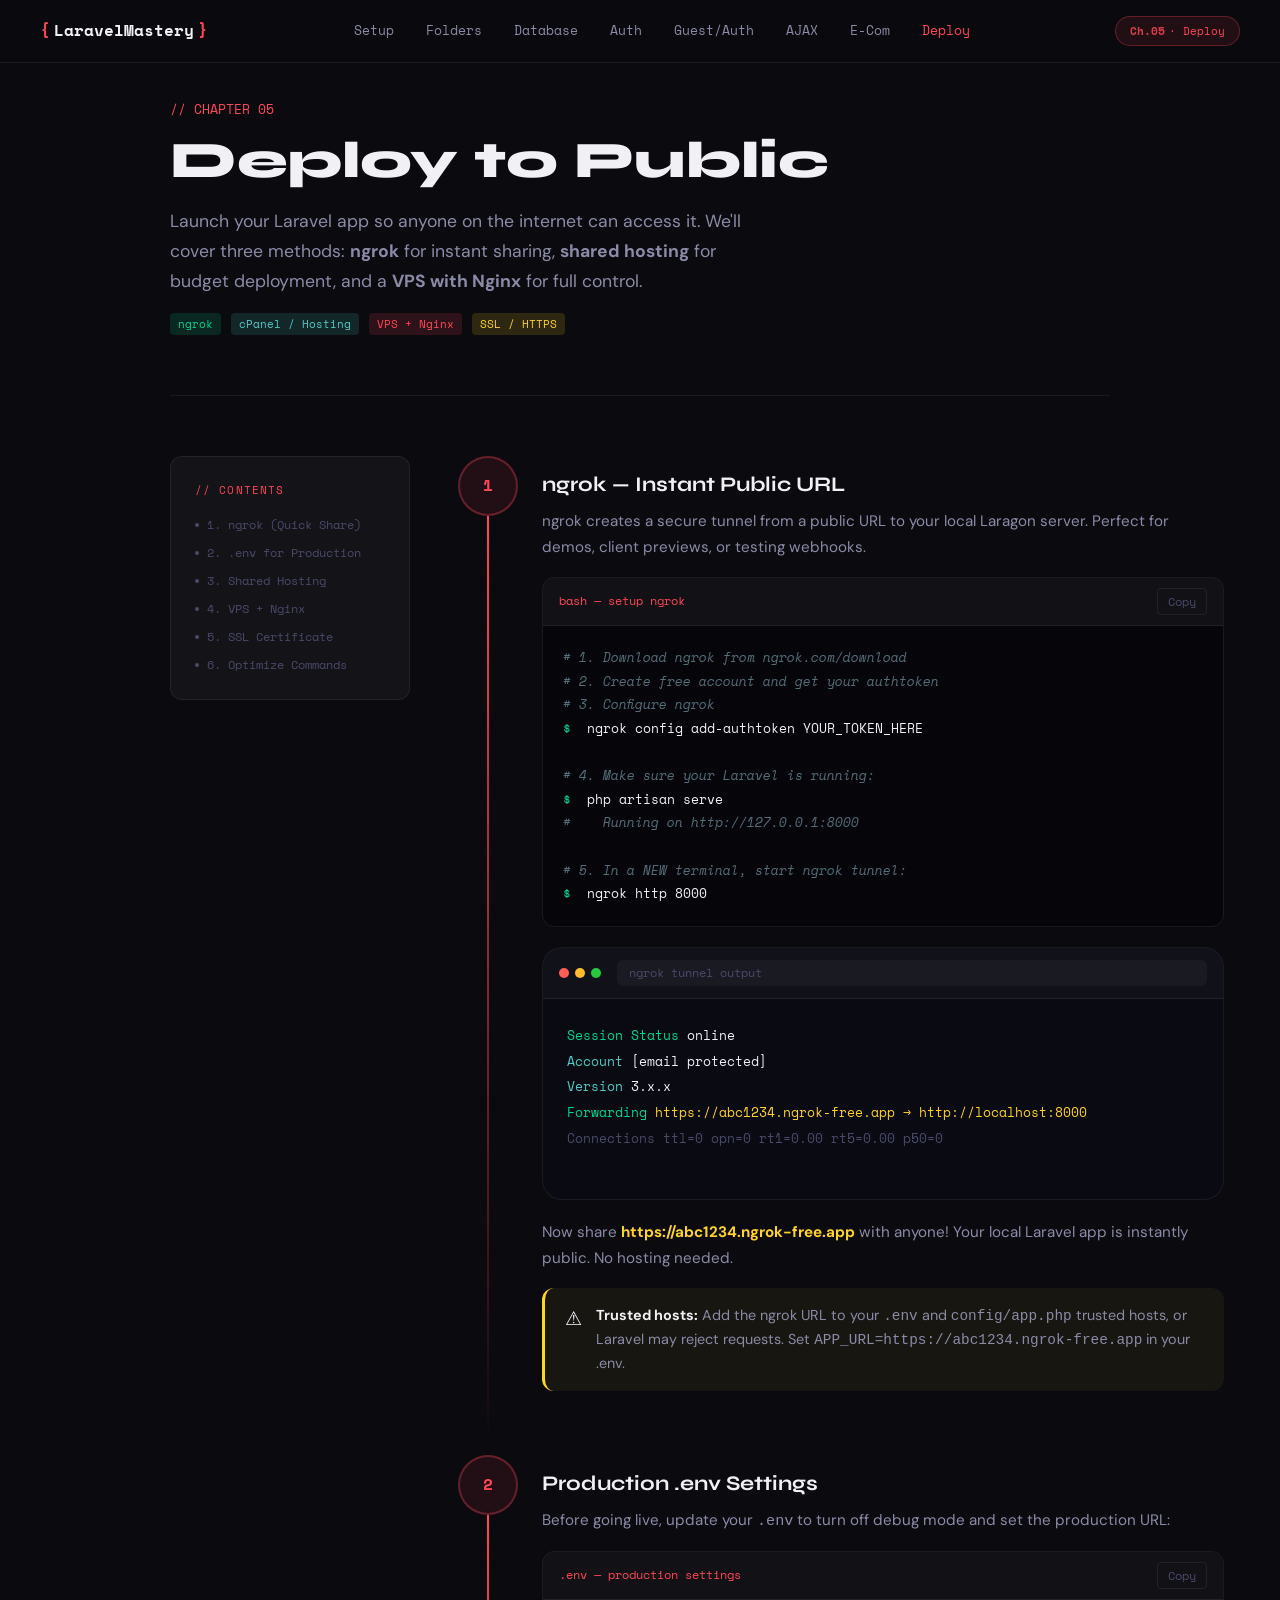
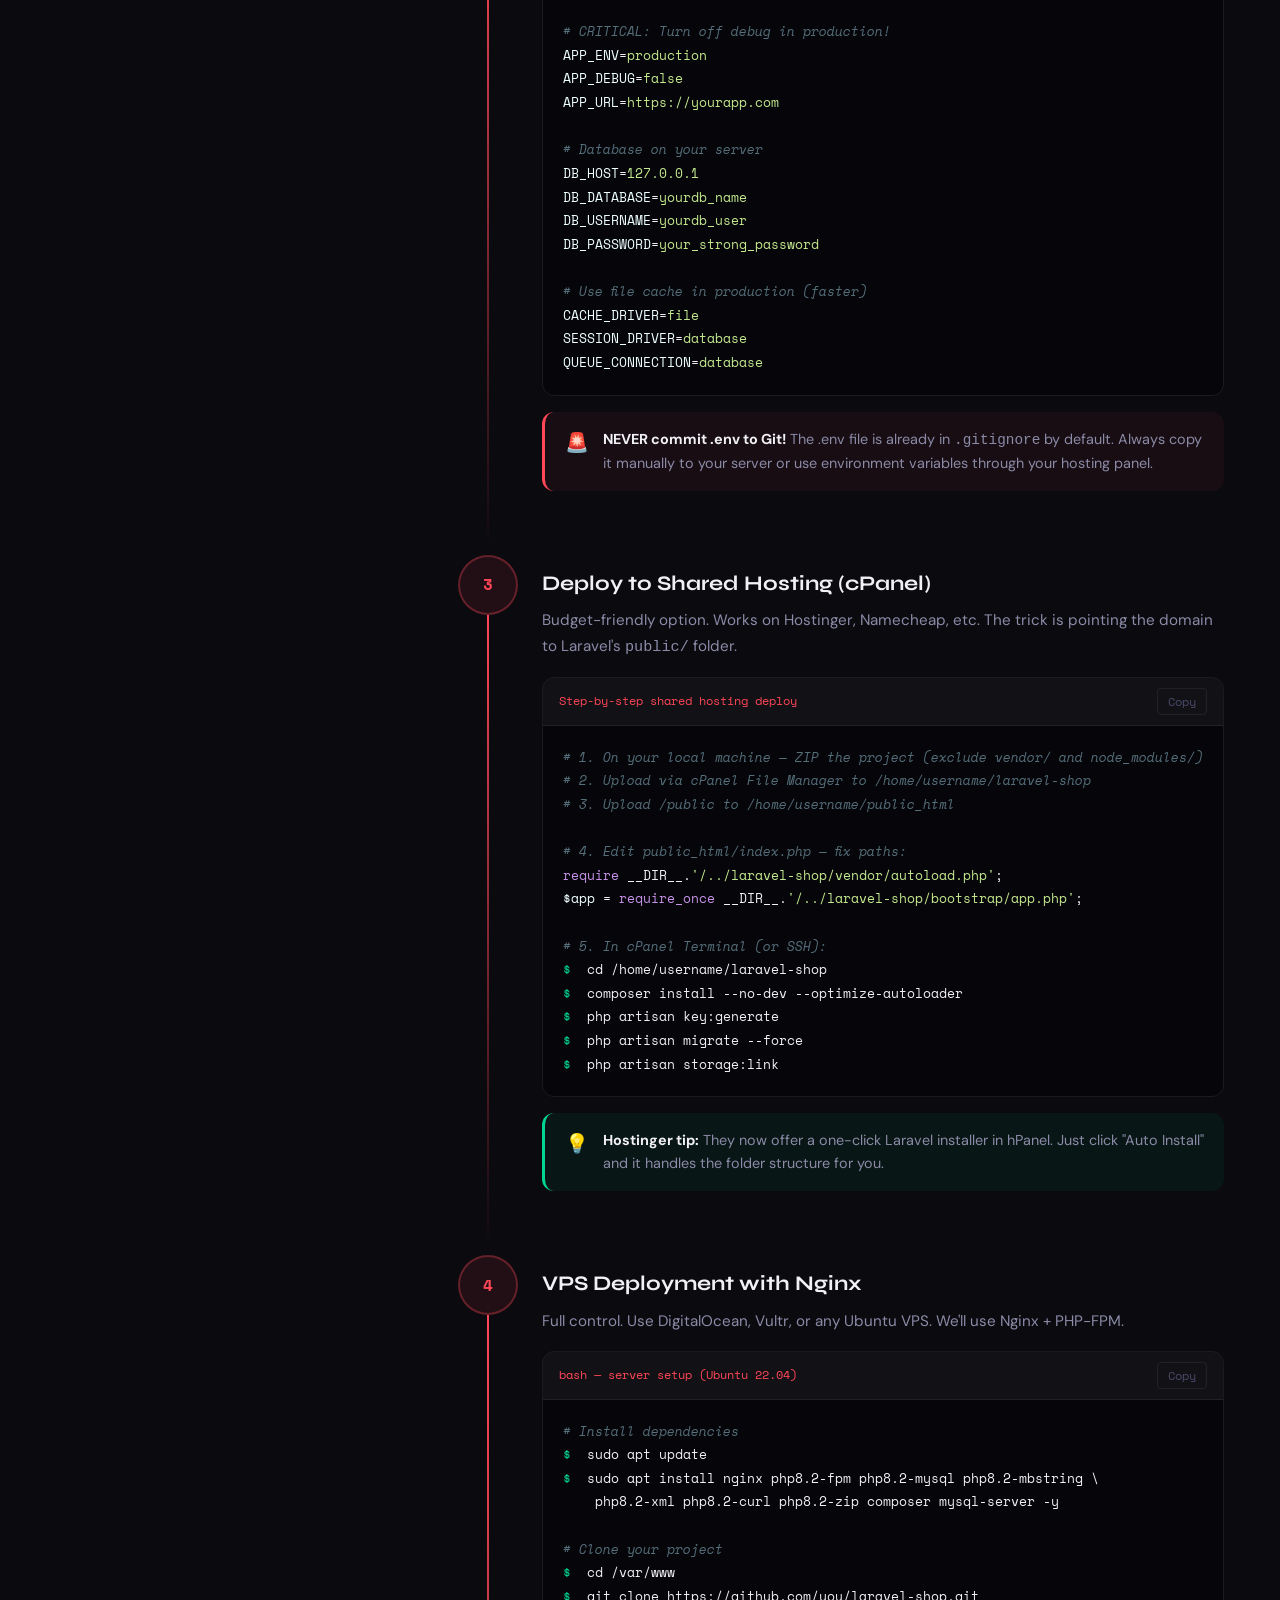
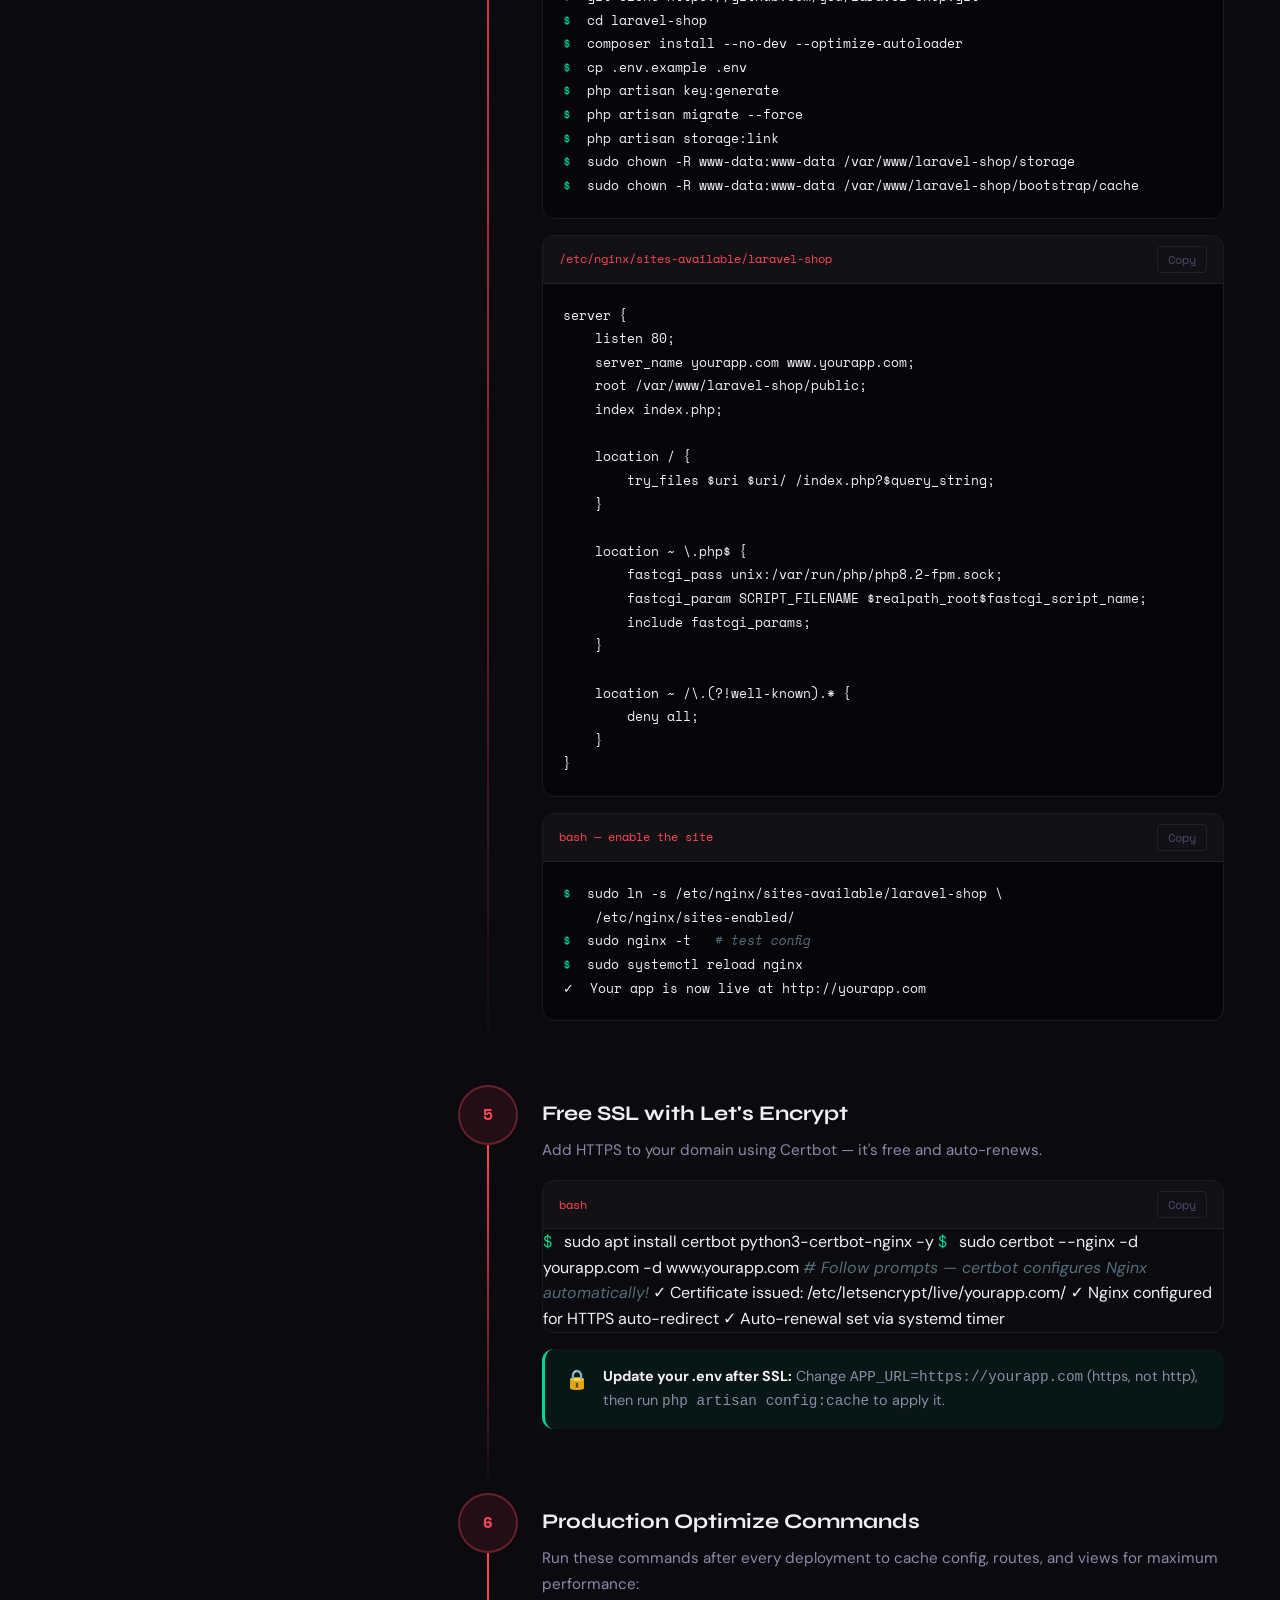
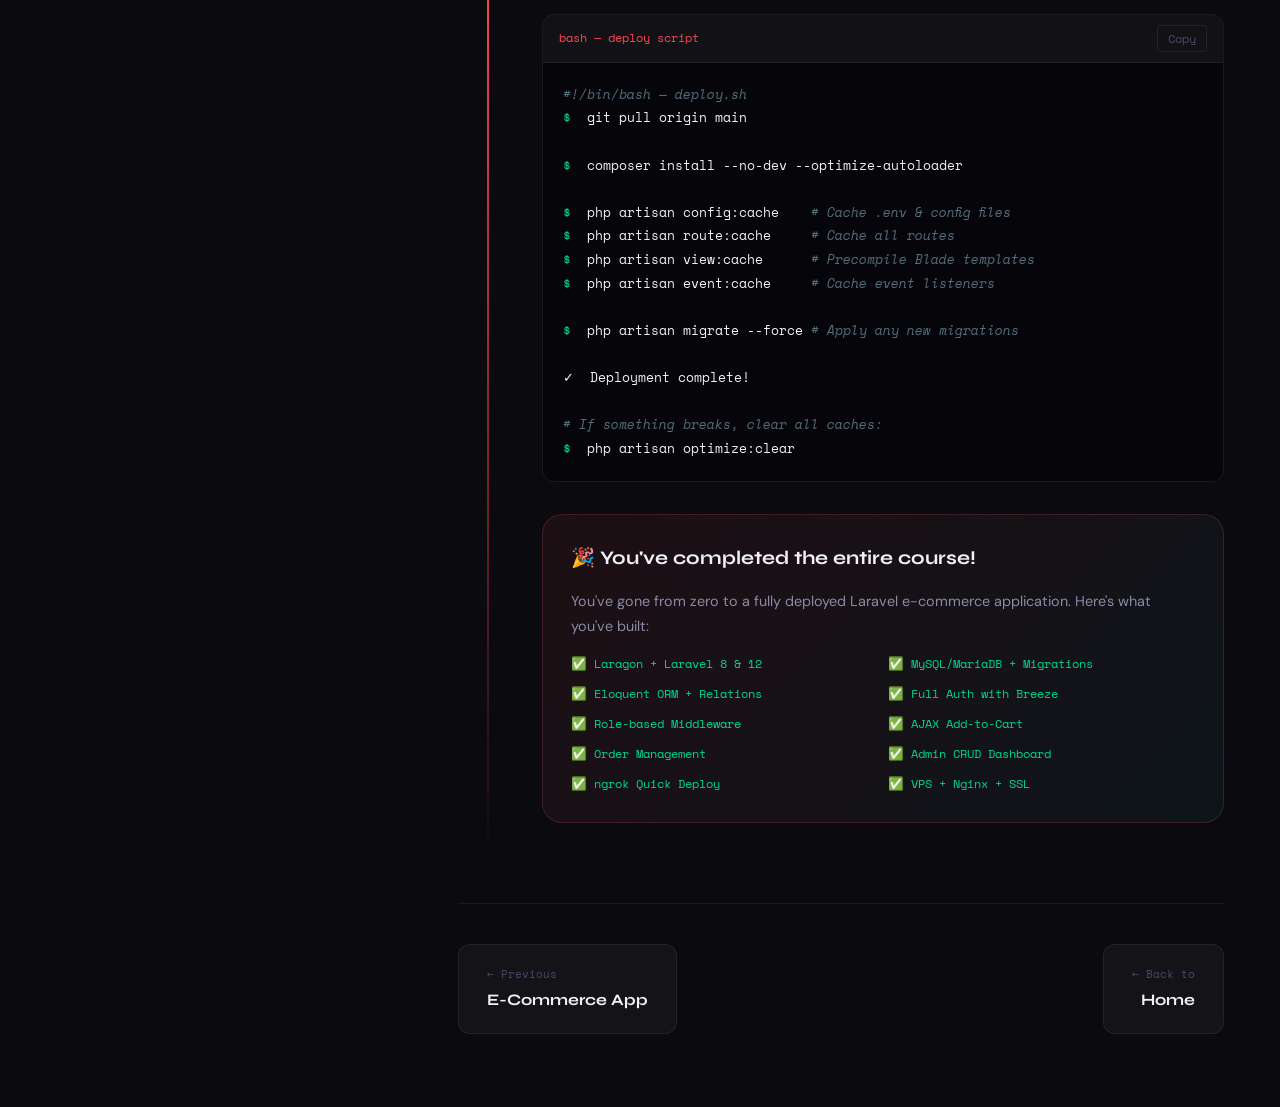
<file: html/chapter5.html>
<!DOCTYPE html>
<html lang="en">
<head>
  <meta charset="UTF-8"/>
  <meta name="viewport" content="width=device-width, initial-scale=1.0"/>
  <title>Chapter 5 — Deploy to Public | Laravel Mastery</title>

<link rel="stylesheet" href="../css/main.css"/>
  <link rel="stylesheet" href="../css/components.css"/>
  <link rel="stylesheet" href="../css/animations.css"/>
</head>
<body>

  <nav class="nav" id="nav">
    <a href="../index.html" class="nav__logo">
      <span class="nav__logo-bracket">{</span>
      <span class="nav__logo-text">LaravelMastery</span>
      <span class="nav__logo-bracket">}</span>
    </a>
    <div class="nav__links">
      <a href="chapter1.html">Setup</a>
      <a href="chapter-folders.html">Folders</a>
      <a href="chapter2.html">Database</a>
      <a href="chapter3.html">Auth</a>
      <a href="chapter-guest-auth.html">Guest/Auth</a>
      <a href="chapter-ajax.html">AJAX</a>
      <a href="chapter4.html">E-Com</a>
      <a href="chapter5.html" style="color:var(--accent-red)">Deploy</a>
    </div>
    <a href="../index.html" class="nav__badge" title="Back to Home — Deploy"><span class="nav__badge-num">Ch.05</span> · Deploy</a>
  </nav>

  <canvas id="bgCanvas"></canvas>

  <div class="chapter-page">
    <div class="chapter-hero">
      <p class="chapter-hero__num">// CHAPTER 05</p>
      <h1 class="chapter-hero__title">Deploy to Public</h1>
      <p class="chapter-hero__desc">
        Launch your Laravel app so anyone on the internet can access it.
        We'll cover three methods: <strong>ngrok</strong> for instant sharing,
        <strong>shared hosting</strong> for budget deployment,
        and a <strong>VPS with Nginx</strong> for full control.
      </p>
      <div style="display:flex;gap:10px;flex-wrap:wrap;margin-top:16px;">
        <span class="badge badge--green">ngrok</span>
        <span class="badge badge--blue">cPanel / Hosting</span>
        <span class="badge badge--red">VPS + Nginx</span>
        <span class="badge badge--yellow">SSL / HTTPS</span>
      </div>
    </div>

    <div class="chapter-layout">
      <aside>
        <div class="toc">
          <p class="toc__title">// Contents</p>
          <ul class="toc__list">
            <li class="toc__item"><a href="#ngrok">1. ngrok (Quick Share)</a></li>
            <li class="toc__item"><a href="#envprod">2. .env for Production</a></li>
            <li class="toc__item"><a href="#hosting">3. Shared Hosting</a></li>
            <li class="toc__item"><a href="#vps">4. VPS + Nginx</a></li>
            <li class="toc__item"><a href="#ssl">5. SSL Certificate</a></li>
            <li class="toc__item"><a href="#optimize">6. Optimize Commands</a></li>
          </ul>
        </div>
      </aside>

      <main>

        <!-- STEP 1 -->
        <div class="step reveal" id="ngrok">
          <div class="step__num">1</div>
          <div class="step__content">
            <h2 class="step__title">ngrok — Instant Public URL</h2>
            <p class="step__desc">
              ngrok creates a secure tunnel from a public URL to your local Laragon server.
              Perfect for demos, client previews, or testing webhooks.
            </p>

            <div class="code-block">
              <div class="code-block__header">
                <span class="code-block__lang">bash — setup ngrok</span>
                <button class="code-block__copy">Copy</button>
              </div>
              <pre><span class="cm"># 1. Download ngrok from ngrok.com/download</span>
<span class="cm"># 2. Create free account and get your authtoken</span>
<span class="cm"># 3. Configure ngrok</span>
<span class="t-prompt">$</span> ngrok config add-authtoken YOUR_TOKEN_HERE

<span class="cm"># 4. Make sure your Laravel is running:</span>
<span class="t-prompt">$</span> php artisan serve
<span class="cm">#    Running on http://127.0.0.1:8000</span>

<span class="cm"># 5. In a NEW terminal, start ngrok tunnel:</span>
<span class="t-prompt">$</span> ngrok http 8000</pre>
            </div>

            <div class="mockup-frame">
              <div class="mockup-frame__bar">
                <div class="mockup-frame__dots">
                  <div class="mockup-frame__dot mockup-frame__dot--r"></div>
                  <div class="mockup-frame__dot mockup-frame__dot--y"></div>
                  <div class="mockup-frame__dot mockup-frame__dot--g"></div>
                </div>
                <div class="mockup-frame__url">ngrok tunnel output</div>
              </div>
              <div class="mockup-frame__body">
                <div style="font-family:var(--font-mono);font-size:0.8rem;line-height:2;">
                  <div><span style="color:var(--accent-green);">Session Status</span>     online</div>
                  <div><span style="color:var(--accent-blue);">Account</span>           <a href="/cdn-cgi/l/email-protection" class="__cf_email__" data-cfemail="037a6c76716d626e6643666e626a6f2d606c6e">[email&#160;protected]</a></div>
                  <div><span style="color:var(--accent-blue);">Version</span>           3.x.x</div>
                  <div><span style="color:var(--accent-green);">Forwarding</span>        <span style="color:var(--accent-yellow);">https://abc1234.ngrok-free.app → http://localhost:8000</span></div>
                  <div style="color:var(--text-muted);">Connections        ttl=0 opn=0 rt1=0.00 rt5=0.00 p50=0</div>
                </div>
              </div>
            </div>

            <p class="step__desc" style="margin-top:16px;">
              Now share <strong style="color:var(--accent-yellow);">https://abc1234.ngrok-free.app</strong> with anyone!
              Your local Laravel app is instantly public. No hosting needed.
            </p>

            <div class="info-box info-box--warn">
              <div class="info-box__icon">⚠️</div>
              <div class="info-box__text">
                <strong>Trusted hosts:</strong> Add the ngrok URL to your <code>.env</code> and
                <code>config/app.php</code> trusted hosts, or Laravel may reject requests.
                Set <code>APP_URL=https://abc1234.ngrok-free.app</code> in your .env.
              </div>
            </div>
          </div>
        </div>

        <!-- STEP 2 -->
        <div class="step reveal" id="envprod">
          <div class="step__num">2</div>
          <div class="step__content">
            <h2 class="step__title">Production .env Settings</h2>
            <p class="step__desc">
              Before going live, update your <code>.env</code> to turn off debug mode and set the production URL:
            </p>

            <div class="code-block">
              <div class="code-block__header">
                <span class="code-block__lang">.env — production settings</span>
                <button class="code-block__copy">Copy</button>
              </div>
              <pre><span class="cm"># CRITICAL: Turn off debug in production!</span>
<span class="var">APP_ENV</span>=<span class="str">production</span>
<span class="var">APP_DEBUG</span>=<span class="str">false</span>
<span class="var">APP_URL</span>=<span class="str">https://yourapp.com</span>

<span class="cm"># Database on your server</span>
<span class="var">DB_HOST</span>=<span class="str">127.0.0.1</span>
<span class="var">DB_DATABASE</span>=<span class="str">yourdb_name</span>
<span class="var">DB_USERNAME</span>=<span class="str">yourdb_user</span>
<span class="var">DB_PASSWORD</span>=<span class="str">your_strong_password</span>

<span class="cm"># Use file cache in production (faster)</span>
<span class="var">CACHE_DRIVER</span>=<span class="str">file</span>
<span class="var">SESSION_DRIVER</span>=<span class="str">database</span>
<span class="var">QUEUE_CONNECTION</span>=<span class="str">database</span></pre>
            </div>

            <div class="info-box info-box--error">
              <div class="info-box__icon">🚨</div>
              <div class="info-box__text">
                <strong>NEVER commit .env to Git!</strong> The .env file is already in <code>.gitignore</code> by default.
                Always copy it manually to your server or use environment variables through your hosting panel.
              </div>
            </div>
          </div>
        </div>

        <!-- STEP 3 -->
        <div class="step reveal" id="hosting">
          <div class="step__num">3</div>
          <div class="step__content">
            <h2 class="step__title">Deploy to Shared Hosting (cPanel)</h2>
            <p class="step__desc">
              Budget-friendly option. Works on Hostinger, Namecheap, etc. The trick is pointing the
              domain to Laravel's <code>public/</code> folder.
            </p>

            <div class="code-block">
              <div class="code-block__header">
                <span class="code-block__lang">Step-by-step shared hosting deploy</span>
                <button class="code-block__copy">Copy</button>
              </div>
              <pre><span class="cm"># 1. On your local machine — ZIP the project (exclude vendor/ and node_modules/)</span>
<span class="cm"># 2. Upload via cPanel File Manager to /home/username/laravel-shop</span>
<span class="cm"># 3. Upload /public to /home/username/public_html</span>

<span class="cm"># 4. Edit public_html/index.php — fix paths:</span>
<span class="kw">require</span> __DIR__.<span class="str">'/../laravel-shop/vendor/autoload.php'</span>;
<span class="var">$app</span> = <span class="kw">require_once</span> __DIR__.<span class="str">'/../laravel-shop/bootstrap/app.php'</span>;

<span class="cm"># 5. In cPanel Terminal (or SSH):</span>
<span class="t-prompt">$</span> cd /home/username/laravel-shop
<span class="t-prompt">$</span> composer install --no-dev --optimize-autoloader
<span class="t-prompt">$</span> php artisan key:generate
<span class="t-prompt">$</span> php artisan migrate --force
<span class="t-prompt">$</span> php artisan storage:link</pre>
            </div>

            <div class="info-box info-box--tip">
              <div class="info-box__icon">💡</div>
              <div class="info-box__text">
                <strong>Hostinger tip:</strong> They now offer a one-click Laravel installer in hPanel.
                Just click "Auto Install" and it handles the folder structure for you.
              </div>
            </div>
          </div>
        </div>

        <!-- STEP 4 -->
        <div class="step reveal" id="vps">
          <div class="step__num">4</div>
          <div class="step__content">
            <h2 class="step__title">VPS Deployment with Nginx</h2>
            <p class="step__desc">
              Full control. Use DigitalOcean, Vultr, or any Ubuntu VPS. We'll use Nginx + PHP-FPM.
            </p>

            <div class="code-block">
              <div class="code-block__header">
                <span class="code-block__lang">bash — server setup (Ubuntu 22.04)</span>
                <button class="code-block__copy">Copy</button>
              </div>
              <pre><span class="cm"># Install dependencies</span>
<span class="t-prompt">$</span> sudo apt update
<span class="t-prompt">$</span> sudo apt install nginx php8.2-fpm php8.2-mysql php8.2-mbstring \
    php8.2-xml php8.2-curl php8.2-zip composer mysql-server -y

<span class="cm"># Clone your project</span>
<span class="t-prompt">$</span> cd /var/www
<span class="t-prompt">$</span> git clone https://github.com/you/laravel-shop.git
<span class="t-prompt">$</span> cd laravel-shop
<span class="t-prompt">$</span> composer install --no-dev --optimize-autoloader
<span class="t-prompt">$</span> cp .env.example .env
<span class="t-prompt">$</span> php artisan key:generate
<span class="t-prompt">$</span> php artisan migrate --force
<span class="t-prompt">$</span> php artisan storage:link
<span class="t-prompt">$</span> sudo chown -R www-data:www-data /var/www/laravel-shop/storage
<span class="t-prompt">$</span> sudo chown -R www-data:www-data /var/www/laravel-shop/bootstrap/cache</pre>
            </div>

            <div class="code-block">
              <div class="code-block__header">
                <span class="code-block__lang">/etc/nginx/sites-available/laravel-shop</span>
                <button class="code-block__copy">Copy</button>
              </div>
              <pre>server {
    listen 80;
    server_name yourapp.com www.yourapp.com;
    root /var/www/laravel-shop/public;
    index index.php;

    location / {
        try_files $uri $uri/ /index.php?$query_string;
    }

    location ~ \.php$ {
        fastcgi_pass unix:/var/run/php/php8.2-fpm.sock;
        fastcgi_param SCRIPT_FILENAME $realpath_root$fastcgi_script_name;
        include fastcgi_params;
    }

    location ~ /\.(?!well-known).* {
        deny all;
    }
}</pre>
            </div>

            <div class="code-block">
              <div class="code-block__header">
                <span class="code-block__lang">bash — enable the site</span>
                <button class="code-block__copy">Copy</button>
              </div>
              <pre><span class="t-prompt">$</span> sudo ln -s /etc/nginx/sites-available/laravel-shop \
    /etc/nginx/sites-enabled/
<span class="t-prompt">$</span> sudo nginx -t   <span class="cm"># test config</span>
<span class="t-prompt">$</span> sudo systemctl reload nginx
<span class="t-success">✓  Your app is now live at http://yourapp.com</span></pre>
            </div>
          </div>
        </div>

        <!-- STEP 5 -->
        <div class="step reveal" id="ssl">
          <div class="step__num">5</div>
          <div class="step__content">
            <h2 class="step__title">Free SSL with Let's Encrypt</h2>
            <p class="step__desc">
              Add HTTPS to your domain using Certbot — it's free and auto-renews.
            </p>

            <div class="code-block">
              <div class="code-block__header">
                <span class="code-block__lang">bash</span>
                <button class="code-block__copy">Copy</button>
              </div>
              <pre"><span class="t-prompt">$</span> sudo apt install certbot python3-certbot-nginx -y
<span class="t-prompt">$</span> sudo certbot --nginx -d yourapp.com -d www.yourapp.com

<span class="cm"># Follow prompts — certbot configures Nginx automatically!</span>
<span class="t-success">✓  Certificate issued: /etc/letsencrypt/live/yourapp.com/</span>
<span class="t-success">✓  Nginx configured for HTTPS auto-redirect</span>
<span class="t-success">✓  Auto-renewal set via systemd timer</span></pre>
            </div>

            <div class="info-box info-box--tip">
              <div class="info-box__icon">🔒</div>
              <div class="info-box__text">
                <strong>Update your .env after SSL:</strong> Change <code>APP_URL=https://yourapp.com</code>
                (https, not http), then run <code>php artisan config:cache</code> to apply it.
              </div>
            </div>
          </div>
        </div>

        <!-- STEP 6 -->
        <div class="step reveal" id="optimize">
          <div class="step__num">6</div>
          <div class="step__content">
            <h2 class="step__title">Production Optimize Commands</h2>
            <p class="step__desc">
              Run these commands after every deployment to cache config, routes, and views for maximum performance:
            </p>

            <div class="code-block">
              <div class="code-block__header">
                <span class="code-block__lang">bash — deploy script</span>
                <button class="code-block__copy">Copy</button>
              </div>
              <pre><span class="cm">#!/bin/bash — deploy.sh</span>
<span class="t-prompt">$</span> git pull origin main

<span class="t-prompt">$</span> composer install --no-dev --optimize-autoloader

<span class="t-prompt">$</span> php artisan config:cache    <span class="cm"># Cache .env & config files</span>
<span class="t-prompt">$</span> php artisan route:cache     <span class="cm"># Cache all routes</span>
<span class="t-prompt">$</span> php artisan view:cache      <span class="cm"># Precompile Blade templates</span>
<span class="t-prompt">$</span> php artisan event:cache     <span class="cm"># Cache event listeners</span>

<span class="t-prompt">$</span> php artisan migrate --force <span class="cm"># Apply any new migrations</span>

<span class="t-success">✓  Deployment complete!</span>

<span class="cm"># If something breaks, clear all caches:</span>
<span class="t-prompt">$</span> php artisan optimize:clear</pre>
            </div>

            <!-- FINAL SUMMARY -->
            <div style="margin-top:32px;padding:28px;background:linear-gradient(135deg,rgba(255,71,87,0.08),rgba(78,205,196,0.06));border:1px solid rgba(255,71,87,0.2);border-radius:var(--radius-lg);">
              <h3 style="font-family:var(--font-display);font-size:1.2rem;font-weight:700;margin-bottom:16px;">🎉 You've completed the entire course!</h3>
              <p style="color:var(--text-secondary);font-size:0.9rem;line-height:1.7;margin-bottom:16px;">
                You've gone from zero to a fully deployed Laravel e-commerce application. Here's what you've built:
              </p>
              <div style="display:grid;grid-template-columns:1fr 1fr;gap:10px;">
                <div style="font-family:var(--font-mono);font-size:0.78rem;color:var(--accent-green);">✅ Laragon + Laravel 8 & 12</div>
                <div style="font-family:var(--font-mono);font-size:0.78rem;color:var(--accent-green);">✅ MySQL/MariaDB + Migrations</div>
                <div style="font-family:var(--font-mono);font-size:0.78rem;color:var(--accent-green);">✅ Eloquent ORM + Relations</div>
                <div style="font-family:var(--font-mono);font-size:0.78rem;color:var(--accent-green);">✅ Full Auth with Breeze</div>
                <div style="font-family:var(--font-mono);font-size:0.78rem;color:var(--accent-green);">✅ Role-based Middleware</div>
                <div style="font-family:var(--font-mono);font-size:0.78rem;color:var(--accent-green);">✅ AJAX Add-to-Cart</div>
                <div style="font-family:var(--font-mono);font-size:0.78rem;color:var(--accent-green);">✅ Order Management</div>
                <div style="font-family:var(--font-mono);font-size:0.78rem;color:var(--accent-green);">✅ Admin CRUD Dashboard</div>
                <div style="font-family:var(--font-mono);font-size:0.78rem;color:var(--accent-green);">✅ ngrok Quick Deploy</div>
                <div style="font-family:var(--font-mono);font-size:0.78rem;color:var(--accent-green);">✅ VPS + Nginx + SSL</div>
              </div>
            </div>
          </div>
        </div>

        <div class="chapter-nav">
          <a href="chapter4.html" class="chapter-nav__link">
            <span class="chapter-nav__label">← Previous</span>
            <span class="chapter-nav__title">E-Commerce App</span>
          </a>
          <a href="../index.html" class="chapter-nav__link chapter-nav__link--next">
            <span class="chapter-nav__label">← Back to</span>
            <span class="chapter-nav__title">Home</span>
          </a>
        </div>

      </main>
    </div>
  </div>

  <script data-cfa

  <footer class="site-footer">
    <div class="site-footer__top">

      <div class="site-footer__brand">
        <a href="../index.html" class="site-footer__logo">
          <span class="site-footer__logo-bracket">{</span>
          <span>LaravelMastery</span>
          <span class="site-footer__logo-bracket">}</span>
        </a>
        <p class="site-footer__tagline">
          A complete Laravel tutorial series covering setup, database, authentication,
          AJAX, e-commerce, and deployment — built for Filipino developers.
        </p>
        <div class="site-footer__creator">
          <div class="site-footer__creator-avatar">👨&#x200D;💻</div>
          <div class="site-footer__creator-info">
            <div class="site-footer__creator-label">Created by</div>
            <div class="site-footer__creator-name">Ceron Matthew Calsena</div>
          </div>
        </div>
      </div>

      <div>
        <p class="site-footer__col-title">// Chapters</p>
        <ul class="site-footer__links">
          <li><a href="chapter1.html"><span class="link-arrow">▸</span> Ch.01 · Setup &amp; Laragon</a></li>
          <li><a href="chapter-folders.html"><span class="link-arrow">▸</span> Folders · Project Structure</a></li>
          <li><a href="chapter2.html"><span class="link-arrow">▸</span> Ch.02 · Database &amp; Models</a></li>
          <li><a href="chapter3.html"><span class="link-arrow">▸</span> Ch.03 · Auth &amp; Login</a></li>
          <li><a href="chapter-guest-auth.html"><span class="link-arrow">▸</span> Ch.3.5 · Guest vs Auth</a></li>
          <li><a href="chapter-ajax.html"><span class="link-arrow">▸</span> Ch.3.7 · AJAX &amp; Live Data</a></li>
          <li><a href="chapter4.html"><span class="link-arrow">▸</span> Ch.04 · E-Commerce App</a></li>
          <li><a href="chapter5.html"><span class="link-arrow">▸</span> Ch.05 · Deploy to Public</a></li>
        </ul>
      </div>

      <div>
        <p class="site-footer__col-title">// Stack</p>
        <ul class="site-footer__links">
          <li><a href="chapter1.html"><span class="link-arrow">▸</span> Laravel 8 &amp; 12</a></li>
          <li><a href="chapter1.html"><span class="link-arrow">▸</span> Laragon Local Dev</a></li>
          <li><a href="chapter2.html"><span class="link-arrow">▸</span> MySQL &amp; MariaDB</a></li>
          <li><a href="chapter2.html"><span class="link-arrow">▸</span> Eloquent ORM</a></li>
          <li><a href="chapter3.html"><span class="link-arrow">▸</span> Laravel Breeze Auth</a></li>
          <li><a href="chapter-ajax.html"><span class="link-arrow">▸</span> AJAX / Fetch API</a></li>
          <li><a href="chapter5.html"><span class="link-arrow">▸</span> ngrok &amp; VPS Deploy</a></li>
        </ul>
      </div>

    </div>
    <div class="site-footer__bottom">
      <p class="site-footer__copy">
        &copy; 2025 <strong>LaravelMastery</strong> &nbsp;&middot;&nbsp; Created by <strong>Ceron Matthew Calsena</strong> &nbsp;&middot;&nbsp; Made with ❤️ for the PHP community
      </p>
      <div class="site-footer__stack">
        <span class="site-footer__stack-label">Built with:</span>
        <div class="site-footer__stack-tags">
          <span class="site-footer__stack-tag">HTML</span>
          <span class="site-footer__stack-tag">CSS</span>
          <span class="site-footer__stack-tag">Vanilla JS</span>
          <span class="site-footer__stack-tag">No Framework</span>
        </div>
      </div>
    </div>
  </footer>

  <script src="../js/canvas.js"></script>
  <script src="../js/scroll.js"></script>
  <script src="../js/nav.js"></script>
</body>
</html>
</file>
<file: css/main.css>
/* ===================================================
   MAIN.CSS — Laravel Mastery Tutorial
   Dark developer theme with neon accents
   =================================================== */

/* Google Fonts — loads when online, falls back gracefully offline */
@import url('https://fonts.googleapis.com/css2?family=Space+Mono:ital,wght@0,400;0,700;1,400&family=Syne:wght@400;600;700;800&family=DM+Sans:wght@300;400;500&display=swap');

:root {
  --bg-primary: #0a0a0f;
  --bg-secondary: #0f0f1a;
  --bg-card: rgba(255,255,255,0.04);
  --bg-card-hover: rgba(255,255,255,0.07);

  --accent-red: #ff4757;
  --accent-orange: #ff6b35;
  --accent-green: #00d68f;
  --accent-blue: #4ecdc4;
  --accent-purple: #a855f7;
  --accent-yellow: #ffd32a;

  --text-primary: #f0f0f5;
  --text-secondary: #8b8ba8;
  --text-muted: #4a4a6a;

  --border: rgba(255,255,255,0.07);
  --border-glow: rgba(255,71,87,0.3);

  --font-display: 'Syne', 'Segoe UI', system-ui, -apple-system, sans-serif;
  --font-mono: 'Space Mono', 'Cascadia Code', 'Consolas', 'Courier New', monospace;
  --font-body: 'DM Sans', 'Segoe UI', system-ui, -apple-system, sans-serif;

  --radius: 12px;
  --radius-lg: 20px;
  --transition: 0.3s cubic-bezier(0.4,0,0.2,1);
}

*, *::before, *::after { box-sizing: border-box; margin: 0; padding: 0; }

html, body { background-color: #0a0a0f; color: #f0f0f5; }
html { scroll-behavior: smooth; }

body {
  background: var(--bg-primary);
  color: var(--text-primary);
  font-family: var(--font-body);
  line-height: 1.6;
  overflow-x: hidden;
}

a { text-decoration: none; color: inherit; }

/* ===== CANVAS ===== */
#bgCanvas {
  position: fixed;
  top: 0; left: 0;
  width: 100%; height: 100%;
  z-index: 0;
  pointer-events: none;
  opacity: 0.6;
}

/* ===== NAV ===== */
.nav {
  position: fixed;
  top: 0; left: 0; right: 0;
  z-index: 100;
  display: flex;
  align-items: center;
  justify-content: space-between;
  padding: 16px 40px;
  background: rgba(10,10,15,0.7);
  backdrop-filter: blur(20px);
  border-bottom: 1px solid var(--border);
  transition: var(--transition);
}

.nav.nav--scrolled {
  padding: 12px 40px;
  background: rgba(10,10,15,0.95);
}

.nav__logo {
  font-family: var(--font-mono);
  font-size: 1rem;
  font-weight: 700;
  display: flex;
  align-items: center;
  gap: 4px;
}

.nav__logo-bracket { color: var(--accent-red); }
.nav__logo-text { color: var(--text-primary); }

.nav__links {
  display: flex;
  gap: 32px;
}

.nav__links a {
  font-family: var(--font-mono);
  font-size: 0.8rem;
  color: var(--text-secondary);
  transition: var(--transition);
  position: relative;
}

.nav__links a::after {
  content: '';
  position: absolute;
  bottom: -4px; left: 0;
  width: 0; height: 1px;
  background: var(--accent-red);
  transition: width var(--transition);
}

.nav__links a:hover { color: var(--text-primary); }
.nav__links a:hover::after { width: 100%; }

.nav__badge {
  font-family: var(--font-mono);
  font-size: 0.7rem;
  padding: 5px 14px;
  border-radius: 999px;
  background: rgba(255,71,87,0.1);
  border: 1px solid rgba(255,71,87,0.3);
  color: var(--accent-red);
  cursor: pointer;
  transition: var(--transition);
  text-decoration: none;
  display: inline-flex;
  align-items: center;
  gap: 4px;
  white-space: nowrap;
}
.nav__badge:hover {
  background: rgba(255,71,87,0.22);
  border-color: var(--accent-red);
  color: white;
  transform: translateY(-1px);
  box-shadow: 0 4px 16px rgba(255,71,87,0.25);
}
.nav__badge-num {
  font-weight: 700;
  opacity: 0.85;
}

/* ===== HERO ===== */
.hero {
  position: relative;
  z-index: 1;
  min-height: 100vh;
  display: grid;
  grid-template-columns: 1fr 1fr;
  align-items: center;
  gap: 60px;
  padding: 120px 80px 80px;
  overflow: hidden;
}

.hero__glow {
  position: absolute;
  border-radius: 50%;
  filter: blur(120px);
  pointer-events: none;
  z-index: 0;
}

.hero__glow--1 {
  width: 600px; height: 600px;
  background: radial-gradient(circle, rgba(255,71,87,0.15) 0%, transparent 70%);
  top: -100px; left: -100px;
  animation: glowPulse 6s ease-in-out infinite;
}

.hero__glow--2 {
  width: 500px; height: 500px;
  background: radial-gradient(circle, rgba(78,205,196,0.1) 0%, transparent 70%);
  bottom: -50px; right: 200px;
  animation: glowPulse 8s ease-in-out infinite reverse;
}

.hero__content { position: relative; z-index: 2; }

.hero__label {
  display: inline-flex;
  align-items: center;
  gap: 8px;
  font-family: var(--font-mono);
  font-size: 0.8rem;
  color: var(--accent-green);
  margin-bottom: 24px;
  padding: 6px 14px;
  border: 1px solid rgba(0,214,143,0.2);
  border-radius: 999px;
  background: rgba(0,214,143,0.05);
}

.dot {
  width: 8px; height: 8px;
  border-radius: 50%;
}
.dot--green {
  background: var(--accent-green);
  box-shadow: 0 0 8px var(--accent-green);
  animation: dotBlink 1.5s ease-in-out infinite;
}

.hero__title {
  font-family: var(--font-display);
  font-size: clamp(2.8rem, 5vw, 4.5rem);
  font-weight: 800;
  line-height: 1.1;
  margin-bottom: 24px;
  display: flex;
  flex-direction: column;
}

.hero__title-line { display: block; }

.hero__title-line--accent {
  background: linear-gradient(135deg, var(--accent-red), var(--accent-orange));
  -webkit-background-clip: text;
  -webkit-text-fill-color: transparent;
  background-clip: text;
}

.hero__subtitle {
  font-size: 1.1rem;
  color: var(--text-secondary);
  max-width: 500px;
  margin-bottom: 28px;
  line-height: 1.7;
}

.hero__tags {
  display: flex;
  flex-wrap: wrap;
  gap: 8px;
  margin-bottom: 36px;
}

.tag {
  font-family: var(--font-mono);
  font-size: 0.72rem;
  padding: 4px 10px;
  border-radius: 6px;
  background: rgba(255,255,255,0.05);
  border: 1px solid var(--border);
  color: var(--text-secondary);
  transition: var(--transition);
}

.tag:hover {
  border-color: var(--accent-red);
  color: var(--accent-red);
}

.hero__cta {
  display: flex;
  gap: 16px;
  align-items: center;
}

/* ===== BUTTONS ===== */
.btn {
  display: inline-flex;
  align-items: center;
  gap: 10px;
  padding: 14px 28px;
  border-radius: var(--radius);
  font-family: var(--font-display);
  font-weight: 700;
  font-size: 0.95rem;
  cursor: pointer;
  transition: var(--transition);
  border: none;
  position: relative;
  overflow: hidden;
}

.btn::before {
  content: '';
  position: absolute;
  inset: 0;
  opacity: 0;
  transition: opacity var(--transition);
}

.btn:hover::before { opacity: 1; }

.btn--primary {
  background: linear-gradient(135deg, var(--accent-red), var(--accent-orange));
  color: white;
  box-shadow: 0 8px 32px rgba(255,71,87,0.3);
}

.btn--primary::before {
  background: linear-gradient(135deg, var(--accent-orange), var(--accent-red));
}

.btn--primary:hover {
  transform: translateY(-2px);
  box-shadow: 0 12px 40px rgba(255,71,87,0.5);
}

.btn--ghost {
  background: transparent;
  color: var(--text-secondary);
  border: 1px solid var(--border);
}

.btn--ghost:hover {
  border-color: var(--accent-blue);
  color: var(--accent-blue);
  transform: translateY(-2px);
}

/* ===== CODE WINDOW ===== */
.hero__code-window { position: relative; z-index: 2; }

.code-window {
  border-radius: var(--radius-lg);
  overflow: hidden;
  border: 1px solid var(--border);
  background: rgba(10,10,20,0.9);
  backdrop-filter: blur(20px);
  box-shadow: 0 24px 80px rgba(0,0,0,0.6), inset 0 1px 0 rgba(255,255,255,0.05);
}

.code-window__bar {
  display: flex;
  align-items: center;
  gap: 8px;
  padding: 14px 20px;
  background: rgba(255,255,255,0.03);
  border-bottom: 1px solid var(--border);
}

.code-window__dot {
  width: 12px; height: 12px;
  border-radius: 50%;
}
.code-window__dot--red    { background: #ff5f56; }
.code-window__dot--yellow { background: #ffbd2e; }
.code-window__dot--green  { background: #27c93f; }

.code-window__title {
  font-family: var(--font-mono);
  font-size: 0.72rem;
  color: var(--text-muted);
  margin-left: 12px;
}

.code-window__body {
  padding: 24px;
  font-family: var(--font-mono);
  font-size: 0.82rem;
  line-height: 1.8;
  min-height: 300px;
}

.code-window__body--pre {
  white-space: pre;
  overflow-x: auto;
  min-height: auto;
}

/* ===== TERMINAL ===== */
.t-prompt { color: var(--accent-green); margin-right: 8px; }
.t-cmd { color: var(--text-primary); }
.terminal-line { margin-bottom: 4px; }

.terminal-output .t-out  { color: var(--text-secondary); }
.terminal-output .t-success { color: var(--accent-green); }
.terminal-output .t-info { color: var(--accent-blue); }
.terminal-output .t-warn { color: var(--accent-yellow); }

/* ===== SCROLL HINT ===== */
.hero__scroll-hint {
  position: absolute;
  bottom: 40px;
  left: 50%;
  transform: translateX(-50%);
  display: flex;
  flex-direction: column;
  align-items: center;
  gap: 8px;
  font-family: var(--font-mono);
  font-size: 0.7rem;
  color: var(--text-muted);
  z-index: 2;
}

.scroll-arrow {
  width: 20px; height: 20px;
  border-right: 2px solid var(--text-muted);
  border-bottom: 2px solid var(--text-muted);
  transform: rotate(45deg);
  animation: scrollBounce 1.8s ease-in-out infinite;
}

/* ===== STRIP ===== */
.strip {
  position: relative;
  z-index: 1;
  background: rgba(255,71,87,0.04);
  border-top: 1px solid rgba(255,71,87,0.1);
  border-bottom: 1px solid rgba(255,71,87,0.1);
  padding: 20px 0;
  overflow: hidden;
}

.strip__inner {
  min-height: 36px;
  display: flex;
  gap: 32px;
  align-items: center;
  white-space: nowrap;
  font-family: var(--font-mono);
  font-size: 0.8rem;
  color: var(--text-secondary);
  animation: stripScroll 20s linear infinite;
}

.strip__sep { color: var(--accent-red); }

/* ===== SECTION HEADER ===== */
.section-header {
  text-align: center;
  margin-bottom: 60px;
}

.section-header__label {
  font-family: var(--font-mono);
  font-size: 0.8rem;
  color: var(--accent-red);
  margin-bottom: 12px;
  letter-spacing: 0.1em;
}

.section-header__title {
  font-family: var(--font-display);
  font-size: clamp(2rem, 4vw, 3rem);
  font-weight: 800;
  margin-bottom: 12px;
}

.section-header__sub {
  font-size: 1rem;
  color: var(--text-secondary);
}

/* ===== CHAPTERS ===== */
.chapters {
  position: relative;
  z-index: 1;
  padding: 100px 80px;
}

.chapters__grid {
  display: grid;
  grid-template-columns: repeat(3, 1fr);
  gap: 24px;
}

/* ===== CHAPTER CARDS ===== */
.chapter-card {
  display: flex;
  flex-direction: column;
  gap: 12px;
  padding: 32px;
  border-radius: var(--radius-lg);
  background: var(--bg-card);
  border: 1px solid var(--border);
  transition: var(--transition);
  cursor: pointer;
  position: relative;
  overflow: hidden;
}

.chapter-card::before {
  content: '';
  position: absolute;
  top: 0; left: 0; right: 0;
  height: 2px;
  opacity: 0;
  transition: opacity var(--transition);
}

.chapter-card--1::before { background: linear-gradient(90deg, var(--accent-red), var(--accent-orange)); }
.chapter-card--2::before { background: linear-gradient(90deg, var(--accent-blue), var(--accent-green)); }
.chapter-card--3::before { background: linear-gradient(90deg, var(--accent-purple), var(--accent-blue)); }
.chapter-card--4::before { background: linear-gradient(90deg, var(--accent-orange), var(--accent-yellow)); }
.chapter-card--5::before { background: linear-gradient(90deg, var(--accent-green), var(--accent-blue)); }
.chapter-card--bonus::before { background: linear-gradient(90deg, var(--accent-yellow), var(--accent-orange)); }

.chapter-card:hover {
  background: var(--bg-card-hover);
  transform: translateY(-6px);
  border-color: rgba(255,255,255,0.12);
  box-shadow: 0 20px 60px rgba(0,0,0,0.4);
}

.chapter-card:hover::before { opacity: 1; }

.chapter-card__num {
  font-family: var(--font-mono);
  font-size: 2.5rem;
  font-weight: 700;
  color: var(--text-muted);
  line-height: 1;
}

.chapter-card__icon { font-size: 2rem; }

.chapter-card__title {
  font-family: var(--font-display);
  font-size: 1.2rem;
  font-weight: 700;
}

.chapter-card__desc {
  font-size: 0.88rem;
  color: var(--text-secondary);
  line-height: 1.6;
}

.chapter-card__topics {
  list-style: none;
  display: flex;
  flex-direction: column;
  gap: 6px;
  margin-top: 4px;
}

.chapter-card__topics li {
  font-family: var(--font-mono);
  font-size: 0.75rem;
  color: var(--text-secondary);
  padding-left: 16px;
  position: relative;
}

.chapter-card__topics li::before {
  content: '▸';
  position: absolute;
  left: 0;
  color: var(--accent-red);
}

.chapter-card__cta {
  font-family: var(--font-mono);
  font-size: 0.78rem;
  color: var(--accent-red);
  margin-top: auto;
  padding-top: 12px;
  border-top: 1px solid var(--border);
  transition: var(--transition);
}

.chapter-card:hover .chapter-card__cta { letter-spacing: 0.05em; }

.chapter-card__badge {
  display: inline-block;
  font-family: var(--font-mono);
  font-size: 0.72rem;
  padding: 4px 12px;
  border-radius: 999px;
  background: rgba(255,211,42,0.1);
  border: 1px solid rgba(255,211,42,0.3);
  color: var(--accent-yellow);
  margin-top: auto;
  width: fit-content;
}

/* ===== TECH STACK ===== */
.techstack {
  position: relative;
  z-index: 1;
  padding: 100px 80px;
  background: rgba(255,255,255,0.01);
  border-top: 1px solid var(--border);
  border-bottom: 1px solid var(--border);
}

.techstack__grid {
  display: flex;
  flex-wrap: wrap;
  justify-content: center;
  gap: 16px;
}

.tech-item {
  display: flex;
  align-items: center;
  gap: 10px;
  padding: 14px 22px;
  border-radius: var(--radius);
  background: var(--bg-card);
  border: 1px solid var(--border);
  font-family: var(--font-mono);
  font-size: 0.85rem;
  color: var(--text-secondary);
  transition: var(--transition);
  cursor: default;
}

.tech-item__icon { font-size: 1.3rem; }

.tech-item:hover {
  background: var(--bg-card-hover);
  border-color: var(--accent-blue);
  color: var(--text-primary);
  transform: translateY(-3px);
}

/* ===== CODE PREVIEW SECTION ===== */
.code-preview {
  position: relative;
  z-index: 1;
  padding: 100px 80px;
}

.code-preview__tabs {
  display: flex;
  gap: 8px;
  margin-bottom: 24px;
  justify-content: center;
}

.tab-btn {
  font-family: var(--font-mono);
  font-size: 0.8rem;
  padding: 8px 20px;
  border-radius: 8px;
  border: 1px solid var(--border);
  background: transparent;
  color: var(--text-secondary);
  cursor: pointer;
  transition: var(--transition);
}

.tab-btn--active {
  background: rgba(255,71,87,0.1);
  border-color: var(--accent-red);
  color: var(--accent-red);
}

.tab-btn:hover:not(.tab-btn--active) {
  border-color: var(--text-muted);
  color: var(--text-primary);
}

.code-preview__window { max-width: 800px; margin: 0 auto; }

/* ===== FOOTER ===== */
/* ===== FOOTER ===== */
.site-footer {
  position: relative;
  z-index: 1;
  margin-top: 80px;
  border-top: 1px solid var(--border);
  background: linear-gradient(180deg, transparent 0%, rgba(255,71,87,0.03) 100%);
}

.site-footer__top {
  display: grid;
  grid-template-columns: 1.6fr 1fr 1fr;
  gap: 48px;
  padding: 60px 80px 48px;
  border-bottom: 1px solid var(--border);
}

.site-footer__brand {}

.site-footer__logo {
  font-family: var(--font-mono);
  font-size: 1.1rem;
  font-weight: 700;
  display: flex;
  align-items: center;
  gap: 4px;
  margin-bottom: 14px;
  text-decoration: none;
  color: var(--text-primary);
}

.site-footer__logo-bracket { color: var(--accent-red); }

.site-footer__tagline {
  font-size: 0.88rem;
  color: var(--text-secondary);
  line-height: 1.7;
  max-width: 300px;
  margin-bottom: 20px;
}

.site-footer__creator {
  display: inline-flex;
  align-items: center;
  gap: 10px;
  padding: 10px 16px;
  border-radius: var(--radius);
  background: rgba(255,71,87,0.07);
  border: 1px solid rgba(255,71,87,0.2);
}

.site-footer__creator-avatar {
  width: 34px; height: 34px;
  border-radius: 50%;
  background: linear-gradient(135deg, var(--accent-red), var(--accent-orange));
  display: flex; align-items: center; justify-content: center;
  font-size: 1rem;
  flex-shrink: 0;
}

.site-footer__creator-info {}

.site-footer__creator-label {
  font-family: var(--font-mono);
  font-size: 0.62rem;
  color: var(--text-muted);
  text-transform: uppercase;
  letter-spacing: 0.08em;
  line-height: 1;
  margin-bottom: 3px;
}

.site-footer__creator-name {
  font-family: var(--font-display);
  font-size: 0.88rem;
  font-weight: 700;
  color: var(--accent-red);
  line-height: 1;
}

.site-footer__col-title {
  font-family: var(--font-mono);
  font-size: 0.7rem;
  color: var(--accent-red);
  text-transform: uppercase;
  letter-spacing: 0.1em;
  margin-bottom: 16px;
}

.site-footer__links {
  list-style: none;
  display: flex;
  flex-direction: column;
  gap: 10px;
}

.site-footer__links a {
  font-size: 0.85rem;
  color: var(--text-muted);
  text-decoration: none;
  transition: var(--transition);
  display: flex;
  align-items: center;
  gap: 8px;
}

.site-footer__links a:hover { color: var(--text-primary); padding-left: 4px; }
.site-footer__links a .link-arrow { color: var(--accent-red); font-size: 0.7rem; opacity: 0; transition: var(--transition); }
.site-footer__links a:hover .link-arrow { opacity: 1; }

.site-footer__bottom {
  display: flex;
  align-items: center;
  justify-content: space-between;
  padding: 20px 80px;
  gap: 16px;
  flex-wrap: wrap;
}

.site-footer__copy {
  font-family: var(--font-mono);
  font-size: 0.72rem;
  color: var(--text-muted);
}

.site-footer__copy strong { color: var(--accent-red); }

.site-footer__stack {
  display: flex;
  align-items: center;
  gap: 8px;
  flex-wrap: wrap;
}

.site-footer__stack-label {
  font-family: var(--font-mono);
  font-size: 0.65rem;
  color: var(--text-muted);
}

.site-footer__stack-tags {
  display: flex;
  gap: 6px;
  flex-wrap: wrap;
}

.site-footer__stack-tag {
  font-family: var(--font-mono);
  font-size: 0.62rem;
  padding: 2px 8px;
  border-radius: 4px;
  background: rgba(255,255,255,0.04);
  border: 1px solid var(--border);
  color: var(--text-muted);
}

/* Legacy footer class kept for index.html compatibility */
.footer {
  display: none;
}

@media (max-width: 900px) {
  .site-footer__top { grid-template-columns: 1fr 1fr; padding: 40px 40px 32px; gap: 32px; }
  .site-footer__bottom { padding: 16px 40px; }
}

@media (max-width: 600px) {
  .site-footer__top { grid-template-columns: 1fr; padding: 32px 20px 24px; }
  .site-footer__bottom { padding: 14px 20px; flex-direction: column; align-items: flex-start; gap: 10px; }
}

/* ===== CHAPTER PAGE LAYOUT ===== */
.chapter-page {
  position: relative;
  z-index: 1;
  padding: 100px 80px 80px;
  max-width: 1100px;
  margin: 0 auto;
}

.chapter-hero {
  margin-bottom: 60px;
  padding-bottom: 60px;
  border-bottom: 1px solid var(--border);
}

.chapter-hero__num {
  font-family: var(--font-mono);
  font-size: 0.8rem;
  color: var(--accent-red);
  margin-bottom: 12px;
}

.chapter-hero__title {
  font-family: var(--font-display);
  font-size: clamp(2rem,4vw,3.5rem);
  font-weight: 800;
  margin-bottom: 16px;
  line-height: 1.15;
}

.chapter-hero__desc {
  font-size: 1.1rem;
  color: var(--text-secondary);
  max-width: 600px;
  line-height: 1.7;
}

/* ===== STEP CARDS ===== */
.step {
  display: grid;
  grid-template-columns: 60px 1fr;
  gap: 24px;
  margin-bottom: 48px;
  position: relative;
}

.step::after {
  content: '';
  position: absolute;
  left: 29px;
  top: 60px;
  bottom: -48px;
  width: 2px;
  background: linear-gradient(to bottom, var(--accent-red), transparent);
}

.step:last-child::after { display: none; }

.step__num {
  width: 60px; height: 60px;
  border-radius: 50%;
  background: rgba(255,71,87,0.1);
  border: 2px solid rgba(255,71,87,0.3);
  display: flex;
  align-items: center;
  justify-content: center;
  font-family: var(--font-mono);
  font-weight: 700;
  font-size: 1rem;
  color: var(--accent-red);
  flex-shrink: 0;
  position: relative;
  z-index: 1;
}

.step__content { padding-top: 12px; }

.step__title {
  font-family: var(--font-display);
  font-size: 1.3rem;
  font-weight: 700;
  margin-bottom: 8px;
}

.step__desc {
  color: var(--text-secondary);
  font-size: 0.95rem;
  line-height: 1.7;
  margin-bottom: 16px;
}

/* ===== INLINE CODE BLOCKS ===== */
.code-block {
  border-radius: var(--radius);
  overflow: hidden;
  border: 1px solid var(--border);
  margin: 16px 0;
}

.code-block__header {
  display: flex;
  align-items: center;
  justify-content: space-between;
  padding: 10px 16px;
  background: rgba(255,255,255,0.03);
  border-bottom: 1px solid var(--border);
}

.code-block__lang {
  font-family: var(--font-mono);
  font-size: 0.72rem;
  color: var(--accent-red);
}

.code-block__copy {
  font-family: var(--font-mono);
  font-size: 0.72rem;
  color: var(--text-muted);
  cursor: pointer;
  border: 1px solid var(--border);
  background: transparent;
  padding: 4px 10px;
  border-radius: 4px;
  transition: var(--transition);
}
.code-block__copy:hover { color: var(--accent-green); border-color: var(--accent-green); }

.code-block pre {
  padding: 20px;
  font-family: var(--font-mono);
  font-size: 0.82rem;
  line-height: 1.8;
  overflow-x: auto;
  color: var(--text-primary);
  background: rgba(0,0,0,0.3);
}

/* ===== SYNTAX HIGHLIGHTING ===== */
.kw  { color: #c792ea; }
.fn  { color: #82aaff; }
.str { color: #c3e88d; }
.cm  { color: #546e7a; font-style: italic; }
.num { color: #f78c6c; }
.var { color: #eeffff; }
.cl  { color: #ffcb6b; }
.tag-hl { color: var(--accent-red); }
.attr-hl { color: var(--accent-blue); }

/* ===== INFO BOXES ===== */
.info-box {
  display: flex;
  gap: 14px;
  padding: 16px 20px;
  border-radius: var(--radius);
  margin: 16px 0;
  font-size: 0.9rem;
  line-height: 1.6;
}

.info-box--tip   { background: rgba(0,214,143,0.06); border-left: 3px solid var(--accent-green); }
.info-box--warn  { background: rgba(255,211,42,0.06); border-left: 3px solid var(--accent-yellow); }
.info-box--error { background: rgba(255,71,87,0.06);  border-left: 3px solid var(--accent-red); }
.info-box--info  { background: rgba(78,205,196,0.06); border-left: 3px solid var(--accent-blue); }

.info-box__icon { font-size: 1.2rem; flex-shrink: 0; }
.info-box__text { color: var(--text-secondary); }
.info-box__text strong { color: var(--text-primary); }

/* ===== IMAGE MOCKUP ===== */
.mockup-frame {
  border-radius: var(--radius-lg);
  overflow: hidden;
  border: 1px solid var(--border);
  margin: 20px 0;
  background: rgba(10,10,20,0.9);
}

.mockup-frame__bar {
  display: flex;
  align-items: center;
  gap: 8px;
  padding: 12px 16px;
  background: rgba(255,255,255,0.03);
  border-bottom: 1px solid var(--border);
}

.mockup-frame__dots { display: flex; gap: 6px; }
.mockup-frame__dot { width: 10px; height: 10px; border-radius: 50%; }
.mockup-frame__dot--r { background: #ff5f56; }
.mockup-frame__dot--y { background: #ffbd2e; }
.mockup-frame__dot--g { background: #27c93f; }

.mockup-frame__url {
  flex: 1;
  background: rgba(255,255,255,0.04);
  border-radius: 6px;
  padding: 4px 12px;
  font-family: var(--font-mono);
  font-size: 0.72rem;
  color: var(--text-muted);
  margin-left: 8px;
}

.mockup-frame__body {
  padding: 24px;
  min-height: 200px;
}

/* ===== NAV PREV/NEXT ===== */
.chapter-nav {
  display: flex;
  justify-content: space-between;
  margin-top: 80px;
  padding-top: 40px;
  border-top: 1px solid var(--border);
  gap: 16px;
}

.chapter-nav__link {
  display: flex;
  flex-direction: column;
  gap: 4px;
  padding: 20px 28px;
  border-radius: var(--radius);
  border: 1px solid var(--border);
  background: var(--bg-card);
  transition: var(--transition);
  max-width: 280px;
}

.chapter-nav__link:hover {
  border-color: var(--accent-red);
  background: rgba(255,71,87,0.05);
  transform: translateY(-3px);
}

.chapter-nav__label {
  font-family: var(--font-mono);
  font-size: 0.7rem;
  color: var(--text-muted);
}

.chapter-nav__title {
  font-family: var(--font-display);
  font-weight: 700;
  font-size: 1rem;
}

.chapter-nav__link--next { align-items: flex-end; text-align: right; }

/* ===== RESPONSIVE ===== */
@media (max-width: 1024px) {
  .hero { grid-template-columns: 1fr; padding: 120px 40px 60px; }
  .hero__code-window { display: none; }
  .chapters { padding: 80px 40px; }
  .chapters__grid { grid-template-columns: repeat(2, 1fr); }
  .techstack { padding: 80px 40px; }
  .code-preview { padding: 80px 40px; }
  .chapter-page { padding: 120px 40px 60px; }
}

@media (max-width: 700px) {
  .nav { padding: 14px 20px; }
  .nav__links { display: none; }
  .hero { padding: 100px 20px 60px; }
  .chapters { padding: 60px 20px; }
  .chapters__grid { grid-template-columns: 1fr; }
  .chapter-page { padding: 100px 20px 60px; }
  .step { grid-template-columns: 48px 1fr; gap: 16px; }
  .footer { padding: 40px 20px; }
  .footer__links { flex-wrap: wrap; justify-content: center; gap: 12px; }
}
</file>
<file: css/components.css>
/* ===================================================
   COMPONENTS.CSS
   =================================================== */

/* Progress bar */
.progress-bar {
  position: fixed;
  top: 0; left: 0;
  height: 3px;
  background: linear-gradient(90deg, var(--accent-red), var(--accent-orange));
  z-index: 200;
  transition: width 0.1s linear;
}

/* Table of contents */
.toc {
  position: sticky;
  top: 100px;
  padding: 24px;
  border-radius: var(--radius);
  background: var(--bg-card);
  border: 1px solid var(--border);
  font-family: var(--font-mono);
  font-size: 0.78rem;
}

.toc__title {
  font-size: 0.7rem;
  color: var(--accent-red);
  text-transform: uppercase;
  letter-spacing: 0.1em;
  margin-bottom: 16px;
}

.toc__list { list-style: none; display: flex; flex-direction: column; gap: 8px; }

.toc__item a {
  color: var(--text-muted);
  transition: var(--transition);
  padding-left: 12px;
  position: relative;
  display: block;
}

.toc__item a::before {
  content: '';
  position: absolute;
  left: 0; top: 50%;
  transform: translateY(-50%);
  width: 4px; height: 4px;
  border-radius: 50%;
  background: var(--text-muted);
  transition: var(--transition);
}

.toc__item a:hover, .toc__item a.active {
  color: var(--accent-red);
}

.toc__item a:hover::before, .toc__item a.active::before {
  background: var(--accent-red);
  box-shadow: 0 0 6px var(--accent-red);
}

/* Two-column layout for chapter pages */
.chapter-layout {
  display: grid;
  grid-template-columns: 240px 1fr;
  gap: 48px;
  align-items: start;
}

@media (max-width: 900px) {
  .chapter-layout { grid-template-columns: 1fr; }
  .toc { display: none; }
}

/* Badge inline */
.badge {
  display: inline-block;
  font-family: var(--font-mono);
  font-size: 0.7rem;
  padding: 2px 8px;
  border-radius: 4px;
}

.badge--red    { background: rgba(255,71,87,0.15);  color: var(--accent-red); }
.badge--green  { background: rgba(0,214,143,0.15); color: var(--accent-green); }
.badge--blue   { background: rgba(78,205,196,0.15); color: var(--accent-blue); }
.badge--yellow { background: rgba(255,211,42,0.15); color: var(--accent-yellow); }

/* Section divider */
.divider {
  border: none;
  height: 1px;
  background: var(--border);
  margin: 48px 0;
}

/* Comparison table */
.compare-table {
  width: 100%;
  border-collapse: collapse;
  font-size: 0.88rem;
  margin: 20px 0;
}

.compare-table th {
  font-family: var(--font-mono);
  font-size: 0.78rem;
  color: var(--text-secondary);
  border-bottom: 2px solid var(--border);
  padding: 12px 16px;
  text-align: left;
}

.compare-table td {
  padding: 12px 16px;
  border-bottom: 1px solid var(--border);
  color: var(--text-secondary);
  vertical-align: top;
}

.compare-table tr:hover td { background: rgba(255,255,255,0.02); }

.compare-table td:first-child {
  font-family: var(--font-mono);
  font-size: 0.78rem;
  color: var(--accent-blue);
}

/* Folder tree */
.folder-tree {
  font-family: var(--font-mono);
  font-size: 0.82rem;
  line-height: 2;
  color: var(--text-secondary);
  background: rgba(0,0,0,0.3);
  padding: 20px;
  border-radius: var(--radius);
  border: 1px solid var(--border);
}

.folder-tree .dir  { color: var(--accent-blue); }
.folder-tree .file { color: var(--text-secondary); }
.folder-tree .hl   { color: var(--accent-green); font-weight: bold; }
.folder-tree .cm   { color: var(--text-muted); }

/* Quiz block */
.quiz-block {
  padding: 24px;
  border-radius: var(--radius);
  background: rgba(168,85,247,0.05);
  border: 1px solid rgba(168,85,247,0.2);
  margin: 24px 0;
}

.quiz-block__q {
  font-family: var(--font-display);
  font-weight: 600;
  margin-bottom: 16px;
}

.quiz-option {
  display: flex;
  align-items: center;
  gap: 12px;
  padding: 10px 16px;
  border-radius: 8px;
  border: 1px solid var(--border);
  margin-bottom: 8px;
  cursor: pointer;
  transition: var(--transition);
  font-size: 0.9rem;
}

.quiz-option:hover { border-color: var(--accent-purple); background: rgba(168,85,247,0.05); }
.quiz-option.correct { border-color: var(--accent-green); background: rgba(0,214,143,0.08); color: var(--accent-green); }
.quiz-option.wrong   { border-color: var(--accent-red);   background: rgba(255,71,87,0.08); color: var(--accent-red); }

/* Screenshot mockup - simulated UI */
.ui-mockup {
  border-radius: var(--radius);
  overflow: hidden;
  border: 1px solid var(--border);
  background: #1a1a2e;
  margin: 20px 0;
}

.ui-mockup__nav {
  background: #16213e;
  padding: 14px 20px;
  display: flex;
  align-items: center;
  justify-content: space-between;
  border-bottom: 1px solid var(--border);
}

.ui-mockup__nav-brand {
  font-family: var(--font-mono);
  font-size: 0.9rem;
  font-weight: 700;
  color: var(--accent-red);
}

.ui-mockup__nav-links {
  display: flex;
  gap: 20px;
  font-size: 0.8rem;
  color: var(--text-secondary);
}

.ui-mockup__body { padding: 24px; }

.ui-mockup__card {
  background: rgba(255,255,255,0.04);
  border: 1px solid var(--border);
  border-radius: 8px;
  padding: 16px;
  margin-bottom: 12px;
  display: flex;
  align-items: center;
  gap: 16px;
}

.ui-mockup__img-placeholder {
  width: 60px; height: 60px;
  border-radius: 8px;
  background: linear-gradient(135deg, var(--accent-red), var(--accent-orange));
  flex-shrink: 0;
  display: flex;
  align-items: center;
  justify-content: center;
  font-size: 1.5rem;
}

.ui-mockup__card-title {
  font-family: var(--font-display);
  font-size: 0.9rem;
  font-weight: 600;
  margin-bottom: 4px;
}

.ui-mockup__card-price {
  font-family: var(--font-mono);
  font-size: 0.85rem;
  color: var(--accent-green);
}

.ui-mockup__btn {
  margin-left: auto;
  padding: 6px 14px;
  border-radius: 6px;
  background: linear-gradient(135deg, var(--accent-red), var(--accent-orange));
  color: white;
  font-size: 0.75rem;
  font-family: var(--font-mono);
  border: none;
  cursor: pointer;
  white-space: nowrap;
}

/* flow diagram */
.flow {
  display: flex;
  align-items: center;
  gap: 0;
  overflow-x: auto;
  padding: 20px 0;
  margin: 20px 0;
}

.flow__node {
  flex-shrink: 0;
  padding: 10px 16px;
  border-radius: 8px;
  background: var(--bg-card);
  border: 1px solid var(--border);
  font-family: var(--font-mono);
  font-size: 0.78rem;
  color: var(--text-secondary);
  text-align: center;
  min-width: 100px;
}

.flow__node--active {
  border-color: var(--accent-red);
  color: var(--accent-red);
  background: rgba(255,71,87,0.08);
}

.flow__arrow {
  flex-shrink: 0;
  width: 40px;
  height: 2px;
  background: var(--border);
  position: relative;
}

.flow__arrow::after {
  content: '▸';
  position: absolute;
  right: -6px;
  top: 50%;
  transform: translateY(-50%);
  font-size: 0.6rem;
  color: var(--text-muted);
}
</file>
<file: css/animations.css>
/* ===================================================
   ANIMATIONS.CSS
   =================================================== */

@keyframes glowPulse {
  0%, 100% { transform: scale(1); opacity: 0.8; }
  50%       { transform: scale(1.1); opacity: 1; }
}

@keyframes dotBlink {
  0%, 100% { opacity: 1; box-shadow: 0 0 8px var(--accent-green); }
  50%       { opacity: 0.4; box-shadow: 0 0 4px var(--accent-green); }
}

@keyframes scrollBounce {
  0%, 100% { transform: rotate(45deg) translateY(0); opacity: 1; }
  50%       { transform: rotate(45deg) translateY(6px); opacity: 0.5; }
}

@keyframes stripScroll {
  from { transform: translateX(0); }
  to   { transform: translateX(-50%); }
}

@keyframes fadeInUp {
  from { opacity: 0; transform: translateY(30px); }
  to   { opacity: 1; transform: translateY(0); }
}

@keyframes fadeInLeft {
  from { opacity: 0; transform: translateX(-30px); }
  to   { opacity: 1; transform: translateX(0); }
}

@keyframes fadeInRight {
  from { opacity: 0; transform: translateX(30px); }
  to   { opacity: 1; transform: translateX(0); }
}

@keyframes scaleIn {
  from { opacity: 0; transform: scale(0.92); }
  to   { opacity: 1; transform: scale(1); }
}

@keyframes typingBlink {
  0%, 100% { border-color: var(--accent-green); }
  50%       { border-color: transparent; }
}

/* Reveal on scroll */
.reveal {
  opacity: 0;
  transform: translateY(32px);
  transition: opacity 0.6s cubic-bezier(0.4,0,0.2,1),
              transform 0.6s cubic-bezier(0.4,0,0.2,1);
}

.reveal.visible {
  opacity: 1;
  transform: translateY(0);
}

.reveal-section {
  opacity: 0;
  transform: translateY(20px);
  transition: opacity 0.7s ease, transform 0.7s ease;
}

.reveal-section.visible {
  opacity: 1;
  transform: translateY(0);
}

/* Stagger children */
.chapter-card:nth-child(1) { transition-delay: 0.0s; }
.chapter-card:nth-child(2) { transition-delay: 0.08s; }
.chapter-card:nth-child(3) { transition-delay: 0.16s; }
.chapter-card:nth-child(4) { transition-delay: 0.24s; }
.chapter-card:nth-child(5) { transition-delay: 0.32s; }
.chapter-card:nth-child(6) { transition-delay: 0.40s; }

.tech-item:nth-child(1)  { transition-delay: 0.00s; }
.tech-item:nth-child(2)  { transition-delay: 0.05s; }
.tech-item:nth-child(3)  { transition-delay: 0.10s; }
.tech-item:nth-child(4)  { transition-delay: 0.15s; }
.tech-item:nth-child(5)  { transition-delay: 0.20s; }
.tech-item:nth-child(6)  { transition-delay: 0.25s; }
.tech-item:nth-child(7)  { transition-delay: 0.30s; }
.tech-item:nth-child(8)  { transition-delay: 0.35s; }
.tech-item:nth-child(9)  { transition-delay: 0.40s; }
.tech-item:nth-child(10) { transition-delay: 0.45s; }
.tech-item:nth-child(11) { transition-delay: 0.50s; }
.tech-item:nth-child(12) { transition-delay: 0.55s; }

/* Step reveal */
.step {
  opacity: 0;
  transform: translateY(20px);
  transition: opacity 0.5s ease, transform 0.5s ease;
}

.step.visible {
  opacity: 1;
  transform: translateY(0);
}

/* Particle float */
@keyframes particleFloat {
  0%   { transform: translateY(0px) rotate(0deg);   opacity: 0.6; }
  50%  { transform: translateY(-30px) rotate(180deg); opacity: 0.9; }
  100% { transform: translateY(0px) rotate(360deg); opacity: 0.6; }
}

/* Gradient shift */
@keyframes gradientShift {
  0%   { background-position: 0% 50%; }
  50%  { background-position: 100% 50%; }
  100% { background-position: 0% 50%; }
}

/* Hero title entrance */
.hero__content {
  animation: fadeInLeft 0.9s cubic-bezier(0.4,0,0.2,1) forwards;
}

.hero__code-window {
  animation: fadeInRight 0.9s cubic-bezier(0.4,0,0.2,1) 0.2s forwards;
}

.hero__label {
  animation: fadeInUp 0.6s ease 0.1s forwards;
}

.hero__title {
  animation: fadeInUp 0.6s ease 0.2s forwards;
}

.hero__subtitle {
  animation: fadeInUp 0.6s ease 0.3s forwards;
}

.hero__tags {
  animation: fadeInUp 0.6s ease 0.4s forwards;
}

.hero__cta {
  animation: fadeInUp 0.6s ease 0.5s forwards;
}

/* Cursor blink for typing */
.typing-cursor {
  display: inline-block;
  width: 2px;
  height: 1em;
  background: var(--accent-green);
  margin-left: 2px;
  vertical-align: middle;
  animation: typingBlink 0.8s ease-in-out infinite;
}

/* Code highlight fade-in */
.code-tab-enter {
  animation: scaleIn 0.3s ease forwards;
}

/* Shimmer loading */
@keyframes shimmer {
  from { background-position: -200% 0; }
  to   { background-position:  200% 0; }
}

.shimmer {
  background: linear-gradient(90deg,
    rgba(255,255,255,0.03) 25%,
    rgba(255,255,255,0.07) 50%,
    rgba(255,255,255,0.03) 75%
  );
  background-size: 200% 100%;
  animation: shimmer 1.5s infinite;
}

/* Neon pulse on hover for accent elements */
.neon-pulse:hover {
  animation: neonPulse 1s ease-in-out infinite;
}

@keyframes neonPulse {
  0%, 100% { text-shadow: 0 0 8px var(--accent-red), 0 0 20px var(--accent-red); }
  50%       { text-shadow: 0 0 4px var(--accent-red); }
}


/* ── Safety: ensure hero elements are always visible even if animation fails ── */
.hero__content,
.hero__code-window,
.hero__label,
.hero__title,
.hero__subtitle,
.hero__tags,
.hero__cta {
  opacity: 1;
}

/* ── Chapter hero is always above the fold — never hide it ── */
.chapter-hero {
  opacity: 1 !important;
  transform: none !important;
}

/* ── Ensure .reveal.visible always shows regardless of animation state ── */
.reveal.visible,
.reveal-section.visible,
.step.visible {
  opacity: 1 !important;
  transform: translateY(0) !important;
}
</file>
